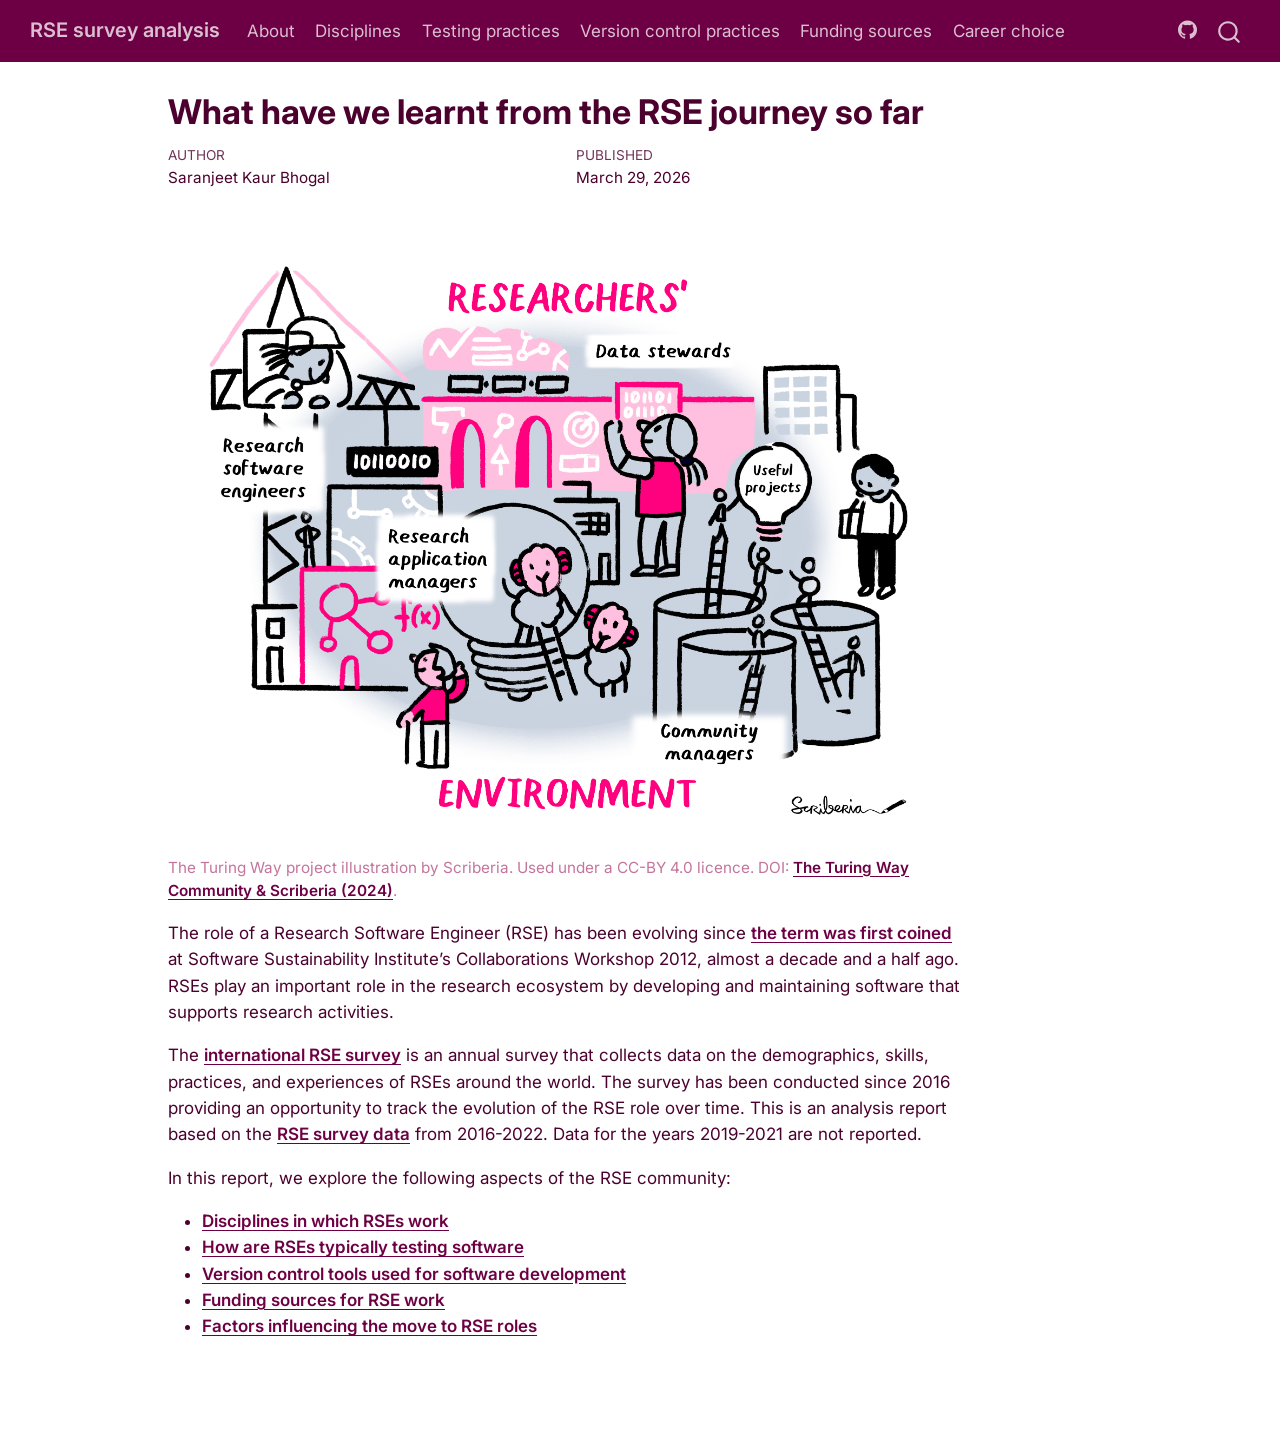
<file: index.html>
<!DOCTYPE html>
<html xmlns="http://www.w3.org/1999/xhtml" lang="en" xml:lang="en"><head>

<meta charset="utf-8">
<meta name="generator" content="quarto-1.9.36">

<meta name="viewport" content="width=device-width, initial-scale=1.0, user-scalable=yes">

<meta name="author" content="Saranjeet Kaur Bhogal">
<meta name="dcterms.date" content="2026-03-29">

<title>What have we learnt from the RSE journey so far – RSE survey analysis</title>
<style>
/* Default styles provided by pandoc.
** See https://pandoc.org/MANUAL.html#variables-for-html for config info.
*/
code{white-space: pre-wrap;}
span.smallcaps{font-variant: small-caps;}
div.columns{display: flex; gap: min(4vw, 1.5em);}
div.column{flex: auto; overflow-x: auto;}
div.hanging-indent{margin-left: 1.5em; text-indent: -1.5em;}
ul.task-list{list-style: none;}
ul.task-list li input[type="checkbox"] {
  width: 0.8em;
  margin: 0 0.8em 0.2em -1em; /* quarto-specific, see https://github.com/quarto-dev/quarto-cli/issues/4556 */ 
  vertical-align: middle;
}
</style>


<script src="site_libs/quarto-nav/quarto-nav.js"></script>
<script src="site_libs/quarto-nav/headroom.min.js"></script>
<script src="site_libs/clipboard/clipboard.min.js"></script>
<script src="site_libs/quarto-search/autocomplete.umd.js"></script>
<script src="site_libs/quarto-search/fuse.min.js"></script>
<script src="site_libs/quarto-search/quarto-search.js"></script>
<meta name="quarto:offset" content="./">
<script src="site_libs/quarto-html/quarto.js" type="module"></script>
<script src="site_libs/quarto-html/tabsets/tabsets.js" type="module"></script>
<script src="site_libs/quarto-html/popper.min.js"></script>
<script src="site_libs/quarto-html/tippy.umd.min.js"></script>
<script src="site_libs/quarto-html/anchor.min.js"></script>
<link href="site_libs/quarto-html/tippy.css" rel="stylesheet">
<link href="site_libs/quarto-html/quarto-syntax-highlighting-03a7fa63c066d32c082a9fb980bb0fa7.css" rel="stylesheet" class="quarto-color-scheme" id="quarto-text-highlighting-styles">
<link href="site_libs/quarto-html/quarto-syntax-highlighting-dark-ad4c53b191d7efefe095fb1b6208a05a.css" rel="stylesheet" class="quarto-color-scheme quarto-color-alternate" id="quarto-text-highlighting-styles">
<link href="site_libs/quarto-html/quarto-syntax-highlighting-03a7fa63c066d32c082a9fb980bb0fa7.css" rel="stylesheet" class="quarto-color-scheme-extra" id="quarto-text-highlighting-styles">
<script src="site_libs/bootstrap/bootstrap.min.js"></script>
<link href="site_libs/bootstrap/bootstrap-icons.css" rel="stylesheet">
<link href="site_libs/bootstrap/bootstrap-b75ac1ecbfc66c51b5b46fe2451bbc41.min.css" rel="stylesheet" append-hash="true" class="quarto-color-scheme" id="quarto-bootstrap" data-mode="light">
<link href="site_libs/bootstrap/bootstrap-dark-b75ac1ecbfc66c51b5b46fe2451bbc41.min.css" rel="stylesheet" append-hash="true" class="quarto-color-scheme quarto-color-alternate" id="quarto-bootstrap" data-mode="light">
<link href="site_libs/bootstrap/bootstrap-b75ac1ecbfc66c51b5b46fe2451bbc41.min.css" rel="stylesheet" append-hash="true" class="quarto-color-scheme-extra" id="quarto-bootstrap" data-mode="light">
<script id="quarto-search-options" type="application/json">{
  "location": "navbar",
  "copy-button": false,
  "collapse-after": 3,
  "panel-placement": "end",
  "type": "overlay",
  "limit": 50,
  "keyboard-shortcut": [
    "f",
    "/",
    "s"
  ],
  "show-item-context": false,
  "language": {
    "search-no-results-text": "No results",
    "search-matching-documents-text": "matching documents",
    "search-copy-link-title": "Copy link to search",
    "search-hide-matches-text": "Hide additional matches",
    "search-more-match-text": "more match in this document",
    "search-more-matches-text": "more matches in this document",
    "search-clear-button-title": "Clear",
    "search-text-placeholder": "",
    "search-detached-cancel-button-title": "Cancel",
    "search-submit-button-title": "Submit",
    "search-label": "Search"
  }
}</script>


</head>

<body class="nav-fixed quarto-light">

<div id="quarto-search-results"></div>
  <header id="quarto-header" class="headroom fixed-top">
    <nav class="navbar navbar-expand-lg " data-bs-theme="dark">
      <div class="navbar-container container-fluid">
      <div class="navbar-brand-container mx-auto">
    <a class="navbar-brand" href="./index.html">
    <span class="navbar-title">RSE survey analysis</span>
    </a>
  </div>
            <div id="quarto-search" class="" title="Search"></div>
          <button class="navbar-toggler" type="button" data-bs-toggle="collapse" data-bs-target="#navbarCollapse" aria-controls="navbarCollapse" role="menu" aria-expanded="false" aria-label="Toggle navigation" onclick="if (window.quartoToggleHeadroom) { window.quartoToggleHeadroom(); }">
  <span class="navbar-toggler-icon"></span>
</button>
          <div class="collapse navbar-collapse" id="navbarCollapse">
            <ul class="navbar-nav navbar-nav-scroll me-auto">
  <li class="nav-item">
    <a class="nav-link active" href="./index.html" aria-current="page"> 
<span class="menu-text">About</span></a>
  </li>  
  <li class="nav-item">
    <a class="nav-link" href="./disciplines.html"> 
<span class="menu-text">Disciplines</span></a>
  </li>  
  <li class="nav-item">
    <a class="nav-link" href="./testing.html"> 
<span class="menu-text">Testing practices</span></a>
  </li>  
  <li class="nav-item">
    <a class="nav-link" href="./version.html"> 
<span class="menu-text">Version control practices</span></a>
  </li>  
  <li class="nav-item">
    <a class="nav-link" href="./funding.html"> 
<span class="menu-text">Funding sources</span></a>
  </li>  
  <li class="nav-item">
    <a class="nav-link" href="./career_choice.html"> 
<span class="menu-text">Career choice</span></a>
  </li>  
</ul>
            <ul class="navbar-nav navbar-nav-scroll ms-auto">
  <li class="nav-item compact">
    <a class="nav-link" href="https://github.com/SaranjeetKaur/RSE_historical_analysis"> <i class="bi bi-github" role="img">
</i> 
<span class="menu-text"></span></a>
  </li>  
</ul>
          </div> <!-- /navcollapse -->
            <div class="quarto-navbar-tools">
</div>
      </div> <!-- /container-fluid -->
    </nav>
</header>
<!-- content -->
<div id="quarto-content" class="quarto-container page-columns page-rows-contents page-layout-article page-navbar">
<!-- sidebar -->
<!-- margin-sidebar -->
    <div id="quarto-margin-sidebar" class="sidebar margin-sidebar zindex-bottom">
        
    </div>
<!-- main -->
<main class="content" id="quarto-document-content">

<header id="title-block-header" class="quarto-title-block default">
<div class="quarto-title">
<h1 class="title">What have we learnt from the RSE journey so far</h1>
</div>



<div class="quarto-title-meta">

    <div>
    <div class="quarto-title-meta-heading">Author</div>
    <div class="quarto-title-meta-contents">
             <p>Saranjeet Kaur Bhogal </p>
          </div>
  </div>
    
    <div>
    <div class="quarto-title-meta-heading">Published</div>
    <div class="quarto-title-meta-contents">
      <p class="date">March 29, 2026</p>
    </div>
  </div>
  
    
  </div>
  


</header>


<div class="quarto-figure quarto-figure-center">
<figure class="figure">
<p><img src="fig/research_environment.jpg" class="img-fluid figure-img"></p>
<figcaption>The Turing Way project illustration by Scriberia. Used under a CC-BY 4.0 licence. DOI: <a href="https://doi.org/10.5281/ZENODO.3332807">The Turing Way Community &amp; Scriberia (2024)</a>.</figcaption>
</figure>
</div>
<p>The role of a Research Software Engineer (RSE) has been evolving since <a href="https://www.software.ac.uk/about/research-software-engineers">the term was first coined</a> at Software Sustainability Institute’s Collaborations Workshop 2012, almost a decade and a half ago. RSEs play an important role in the research ecosystem by developing and maintaining software that supports research activities.</p>
<p>The <a href="https://www.software.ac.uk/news/2026-international-rse-survey">international RSE survey</a> is an annual survey that collects data on the demographics, skills, practices, and experiences of RSEs around the world. The survey has been conducted since 2016 providing an opportunity to track the evolution of the RSE role over time. This is an analysis report based on the <a href="https://github.com/softwaresaved/RSE_survey_longitudinal/">RSE survey data</a> from 2016-2022. Data for the years 2019-2021 are not reported.</p>
<p>In this report, we explore the following aspects of the RSE community:</p>
<ul>
<li><a href="./disciplines.html">Disciplines in which RSEs work</a></li>
<li><a href="./testing.html">How are RSEs typically testing software</a></li>
<li><a href="./version.html">Version control tools used for software development</a></li>
<li><a href="./funding.html">Funding sources for RSE work</a></li>
<li><a href="./career_choice.html">Factors influencing the move to RSE roles</a></li>
</ul>



</main> <!-- /main -->
<script id="quarto-html-after-body" type="application/javascript">
  window.document.addEventListener("DOMContentLoaded", function (event) {
    const icon = "";
    const anchorJS = new window.AnchorJS();
    anchorJS.options = {
      placement: 'right',
      icon: icon
    };
    anchorJS.add('.anchored');
    const isCodeAnnotation = (el) => {
      for (const clz of el.classList) {
        if (clz.startsWith('code-annotation-')) {                     
          return true;
        }
      }
      return false;
    }
    const onCopySuccess = function(e) {
      // button target
      const button = e.trigger;
      // don't keep focus
      button.blur();
      // flash "checked"
      button.classList.add('code-copy-button-checked');
      var currentTitle = button.getAttribute("title");
      button.setAttribute("title", "Copied!");
      let tooltip;
      if (window.bootstrap) {
        button.setAttribute("data-bs-toggle", "tooltip");
        button.setAttribute("data-bs-placement", "left");
        button.setAttribute("data-bs-title", "Copied!");
        tooltip = new bootstrap.Tooltip(button, 
          { trigger: "manual", 
            customClass: "code-copy-button-tooltip",
            offset: [0, -8]});
        tooltip.show();    
      }
      setTimeout(function() {
        if (tooltip) {
          tooltip.hide();
          button.removeAttribute("data-bs-title");
          button.removeAttribute("data-bs-toggle");
          button.removeAttribute("data-bs-placement");
        }
        button.setAttribute("title", currentTitle);
        button.classList.remove('code-copy-button-checked');
      }, 1000);
      // clear code selection
      e.clearSelection();
    }
    const getTextToCopy = function(trigger) {
      const outerScaffold = trigger.parentElement.cloneNode(true);
      const codeEl = outerScaffold.querySelector('code');
      for (const childEl of codeEl.children) {
        if (isCodeAnnotation(childEl)) {
          childEl.remove();
        }
      }
      return codeEl.innerText;
    }
    const clipboard = new window.ClipboardJS('.code-copy-button:not([data-in-quarto-modal])', {
      text: getTextToCopy
    });
    clipboard.on('success', onCopySuccess);
    if (window.document.getElementById('quarto-embedded-source-code-modal')) {
      const clipboardModal = new window.ClipboardJS('.code-copy-button[data-in-quarto-modal]', {
        text: getTextToCopy,
        container: window.document.getElementById('quarto-embedded-source-code-modal')
      });
      clipboardModal.on('success', onCopySuccess);
    }
      var localhostRegex = new RegExp(/^(?:http|https):\/\/localhost\:?[0-9]*\//);
      var mailtoRegex = new RegExp(/^mailto:/);
        var filterRegex = new RegExp("https:\/\/SaranjeetKaur\.github\.io\/RSE_historical_analysis\/");
      var isInternal = (href) => {
          return filterRegex.test(href) || localhostRegex.test(href) || mailtoRegex.test(href);
      }
      // Inspect non-navigation links and adorn them if external
     var links = window.document.querySelectorAll('a[href]:not(.nav-link):not(.navbar-brand):not(.toc-action):not(.sidebar-link):not(.sidebar-item-toggle):not(.pagination-link):not(.no-external):not([aria-hidden]):not(.dropdown-item):not(.quarto-navigation-tool):not(.about-link)');
      for (var i=0; i<links.length; i++) {
        const link = links[i];
        if (!isInternal(link.href)) {
          // undo the damage that might have been done by quarto-nav.js in the case of
          // links that we want to consider external
          if (link.dataset.originalHref !== undefined) {
            link.href = link.dataset.originalHref;
          }
        }
      }
    function tippyHover(el, contentFn, onTriggerFn, onUntriggerFn) {
      const config = {
        allowHTML: true,
        maxWidth: 500,
        delay: 100,
        arrow: false,
        appendTo: function(el) {
            return el.parentElement;
        },
        interactive: true,
        interactiveBorder: 10,
        theme: 'quarto',
        placement: 'bottom-start',
      };
      if (contentFn) {
        config.content = contentFn;
      }
      if (onTriggerFn) {
        config.onTrigger = onTriggerFn;
      }
      if (onUntriggerFn) {
        config.onUntrigger = onUntriggerFn;
      }
      window.tippy(el, config); 
    }
    const noterefs = window.document.querySelectorAll('a[role="doc-noteref"]');
    for (var i=0; i<noterefs.length; i++) {
      const ref = noterefs[i];
      tippyHover(ref, function() {
        // use id or data attribute instead here
        let href = ref.getAttribute('data-footnote-href') || ref.getAttribute('href');
        try { href = new URL(href).hash; } catch {}
        const id = href.replace(/^#\/?/, "");
        const note = window.document.getElementById(id);
        if (note) {
          return note.innerHTML;
        } else {
          return "";
        }
      });
    }
    const xrefs = window.document.querySelectorAll('a.quarto-xref');
    const processXRef = (id, note) => {
      // Strip column container classes
      const stripColumnClz = (el) => {
        el.classList.remove("page-full", "page-columns");
        if (el.children) {
          for (const child of el.children) {
            stripColumnClz(child);
          }
        }
      }
      stripColumnClz(note)
      if (id === null || id.startsWith('sec-')) {
        // Special case sections, only their first couple elements
        const container = document.createElement("div");
        if (note.children && note.children.length > 2) {
          container.appendChild(note.children[0].cloneNode(true));
          for (let i = 1; i < note.children.length; i++) {
            const child = note.children[i];
            if (child.tagName === "P" && child.innerText === "") {
              continue;
            } else {
              container.appendChild(child.cloneNode(true));
              break;
            }
          }
          if (window.Quarto?.typesetMath) {
            window.Quarto.typesetMath(container);
          }
          return container.innerHTML
        } else {
          if (window.Quarto?.typesetMath) {
            window.Quarto.typesetMath(note);
          }
          return note.innerHTML;
        }
      } else {
        // Remove any anchor links if they are present
        const anchorLink = note.querySelector('a.anchorjs-link');
        if (anchorLink) {
          anchorLink.remove();
        }
        if (window.Quarto?.typesetMath) {
          window.Quarto.typesetMath(note);
        }
        if (note.classList.contains("callout")) {
          return note.outerHTML;
        } else {
          return note.innerHTML;
        }
      }
    }
    for (var i=0; i<xrefs.length; i++) {
      const xref = xrefs[i];
      tippyHover(xref, undefined, function(instance) {
        instance.disable();
        let url = xref.getAttribute('href');
        let hash = undefined; 
        if (url.startsWith('#')) {
          hash = url;
        } else {
          try { hash = new URL(url).hash; } catch {}
        }
        if (hash) {
          const id = hash.replace(/^#\/?/, "");
          const note = window.document.getElementById(id);
          if (note !== null) {
            try {
              const html = processXRef(id, note.cloneNode(true));
              instance.setContent(html);
            } finally {
              instance.enable();
              instance.show();
            }
          } else {
            // See if we can fetch this
            fetch(url.split('#')[0])
            .then(res => res.text())
            .then(html => {
              const parser = new DOMParser();
              const htmlDoc = parser.parseFromString(html, "text/html");
              const note = htmlDoc.getElementById(id);
              if (note !== null) {
                const html = processXRef(id, note);
                instance.setContent(html);
              } 
            }).finally(() => {
              instance.enable();
              instance.show();
            });
          }
        } else {
          // See if we can fetch a full url (with no hash to target)
          // This is a special case and we should probably do some content thinning / targeting
          fetch(url)
          .then(res => res.text())
          .then(html => {
            const parser = new DOMParser();
            const htmlDoc = parser.parseFromString(html, "text/html");
            const note = htmlDoc.querySelector('main.content');
            if (note !== null) {
              // This should only happen for chapter cross references
              // (since there is no id in the URL)
              // remove the first header
              if (note.children.length > 0 && note.children[0].tagName === "HEADER") {
                note.children[0].remove();
              }
              const html = processXRef(null, note);
              instance.setContent(html);
            } 
          }).finally(() => {
            instance.enable();
            instance.show();
          });
        }
      }, function(instance) {
      });
    }
        let selectedAnnoteEl;
        const selectorForAnnotation = ( cell, annotation) => {
          let cellAttr = 'data-code-cell="' + cell + '"';
          let lineAttr = 'data-code-annotation="' +  annotation + '"';
          const selector = 'span[' + cellAttr + '][' + lineAttr + ']';
          return selector;
        }
        const selectCodeLines = (annoteEl) => {
          const doc = window.document;
          const targetCell = annoteEl.getAttribute("data-target-cell");
          const targetAnnotation = annoteEl.getAttribute("data-target-annotation");
          const annoteSpan = window.document.querySelector(selectorForAnnotation(targetCell, targetAnnotation));
          const lines = annoteSpan.getAttribute("data-code-lines").split(",");
          const lineIds = lines.map((line) => {
            return targetCell + "-" + line;
          })
          let top = null;
          let height = null;
          let parent = null;
          if (lineIds.length > 0) {
              //compute the position of the single el (top and bottom and make a div)
              const el = window.document.getElementById(lineIds[0]);
              top = el.offsetTop;
              height = el.offsetHeight;
              parent = el.parentElement.parentElement;
            if (lineIds.length > 1) {
              const lastEl = window.document.getElementById(lineIds[lineIds.length - 1]);
              const bottom = lastEl.offsetTop + lastEl.offsetHeight;
              height = bottom - top;
            }
            if (top !== null && height !== null && parent !== null) {
              // cook up a div (if necessary) and position it 
              let div = window.document.getElementById("code-annotation-line-highlight");
              if (div === null) {
                div = window.document.createElement("div");
                div.setAttribute("id", "code-annotation-line-highlight");
                div.style.position = 'absolute';
                parent.appendChild(div);
              }
              div.style.top = top - 2 + "px";
              div.style.height = height + 4 + "px";
              div.style.left = 0;
              let gutterDiv = window.document.getElementById("code-annotation-line-highlight-gutter");
              if (gutterDiv === null) {
                gutterDiv = window.document.createElement("div");
                gutterDiv.setAttribute("id", "code-annotation-line-highlight-gutter");
                gutterDiv.style.position = 'absolute';
                const codeCell = window.document.getElementById(targetCell);
                const gutter = codeCell.querySelector('.code-annotation-gutter');
                gutter.appendChild(gutterDiv);
              }
              gutterDiv.style.top = top - 2 + "px";
              gutterDiv.style.height = height + 4 + "px";
            }
            selectedAnnoteEl = annoteEl;
          }
        };
        const unselectCodeLines = () => {
          const elementsIds = ["code-annotation-line-highlight", "code-annotation-line-highlight-gutter"];
          elementsIds.forEach((elId) => {
            const div = window.document.getElementById(elId);
            if (div) {
              div.remove();
            }
          });
          selectedAnnoteEl = undefined;
        };
          // Handle positioning of the toggle
      window.addEventListener(
        "resize",
        throttle(() => {
          elRect = undefined;
          if (selectedAnnoteEl) {
            selectCodeLines(selectedAnnoteEl);
          }
        }, 10)
      );
      function throttle(fn, ms) {
      let throttle = false;
      let timer;
        return (...args) => {
          if(!throttle) { // first call gets through
              fn.apply(this, args);
              throttle = true;
          } else { // all the others get throttled
              if(timer) clearTimeout(timer); // cancel #2
              timer = setTimeout(() => {
                fn.apply(this, args);
                timer = throttle = false;
              }, ms);
          }
        };
      }
        // Attach click handler to the DT
        const annoteDls = window.document.querySelectorAll('dt[data-target-cell]');
        for (const annoteDlNode of annoteDls) {
          annoteDlNode.addEventListener('click', (event) => {
            const clickedEl = event.target;
            if (clickedEl !== selectedAnnoteEl) {
              unselectCodeLines();
              const activeEl = window.document.querySelector('dt[data-target-cell].code-annotation-active');
              if (activeEl) {
                activeEl.classList.remove('code-annotation-active');
              }
              selectCodeLines(clickedEl);
              clickedEl.classList.add('code-annotation-active');
            } else {
              // Unselect the line
              unselectCodeLines();
              clickedEl.classList.remove('code-annotation-active');
            }
          });
        }
    const findCites = (el) => {
      const parentEl = el.parentElement;
      if (parentEl) {
        const cites = parentEl.dataset.cites;
        if (cites) {
          return {
            el,
            cites: cites.split(' ')
          };
        } else {
          return findCites(el.parentElement)
        }
      } else {
        return undefined;
      }
    };
    var bibliorefs = window.document.querySelectorAll('a[role="doc-biblioref"]');
    for (var i=0; i<bibliorefs.length; i++) {
      const ref = bibliorefs[i];
      const citeInfo = findCites(ref);
      if (citeInfo) {
        tippyHover(citeInfo.el, function() {
          var popup = window.document.createElement('div');
          citeInfo.cites.forEach(function(cite) {
            var citeDiv = window.document.createElement('div');
            citeDiv.classList.add('hanging-indent');
            citeDiv.classList.add('csl-entry');
            var biblioDiv = window.document.getElementById('ref-' + cite);
            if (biblioDiv) {
              citeDiv.innerHTML = biblioDiv.innerHTML;
            }
            popup.appendChild(citeDiv);
          });
          return popup.innerHTML;
        });
      }
    }
  });
  </script>
</div> <!-- /content -->




</body></html>
</file>
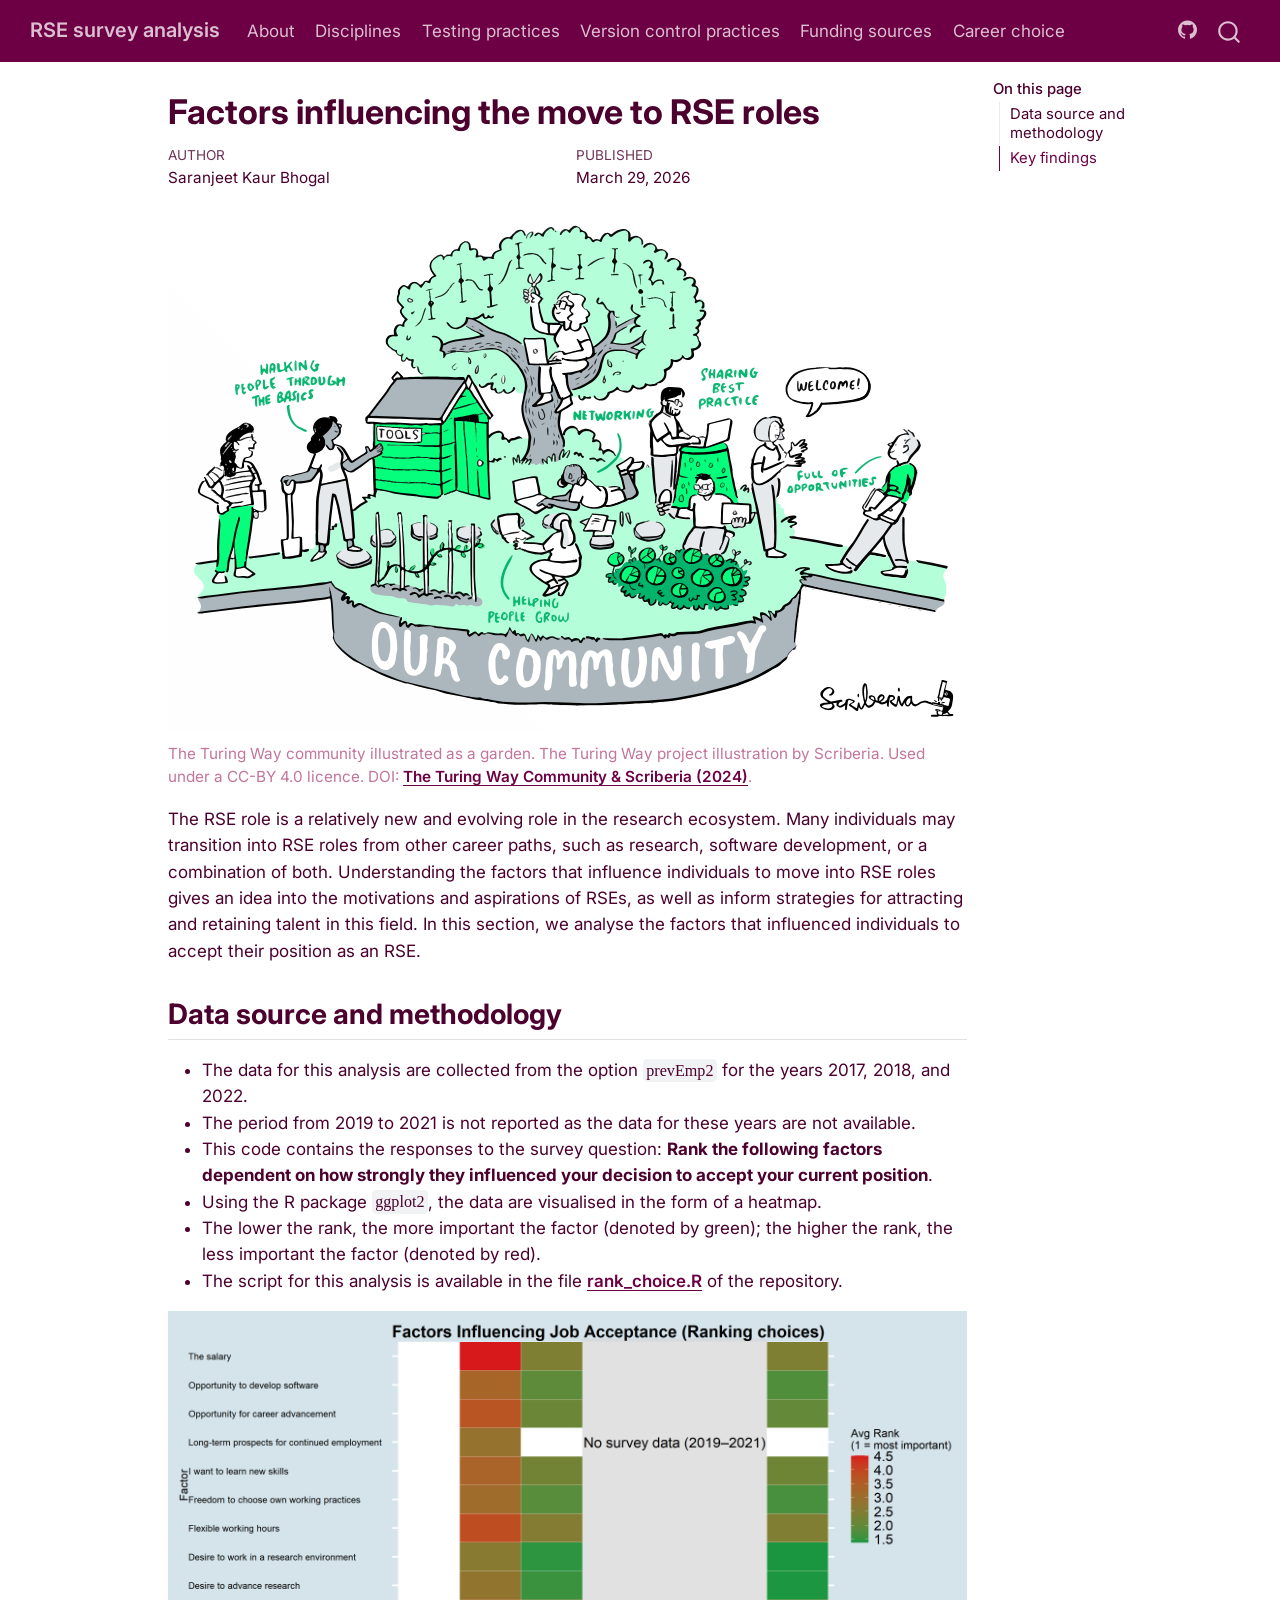
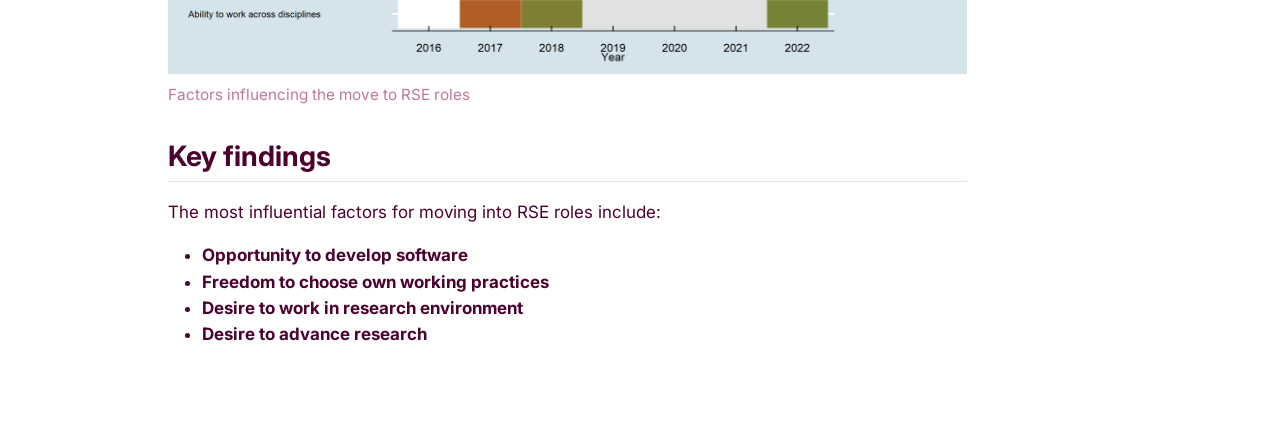
<file: career_choice.html>
<!DOCTYPE html>
<html xmlns="http://www.w3.org/1999/xhtml" lang="en" xml:lang="en"><head>

<meta charset="utf-8">
<meta name="generator" content="quarto-1.9.36">

<meta name="viewport" content="width=device-width, initial-scale=1.0, user-scalable=yes">

<meta name="author" content="Saranjeet Kaur Bhogal">
<meta name="dcterms.date" content="2026-03-29">

<title>Factors influencing the move to RSE roles – RSE survey analysis</title>
<style>
/* Default styles provided by pandoc.
** See https://pandoc.org/MANUAL.html#variables-for-html for config info.
*/
code{white-space: pre-wrap;}
span.smallcaps{font-variant: small-caps;}
div.columns{display: flex; gap: min(4vw, 1.5em);}
div.column{flex: auto; overflow-x: auto;}
div.hanging-indent{margin-left: 1.5em; text-indent: -1.5em;}
ul.task-list{list-style: none;}
ul.task-list li input[type="checkbox"] {
  width: 0.8em;
  margin: 0 0.8em 0.2em -1em; /* quarto-specific, see https://github.com/quarto-dev/quarto-cli/issues/4556 */ 
  vertical-align: middle;
}
</style>


<script src="site_libs/quarto-nav/quarto-nav.js"></script>
<script src="site_libs/quarto-nav/headroom.min.js"></script>
<script src="site_libs/clipboard/clipboard.min.js"></script>
<script src="site_libs/quarto-search/autocomplete.umd.js"></script>
<script src="site_libs/quarto-search/fuse.min.js"></script>
<script src="site_libs/quarto-search/quarto-search.js"></script>
<meta name="quarto:offset" content="./">
<script src="site_libs/quarto-html/quarto.js" type="module"></script>
<script src="site_libs/quarto-html/tabsets/tabsets.js" type="module"></script>
<script src="site_libs/quarto-html/popper.min.js"></script>
<script src="site_libs/quarto-html/tippy.umd.min.js"></script>
<script src="site_libs/quarto-html/anchor.min.js"></script>
<link href="site_libs/quarto-html/tippy.css" rel="stylesheet">
<link href="site_libs/quarto-html/quarto-syntax-highlighting-03a7fa63c066d32c082a9fb980bb0fa7.css" rel="stylesheet" class="quarto-color-scheme" id="quarto-text-highlighting-styles">
<link href="site_libs/quarto-html/quarto-syntax-highlighting-dark-ad4c53b191d7efefe095fb1b6208a05a.css" rel="stylesheet" class="quarto-color-scheme quarto-color-alternate" id="quarto-text-highlighting-styles">
<link href="site_libs/quarto-html/quarto-syntax-highlighting-03a7fa63c066d32c082a9fb980bb0fa7.css" rel="stylesheet" class="quarto-color-scheme-extra" id="quarto-text-highlighting-styles">
<script src="site_libs/bootstrap/bootstrap.min.js"></script>
<link href="site_libs/bootstrap/bootstrap-icons.css" rel="stylesheet">
<link href="site_libs/bootstrap/bootstrap-b75ac1ecbfc66c51b5b46fe2451bbc41.min.css" rel="stylesheet" append-hash="true" class="quarto-color-scheme" id="quarto-bootstrap" data-mode="light">
<link href="site_libs/bootstrap/bootstrap-dark-b75ac1ecbfc66c51b5b46fe2451bbc41.min.css" rel="stylesheet" append-hash="true" class="quarto-color-scheme quarto-color-alternate" id="quarto-bootstrap" data-mode="light">
<link href="site_libs/bootstrap/bootstrap-b75ac1ecbfc66c51b5b46fe2451bbc41.min.css" rel="stylesheet" append-hash="true" class="quarto-color-scheme-extra" id="quarto-bootstrap" data-mode="light">
<script id="quarto-search-options" type="application/json">{
  "location": "navbar",
  "copy-button": false,
  "collapse-after": 3,
  "panel-placement": "end",
  "type": "overlay",
  "limit": 50,
  "keyboard-shortcut": [
    "f",
    "/",
    "s"
  ],
  "show-item-context": false,
  "language": {
    "search-no-results-text": "No results",
    "search-matching-documents-text": "matching documents",
    "search-copy-link-title": "Copy link to search",
    "search-hide-matches-text": "Hide additional matches",
    "search-more-match-text": "more match in this document",
    "search-more-matches-text": "more matches in this document",
    "search-clear-button-title": "Clear",
    "search-text-placeholder": "",
    "search-detached-cancel-button-title": "Cancel",
    "search-submit-button-title": "Submit",
    "search-label": "Search"
  }
}</script>


</head>

<body class="nav-fixed quarto-light">

<div id="quarto-search-results"></div>
  <header id="quarto-header" class="headroom fixed-top">
    <nav class="navbar navbar-expand-lg " data-bs-theme="dark">
      <div class="navbar-container container-fluid">
      <div class="navbar-brand-container mx-auto">
    <a class="navbar-brand" href="./index.html">
    <span class="navbar-title">RSE survey analysis</span>
    </a>
  </div>
            <div id="quarto-search" class="" title="Search"></div>
          <button class="navbar-toggler" type="button" data-bs-toggle="collapse" data-bs-target="#navbarCollapse" aria-controls="navbarCollapse" role="menu" aria-expanded="false" aria-label="Toggle navigation" onclick="if (window.quartoToggleHeadroom) { window.quartoToggleHeadroom(); }">
  <span class="navbar-toggler-icon"></span>
</button>
          <div class="collapse navbar-collapse" id="navbarCollapse">
            <ul class="navbar-nav navbar-nav-scroll me-auto">
  <li class="nav-item">
    <a class="nav-link" href="./index.html"> 
<span class="menu-text">About</span></a>
  </li>  
  <li class="nav-item">
    <a class="nav-link" href="./disciplines.html"> 
<span class="menu-text">Disciplines</span></a>
  </li>  
  <li class="nav-item">
    <a class="nav-link" href="./testing.html"> 
<span class="menu-text">Testing practices</span></a>
  </li>  
  <li class="nav-item">
    <a class="nav-link" href="./version.html"> 
<span class="menu-text">Version control practices</span></a>
  </li>  
  <li class="nav-item">
    <a class="nav-link" href="./funding.html"> 
<span class="menu-text">Funding sources</span></a>
  </li>  
  <li class="nav-item">
    <a class="nav-link active" href="./career_choice.html" aria-current="page"> 
<span class="menu-text">Career choice</span></a>
  </li>  
</ul>
            <ul class="navbar-nav navbar-nav-scroll ms-auto">
  <li class="nav-item compact">
    <a class="nav-link" href="https://github.com/SaranjeetKaur/RSE_historical_analysis"> <i class="bi bi-github" role="img">
</i> 
<span class="menu-text"></span></a>
  </li>  
</ul>
          </div> <!-- /navcollapse -->
            <div class="quarto-navbar-tools">
</div>
      </div> <!-- /container-fluid -->
    </nav>
</header>
<!-- content -->
<div id="quarto-content" class="quarto-container page-columns page-rows-contents page-layout-article page-navbar">
<!-- sidebar -->
<!-- margin-sidebar -->
    <div id="quarto-margin-sidebar" class="sidebar margin-sidebar">
        <nav id="TOC" role="doc-toc" class="toc-active">
    <h2 id="toc-title">On this page</h2>
   
  <ul>
  <li><a href="#data-source-and-methodology" id="toc-data-source-and-methodology" class="nav-link active" data-scroll-target="#data-source-and-methodology">Data source and methodology</a></li>
  <li><a href="#key-findings" id="toc-key-findings" class="nav-link" data-scroll-target="#key-findings">Key findings</a></li>
  </ul>
</nav>
    </div>
<!-- main -->
<main class="content" id="quarto-document-content">

<header id="title-block-header" class="quarto-title-block default">
<div class="quarto-title">
<h1 class="title">Factors influencing the move to RSE roles</h1>
</div>



<div class="quarto-title-meta">

    <div>
    <div class="quarto-title-meta-heading">Author</div>
    <div class="quarto-title-meta-contents">
             <p>Saranjeet Kaur Bhogal </p>
          </div>
  </div>
    
    <div>
    <div class="quarto-title-meta-heading">Published</div>
    <div class="quarto-title-meta-contents">
      <p class="date">March 29, 2026</p>
    </div>
  </div>
  
    
  </div>
  


</header>


<div class="quarto-figure quarto-figure-center">
<figure class="figure">
<p><img src="fig/career_choice.svg" class="img-fluid figure-img"></p>
<figcaption>The Turing Way community illustrated as a garden. The Turing Way project illustration by Scriberia. Used under a CC-BY 4.0 licence. DOI: <a href="https://doi.org/10.5281/ZENODO.3332807">The Turing Way Community &amp; Scriberia (2024)</a>.</figcaption>
</figure>
</div>
<p>The RSE role is a relatively new and evolving role in the research ecosystem. Many individuals may transition into RSE roles from other career paths, such as research, software development, or a combination of both. Understanding the factors that influence individuals to move into RSE roles gives an idea into the motivations and aspirations of RSEs, as well as inform strategies for attracting and retaining talent in this field. In this section, we analyse the factors that influenced individuals to accept their position as an RSE.</p>
<section id="data-source-and-methodology" class="level2">
<h2 class="anchored" data-anchor-id="data-source-and-methodology">Data source and methodology</h2>
<ul>
<li>The data for this analysis are collected from the option <code>prevEmp2</code> for the years 2017, 2018, and 2022.</li>
<li>The period from 2019 to 2021 is not reported as the data for these years are not available.</li>
<li>This code contains the responses to the survey question: <strong>Rank the following factors dependent on how strongly they influenced your decision to accept your current position</strong>.</li>
<li>Using the R package <code>ggplot2</code>, the data are visualised in the form of a heatmap.</li>
<li>The lower the rank, the more important the factor (denoted by green); the higher the rank, the less important the factor (denoted by red).</li>
<li>The script for this analysis is available in the file <a href="https://github.com/SaranjeetKaur/RSE_historical_analysis/blob/main/src/rank_choice.R">rank_choice.R</a> of the repository.</li>
</ul>
<div class="quarto-figure quarto-figure-center">
<figure class="figure">
<p><img src="fig/rank_choice.png" class="img-fluid figure-img"></p>
<figcaption>Factors influencing the move to RSE roles</figcaption>
</figure>
</div>
</section>
<section id="key-findings" class="level2">
<h2 class="anchored" data-anchor-id="key-findings">Key findings</h2>
<p>The most influential factors for moving into RSE roles include:</p>
<ul>
<li><strong>Opportunity to develop software</strong></li>
<li><strong>Freedom to choose own working practices</strong></li>
<li><strong>Desire to work in research environment</strong></li>
<li><strong>Desire to advance research</strong></li>
</ul>


</section>

</main> <!-- /main -->
<script id="quarto-html-after-body" type="application/javascript">
  window.document.addEventListener("DOMContentLoaded", function (event) {
    const icon = "";
    const anchorJS = new window.AnchorJS();
    anchorJS.options = {
      placement: 'right',
      icon: icon
    };
    anchorJS.add('.anchored');
    const isCodeAnnotation = (el) => {
      for (const clz of el.classList) {
        if (clz.startsWith('code-annotation-')) {                     
          return true;
        }
      }
      return false;
    }
    const onCopySuccess = function(e) {
      // button target
      const button = e.trigger;
      // don't keep focus
      button.blur();
      // flash "checked"
      button.classList.add('code-copy-button-checked');
      var currentTitle = button.getAttribute("title");
      button.setAttribute("title", "Copied!");
      let tooltip;
      if (window.bootstrap) {
        button.setAttribute("data-bs-toggle", "tooltip");
        button.setAttribute("data-bs-placement", "left");
        button.setAttribute("data-bs-title", "Copied!");
        tooltip = new bootstrap.Tooltip(button, 
          { trigger: "manual", 
            customClass: "code-copy-button-tooltip",
            offset: [0, -8]});
        tooltip.show();    
      }
      setTimeout(function() {
        if (tooltip) {
          tooltip.hide();
          button.removeAttribute("data-bs-title");
          button.removeAttribute("data-bs-toggle");
          button.removeAttribute("data-bs-placement");
        }
        button.setAttribute("title", currentTitle);
        button.classList.remove('code-copy-button-checked');
      }, 1000);
      // clear code selection
      e.clearSelection();
    }
    const getTextToCopy = function(trigger) {
      const outerScaffold = trigger.parentElement.cloneNode(true);
      const codeEl = outerScaffold.querySelector('code');
      for (const childEl of codeEl.children) {
        if (isCodeAnnotation(childEl)) {
          childEl.remove();
        }
      }
      return codeEl.innerText;
    }
    const clipboard = new window.ClipboardJS('.code-copy-button:not([data-in-quarto-modal])', {
      text: getTextToCopy
    });
    clipboard.on('success', onCopySuccess);
    if (window.document.getElementById('quarto-embedded-source-code-modal')) {
      const clipboardModal = new window.ClipboardJS('.code-copy-button[data-in-quarto-modal]', {
        text: getTextToCopy,
        container: window.document.getElementById('quarto-embedded-source-code-modal')
      });
      clipboardModal.on('success', onCopySuccess);
    }
      var localhostRegex = new RegExp(/^(?:http|https):\/\/localhost\:?[0-9]*\//);
      var mailtoRegex = new RegExp(/^mailto:/);
        var filterRegex = new RegExp("https:\/\/SaranjeetKaur\.github\.io\/RSE_historical_analysis\/");
      var isInternal = (href) => {
          return filterRegex.test(href) || localhostRegex.test(href) || mailtoRegex.test(href);
      }
      // Inspect non-navigation links and adorn them if external
     var links = window.document.querySelectorAll('a[href]:not(.nav-link):not(.navbar-brand):not(.toc-action):not(.sidebar-link):not(.sidebar-item-toggle):not(.pagination-link):not(.no-external):not([aria-hidden]):not(.dropdown-item):not(.quarto-navigation-tool):not(.about-link)');
      for (var i=0; i<links.length; i++) {
        const link = links[i];
        if (!isInternal(link.href)) {
          // undo the damage that might have been done by quarto-nav.js in the case of
          // links that we want to consider external
          if (link.dataset.originalHref !== undefined) {
            link.href = link.dataset.originalHref;
          }
        }
      }
    function tippyHover(el, contentFn, onTriggerFn, onUntriggerFn) {
      const config = {
        allowHTML: true,
        maxWidth: 500,
        delay: 100,
        arrow: false,
        appendTo: function(el) {
            return el.parentElement;
        },
        interactive: true,
        interactiveBorder: 10,
        theme: 'quarto',
        placement: 'bottom-start',
      };
      if (contentFn) {
        config.content = contentFn;
      }
      if (onTriggerFn) {
        config.onTrigger = onTriggerFn;
      }
      if (onUntriggerFn) {
        config.onUntrigger = onUntriggerFn;
      }
      window.tippy(el, config); 
    }
    const noterefs = window.document.querySelectorAll('a[role="doc-noteref"]');
    for (var i=0; i<noterefs.length; i++) {
      const ref = noterefs[i];
      tippyHover(ref, function() {
        // use id or data attribute instead here
        let href = ref.getAttribute('data-footnote-href') || ref.getAttribute('href');
        try { href = new URL(href).hash; } catch {}
        const id = href.replace(/^#\/?/, "");
        const note = window.document.getElementById(id);
        if (note) {
          return note.innerHTML;
        } else {
          return "";
        }
      });
    }
    const xrefs = window.document.querySelectorAll('a.quarto-xref');
    const processXRef = (id, note) => {
      // Strip column container classes
      const stripColumnClz = (el) => {
        el.classList.remove("page-full", "page-columns");
        if (el.children) {
          for (const child of el.children) {
            stripColumnClz(child);
          }
        }
      }
      stripColumnClz(note)
      if (id === null || id.startsWith('sec-')) {
        // Special case sections, only their first couple elements
        const container = document.createElement("div");
        if (note.children && note.children.length > 2) {
          container.appendChild(note.children[0].cloneNode(true));
          for (let i = 1; i < note.children.length; i++) {
            const child = note.children[i];
            if (child.tagName === "P" && child.innerText === "") {
              continue;
            } else {
              container.appendChild(child.cloneNode(true));
              break;
            }
          }
          if (window.Quarto?.typesetMath) {
            window.Quarto.typesetMath(container);
          }
          return container.innerHTML
        } else {
          if (window.Quarto?.typesetMath) {
            window.Quarto.typesetMath(note);
          }
          return note.innerHTML;
        }
      } else {
        // Remove any anchor links if they are present
        const anchorLink = note.querySelector('a.anchorjs-link');
        if (anchorLink) {
          anchorLink.remove();
        }
        if (window.Quarto?.typesetMath) {
          window.Quarto.typesetMath(note);
        }
        if (note.classList.contains("callout")) {
          return note.outerHTML;
        } else {
          return note.innerHTML;
        }
      }
    }
    for (var i=0; i<xrefs.length; i++) {
      const xref = xrefs[i];
      tippyHover(xref, undefined, function(instance) {
        instance.disable();
        let url = xref.getAttribute('href');
        let hash = undefined; 
        if (url.startsWith('#')) {
          hash = url;
        } else {
          try { hash = new URL(url).hash; } catch {}
        }
        if (hash) {
          const id = hash.replace(/^#\/?/, "");
          const note = window.document.getElementById(id);
          if (note !== null) {
            try {
              const html = processXRef(id, note.cloneNode(true));
              instance.setContent(html);
            } finally {
              instance.enable();
              instance.show();
            }
          } else {
            // See if we can fetch this
            fetch(url.split('#')[0])
            .then(res => res.text())
            .then(html => {
              const parser = new DOMParser();
              const htmlDoc = parser.parseFromString(html, "text/html");
              const note = htmlDoc.getElementById(id);
              if (note !== null) {
                const html = processXRef(id, note);
                instance.setContent(html);
              } 
            }).finally(() => {
              instance.enable();
              instance.show();
            });
          }
        } else {
          // See if we can fetch a full url (with no hash to target)
          // This is a special case and we should probably do some content thinning / targeting
          fetch(url)
          .then(res => res.text())
          .then(html => {
            const parser = new DOMParser();
            const htmlDoc = parser.parseFromString(html, "text/html");
            const note = htmlDoc.querySelector('main.content');
            if (note !== null) {
              // This should only happen for chapter cross references
              // (since there is no id in the URL)
              // remove the first header
              if (note.children.length > 0 && note.children[0].tagName === "HEADER") {
                note.children[0].remove();
              }
              const html = processXRef(null, note);
              instance.setContent(html);
            } 
          }).finally(() => {
            instance.enable();
            instance.show();
          });
        }
      }, function(instance) {
      });
    }
        let selectedAnnoteEl;
        const selectorForAnnotation = ( cell, annotation) => {
          let cellAttr = 'data-code-cell="' + cell + '"';
          let lineAttr = 'data-code-annotation="' +  annotation + '"';
          const selector = 'span[' + cellAttr + '][' + lineAttr + ']';
          return selector;
        }
        const selectCodeLines = (annoteEl) => {
          const doc = window.document;
          const targetCell = annoteEl.getAttribute("data-target-cell");
          const targetAnnotation = annoteEl.getAttribute("data-target-annotation");
          const annoteSpan = window.document.querySelector(selectorForAnnotation(targetCell, targetAnnotation));
          const lines = annoteSpan.getAttribute("data-code-lines").split(",");
          const lineIds = lines.map((line) => {
            return targetCell + "-" + line;
          })
          let top = null;
          let height = null;
          let parent = null;
          if (lineIds.length > 0) {
              //compute the position of the single el (top and bottom and make a div)
              const el = window.document.getElementById(lineIds[0]);
              top = el.offsetTop;
              height = el.offsetHeight;
              parent = el.parentElement.parentElement;
            if (lineIds.length > 1) {
              const lastEl = window.document.getElementById(lineIds[lineIds.length - 1]);
              const bottom = lastEl.offsetTop + lastEl.offsetHeight;
              height = bottom - top;
            }
            if (top !== null && height !== null && parent !== null) {
              // cook up a div (if necessary) and position it 
              let div = window.document.getElementById("code-annotation-line-highlight");
              if (div === null) {
                div = window.document.createElement("div");
                div.setAttribute("id", "code-annotation-line-highlight");
                div.style.position = 'absolute';
                parent.appendChild(div);
              }
              div.style.top = top - 2 + "px";
              div.style.height = height + 4 + "px";
              div.style.left = 0;
              let gutterDiv = window.document.getElementById("code-annotation-line-highlight-gutter");
              if (gutterDiv === null) {
                gutterDiv = window.document.createElement("div");
                gutterDiv.setAttribute("id", "code-annotation-line-highlight-gutter");
                gutterDiv.style.position = 'absolute';
                const codeCell = window.document.getElementById(targetCell);
                const gutter = codeCell.querySelector('.code-annotation-gutter');
                gutter.appendChild(gutterDiv);
              }
              gutterDiv.style.top = top - 2 + "px";
              gutterDiv.style.height = height + 4 + "px";
            }
            selectedAnnoteEl = annoteEl;
          }
        };
        const unselectCodeLines = () => {
          const elementsIds = ["code-annotation-line-highlight", "code-annotation-line-highlight-gutter"];
          elementsIds.forEach((elId) => {
            const div = window.document.getElementById(elId);
            if (div) {
              div.remove();
            }
          });
          selectedAnnoteEl = undefined;
        };
          // Handle positioning of the toggle
      window.addEventListener(
        "resize",
        throttle(() => {
          elRect = undefined;
          if (selectedAnnoteEl) {
            selectCodeLines(selectedAnnoteEl);
          }
        }, 10)
      );
      function throttle(fn, ms) {
      let throttle = false;
      let timer;
        return (...args) => {
          if(!throttle) { // first call gets through
              fn.apply(this, args);
              throttle = true;
          } else { // all the others get throttled
              if(timer) clearTimeout(timer); // cancel #2
              timer = setTimeout(() => {
                fn.apply(this, args);
                timer = throttle = false;
              }, ms);
          }
        };
      }
        // Attach click handler to the DT
        const annoteDls = window.document.querySelectorAll('dt[data-target-cell]');
        for (const annoteDlNode of annoteDls) {
          annoteDlNode.addEventListener('click', (event) => {
            const clickedEl = event.target;
            if (clickedEl !== selectedAnnoteEl) {
              unselectCodeLines();
              const activeEl = window.document.querySelector('dt[data-target-cell].code-annotation-active');
              if (activeEl) {
                activeEl.classList.remove('code-annotation-active');
              }
              selectCodeLines(clickedEl);
              clickedEl.classList.add('code-annotation-active');
            } else {
              // Unselect the line
              unselectCodeLines();
              clickedEl.classList.remove('code-annotation-active');
            }
          });
        }
    const findCites = (el) => {
      const parentEl = el.parentElement;
      if (parentEl) {
        const cites = parentEl.dataset.cites;
        if (cites) {
          return {
            el,
            cites: cites.split(' ')
          };
        } else {
          return findCites(el.parentElement)
        }
      } else {
        return undefined;
      }
    };
    var bibliorefs = window.document.querySelectorAll('a[role="doc-biblioref"]');
    for (var i=0; i<bibliorefs.length; i++) {
      const ref = bibliorefs[i];
      const citeInfo = findCites(ref);
      if (citeInfo) {
        tippyHover(citeInfo.el, function() {
          var popup = window.document.createElement('div');
          citeInfo.cites.forEach(function(cite) {
            var citeDiv = window.document.createElement('div');
            citeDiv.classList.add('hanging-indent');
            citeDiv.classList.add('csl-entry');
            var biblioDiv = window.document.getElementById('ref-' + cite);
            if (biblioDiv) {
              citeDiv.innerHTML = biblioDiv.innerHTML;
            }
            popup.appendChild(citeDiv);
          });
          return popup.innerHTML;
        });
      }
    }
  });
  </script>
</div> <!-- /content -->




</body></html>
</file>
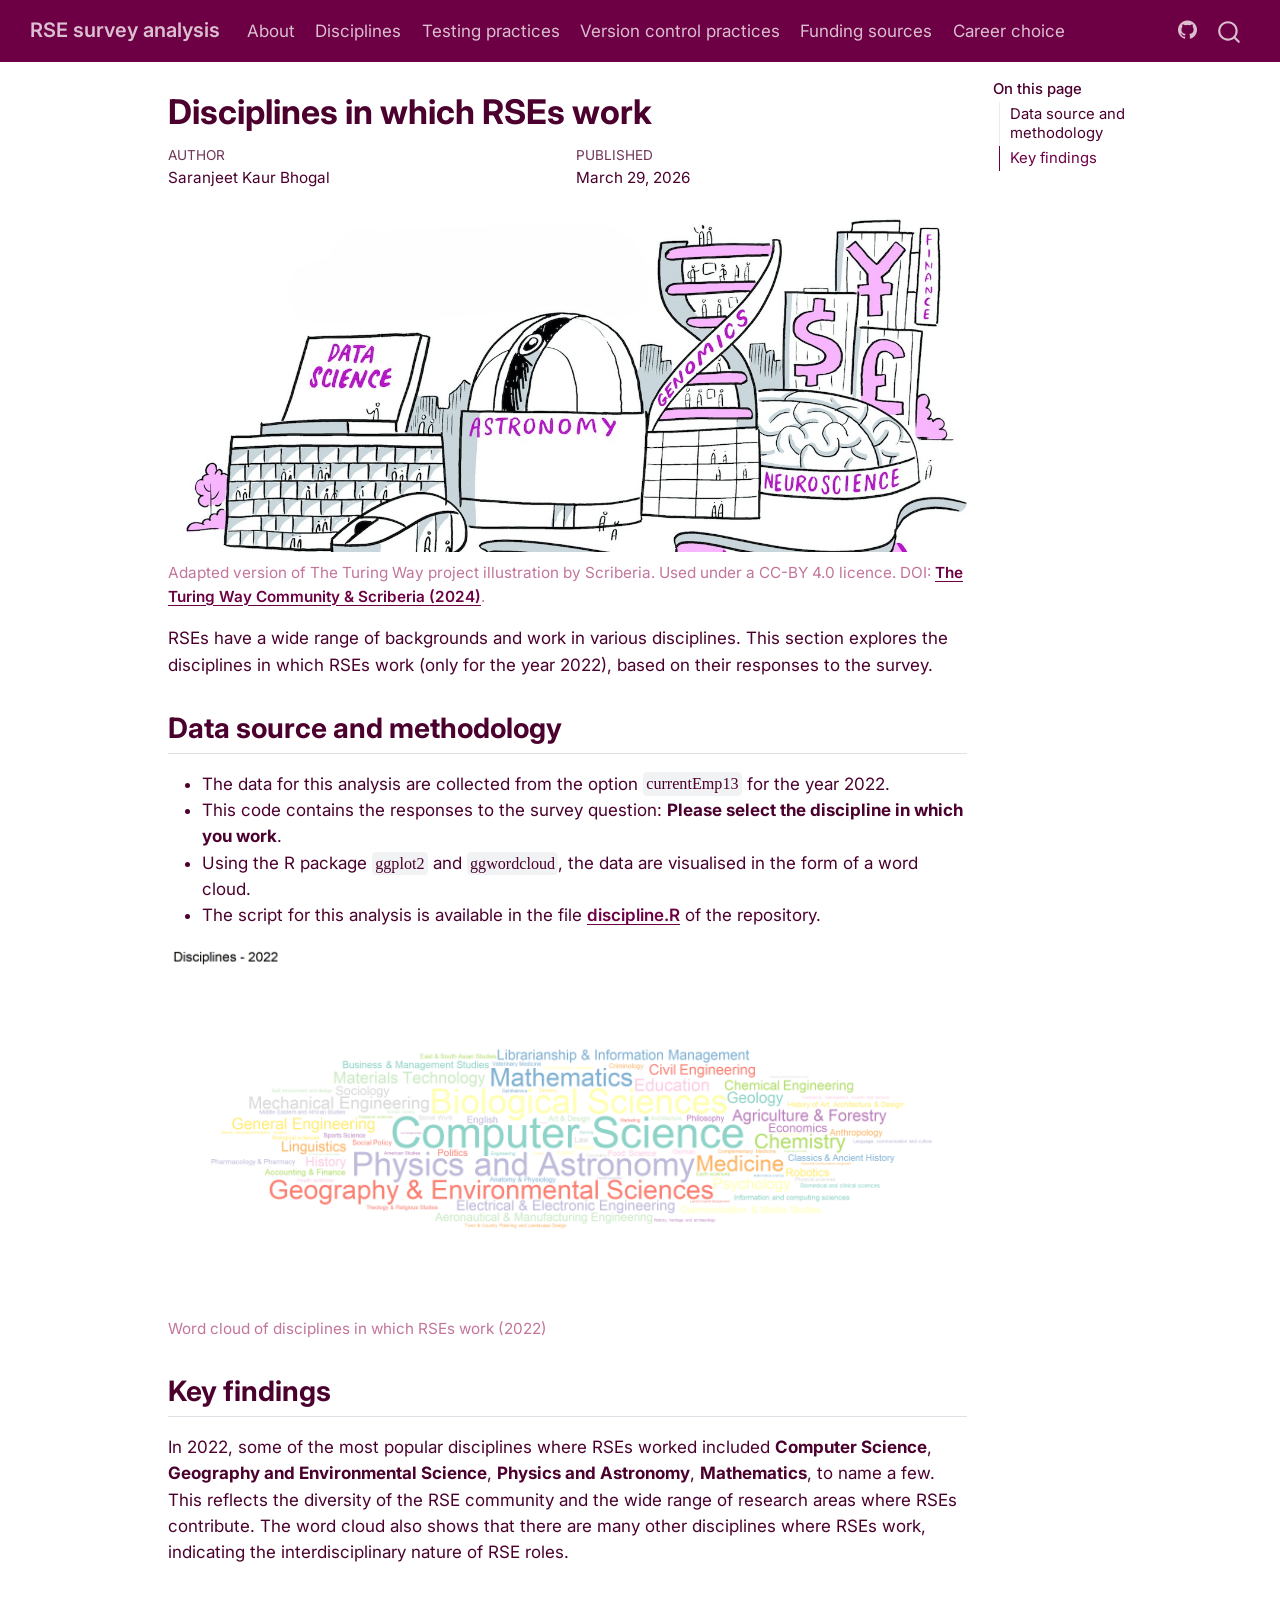
<file: disciplines.html>
<!DOCTYPE html>
<html xmlns="http://www.w3.org/1999/xhtml" lang="en" xml:lang="en"><head>

<meta charset="utf-8">
<meta name="generator" content="quarto-1.9.36">

<meta name="viewport" content="width=device-width, initial-scale=1.0, user-scalable=yes">

<meta name="author" content="Saranjeet Kaur Bhogal">
<meta name="dcterms.date" content="2026-03-29">

<title>Disciplines in which RSEs work – RSE survey analysis</title>
<style>
/* Default styles provided by pandoc.
** See https://pandoc.org/MANUAL.html#variables-for-html for config info.
*/
code{white-space: pre-wrap;}
span.smallcaps{font-variant: small-caps;}
div.columns{display: flex; gap: min(4vw, 1.5em);}
div.column{flex: auto; overflow-x: auto;}
div.hanging-indent{margin-left: 1.5em; text-indent: -1.5em;}
ul.task-list{list-style: none;}
ul.task-list li input[type="checkbox"] {
  width: 0.8em;
  margin: 0 0.8em 0.2em -1em; /* quarto-specific, see https://github.com/quarto-dev/quarto-cli/issues/4556 */ 
  vertical-align: middle;
}
</style>


<script src="site_libs/quarto-nav/quarto-nav.js"></script>
<script src="site_libs/quarto-nav/headroom.min.js"></script>
<script src="site_libs/clipboard/clipboard.min.js"></script>
<script src="site_libs/quarto-search/autocomplete.umd.js"></script>
<script src="site_libs/quarto-search/fuse.min.js"></script>
<script src="site_libs/quarto-search/quarto-search.js"></script>
<meta name="quarto:offset" content="./">
<script src="site_libs/quarto-html/quarto.js" type="module"></script>
<script src="site_libs/quarto-html/tabsets/tabsets.js" type="module"></script>
<script src="site_libs/quarto-html/popper.min.js"></script>
<script src="site_libs/quarto-html/tippy.umd.min.js"></script>
<script src="site_libs/quarto-html/anchor.min.js"></script>
<link href="site_libs/quarto-html/tippy.css" rel="stylesheet">
<link href="site_libs/quarto-html/quarto-syntax-highlighting-03a7fa63c066d32c082a9fb980bb0fa7.css" rel="stylesheet" class="quarto-color-scheme" id="quarto-text-highlighting-styles">
<link href="site_libs/quarto-html/quarto-syntax-highlighting-dark-ad4c53b191d7efefe095fb1b6208a05a.css" rel="stylesheet" class="quarto-color-scheme quarto-color-alternate" id="quarto-text-highlighting-styles">
<link href="site_libs/quarto-html/quarto-syntax-highlighting-03a7fa63c066d32c082a9fb980bb0fa7.css" rel="stylesheet" class="quarto-color-scheme-extra" id="quarto-text-highlighting-styles">
<script src="site_libs/bootstrap/bootstrap.min.js"></script>
<link href="site_libs/bootstrap/bootstrap-icons.css" rel="stylesheet">
<link href="site_libs/bootstrap/bootstrap-b75ac1ecbfc66c51b5b46fe2451bbc41.min.css" rel="stylesheet" append-hash="true" class="quarto-color-scheme" id="quarto-bootstrap" data-mode="light">
<link href="site_libs/bootstrap/bootstrap-dark-b75ac1ecbfc66c51b5b46fe2451bbc41.min.css" rel="stylesheet" append-hash="true" class="quarto-color-scheme quarto-color-alternate" id="quarto-bootstrap" data-mode="light">
<link href="site_libs/bootstrap/bootstrap-b75ac1ecbfc66c51b5b46fe2451bbc41.min.css" rel="stylesheet" append-hash="true" class="quarto-color-scheme-extra" id="quarto-bootstrap" data-mode="light">
<script id="quarto-search-options" type="application/json">{
  "location": "navbar",
  "copy-button": false,
  "collapse-after": 3,
  "panel-placement": "end",
  "type": "overlay",
  "limit": 50,
  "keyboard-shortcut": [
    "f",
    "/",
    "s"
  ],
  "show-item-context": false,
  "language": {
    "search-no-results-text": "No results",
    "search-matching-documents-text": "matching documents",
    "search-copy-link-title": "Copy link to search",
    "search-hide-matches-text": "Hide additional matches",
    "search-more-match-text": "more match in this document",
    "search-more-matches-text": "more matches in this document",
    "search-clear-button-title": "Clear",
    "search-text-placeholder": "",
    "search-detached-cancel-button-title": "Cancel",
    "search-submit-button-title": "Submit",
    "search-label": "Search"
  }
}</script>


</head>

<body class="nav-fixed quarto-light">

<div id="quarto-search-results"></div>
  <header id="quarto-header" class="headroom fixed-top">
    <nav class="navbar navbar-expand-lg " data-bs-theme="dark">
      <div class="navbar-container container-fluid">
      <div class="navbar-brand-container mx-auto">
    <a class="navbar-brand" href="./index.html">
    <span class="navbar-title">RSE survey analysis</span>
    </a>
  </div>
            <div id="quarto-search" class="" title="Search"></div>
          <button class="navbar-toggler" type="button" data-bs-toggle="collapse" data-bs-target="#navbarCollapse" aria-controls="navbarCollapse" role="menu" aria-expanded="false" aria-label="Toggle navigation" onclick="if (window.quartoToggleHeadroom) { window.quartoToggleHeadroom(); }">
  <span class="navbar-toggler-icon"></span>
</button>
          <div class="collapse navbar-collapse" id="navbarCollapse">
            <ul class="navbar-nav navbar-nav-scroll me-auto">
  <li class="nav-item">
    <a class="nav-link" href="./index.html"> 
<span class="menu-text">About</span></a>
  </li>  
  <li class="nav-item">
    <a class="nav-link active" href="./disciplines.html" aria-current="page"> 
<span class="menu-text">Disciplines</span></a>
  </li>  
  <li class="nav-item">
    <a class="nav-link" href="./testing.html"> 
<span class="menu-text">Testing practices</span></a>
  </li>  
  <li class="nav-item">
    <a class="nav-link" href="./version.html"> 
<span class="menu-text">Version control practices</span></a>
  </li>  
  <li class="nav-item">
    <a class="nav-link" href="./funding.html"> 
<span class="menu-text">Funding sources</span></a>
  </li>  
  <li class="nav-item">
    <a class="nav-link" href="./career_choice.html"> 
<span class="menu-text">Career choice</span></a>
  </li>  
</ul>
            <ul class="navbar-nav navbar-nav-scroll ms-auto">
  <li class="nav-item compact">
    <a class="nav-link" href="https://github.com/SaranjeetKaur/RSE_historical_analysis"> <i class="bi bi-github" role="img">
</i> 
<span class="menu-text"></span></a>
  </li>  
</ul>
          </div> <!-- /navcollapse -->
            <div class="quarto-navbar-tools">
</div>
      </div> <!-- /container-fluid -->
    </nav>
</header>
<!-- content -->
<div id="quarto-content" class="quarto-container page-columns page-rows-contents page-layout-article page-navbar">
<!-- sidebar -->
<!-- margin-sidebar -->
    <div id="quarto-margin-sidebar" class="sidebar margin-sidebar">
        <nav id="TOC" role="doc-toc" class="toc-active">
    <h2 id="toc-title">On this page</h2>
   
  <ul>
  <li><a href="#data-source-and-methodology" id="toc-data-source-and-methodology" class="nav-link active" data-scroll-target="#data-source-and-methodology">Data source and methodology</a></li>
  <li><a href="#key-findings" id="toc-key-findings" class="nav-link" data-scroll-target="#key-findings">Key findings</a></li>
  </ul>
</nav>
    </div>
<!-- main -->
<main class="content" id="quarto-document-content">

<header id="title-block-header" class="quarto-title-block default">
<div class="quarto-title">
<h1 class="title">Disciplines in which RSEs work</h1>
</div>



<div class="quarto-title-meta">

    <div>
    <div class="quarto-title-meta-heading">Author</div>
    <div class="quarto-title-meta-contents">
             <p>Saranjeet Kaur Bhogal </p>
          </div>
  </div>
    
    <div>
    <div class="quarto-title-meta-heading">Published</div>
    <div class="quarto-title-meta-contents">
      <p class="date">March 29, 2026</p>
    </div>
  </div>
  
    
  </div>
  


</header>


<div class="quarto-figure quarto-figure-center">
<figure class="figure">
<p><img src="fig/domains.jpg" class="img-fluid figure-img"></p>
<figcaption>Adapted version of The Turing Way project illustration by Scriberia. Used under a CC-BY 4.0 licence. DOI: <a href="https://doi.org/10.5281/ZENODO.3332807">The Turing Way Community &amp; Scriberia (2024)</a>.</figcaption>
</figure>
</div>
<p>RSEs have a wide range of backgrounds and work in various disciplines. This section explores the disciplines in which RSEs work (only for the year 2022), based on their responses to the survey.</p>
<section id="data-source-and-methodology" class="level2">
<h2 class="anchored" data-anchor-id="data-source-and-methodology">Data source and methodology</h2>
<ul>
<li>The data for this analysis are collected from the option <code>currentEmp13</code> for the year 2022.</li>
<li>This code contains the responses to the survey question: <strong>Please select the discipline in which you work</strong>.</li>
<li>Using the R package <code>ggplot2</code> and <code>ggwordcloud</code>, the data are visualised in the form of a word cloud.</li>
<li>The script for this analysis is available in the file <a href="https://github.com/SaranjeetKaur/RSE_historical_analysis/blob/main/src/discipline.R">discipline.R</a> of the repository.</li>
</ul>
<div class="quarto-figure quarto-figure-center">
<figure class="figure">
<p><img src="fig/discipline.png" class="img-fluid figure-img"></p>
<figcaption>Word cloud of disciplines in which RSEs work (2022)</figcaption>
</figure>
</div>
</section>
<section id="key-findings" class="level2">
<h2 class="anchored" data-anchor-id="key-findings">Key findings</h2>
<p>In 2022, some of the most popular disciplines where RSEs worked included <strong>Computer Science</strong>, <strong>Geography and Environmental Science</strong>, <strong>Physics and Astronomy</strong>, <strong>Mathematics</strong>, to name a few. This reflects the diversity of the RSE community and the wide range of research areas where RSEs contribute. The word cloud also shows that there are many other disciplines where RSEs work, indicating the interdisciplinary nature of RSE roles.</p>


</section>

</main> <!-- /main -->
<script id="quarto-html-after-body" type="application/javascript">
  window.document.addEventListener("DOMContentLoaded", function (event) {
    const icon = "";
    const anchorJS = new window.AnchorJS();
    anchorJS.options = {
      placement: 'right',
      icon: icon
    };
    anchorJS.add('.anchored');
    const isCodeAnnotation = (el) => {
      for (const clz of el.classList) {
        if (clz.startsWith('code-annotation-')) {                     
          return true;
        }
      }
      return false;
    }
    const onCopySuccess = function(e) {
      // button target
      const button = e.trigger;
      // don't keep focus
      button.blur();
      // flash "checked"
      button.classList.add('code-copy-button-checked');
      var currentTitle = button.getAttribute("title");
      button.setAttribute("title", "Copied!");
      let tooltip;
      if (window.bootstrap) {
        button.setAttribute("data-bs-toggle", "tooltip");
        button.setAttribute("data-bs-placement", "left");
        button.setAttribute("data-bs-title", "Copied!");
        tooltip = new bootstrap.Tooltip(button, 
          { trigger: "manual", 
            customClass: "code-copy-button-tooltip",
            offset: [0, -8]});
        tooltip.show();    
      }
      setTimeout(function() {
        if (tooltip) {
          tooltip.hide();
          button.removeAttribute("data-bs-title");
          button.removeAttribute("data-bs-toggle");
          button.removeAttribute("data-bs-placement");
        }
        button.setAttribute("title", currentTitle);
        button.classList.remove('code-copy-button-checked');
      }, 1000);
      // clear code selection
      e.clearSelection();
    }
    const getTextToCopy = function(trigger) {
      const outerScaffold = trigger.parentElement.cloneNode(true);
      const codeEl = outerScaffold.querySelector('code');
      for (const childEl of codeEl.children) {
        if (isCodeAnnotation(childEl)) {
          childEl.remove();
        }
      }
      return codeEl.innerText;
    }
    const clipboard = new window.ClipboardJS('.code-copy-button:not([data-in-quarto-modal])', {
      text: getTextToCopy
    });
    clipboard.on('success', onCopySuccess);
    if (window.document.getElementById('quarto-embedded-source-code-modal')) {
      const clipboardModal = new window.ClipboardJS('.code-copy-button[data-in-quarto-modal]', {
        text: getTextToCopy,
        container: window.document.getElementById('quarto-embedded-source-code-modal')
      });
      clipboardModal.on('success', onCopySuccess);
    }
      var localhostRegex = new RegExp(/^(?:http|https):\/\/localhost\:?[0-9]*\//);
      var mailtoRegex = new RegExp(/^mailto:/);
        var filterRegex = new RegExp("https:\/\/SaranjeetKaur\.github\.io\/RSE_historical_analysis\/");
      var isInternal = (href) => {
          return filterRegex.test(href) || localhostRegex.test(href) || mailtoRegex.test(href);
      }
      // Inspect non-navigation links and adorn them if external
     var links = window.document.querySelectorAll('a[href]:not(.nav-link):not(.navbar-brand):not(.toc-action):not(.sidebar-link):not(.sidebar-item-toggle):not(.pagination-link):not(.no-external):not([aria-hidden]):not(.dropdown-item):not(.quarto-navigation-tool):not(.about-link)');
      for (var i=0; i<links.length; i++) {
        const link = links[i];
        if (!isInternal(link.href)) {
          // undo the damage that might have been done by quarto-nav.js in the case of
          // links that we want to consider external
          if (link.dataset.originalHref !== undefined) {
            link.href = link.dataset.originalHref;
          }
        }
      }
    function tippyHover(el, contentFn, onTriggerFn, onUntriggerFn) {
      const config = {
        allowHTML: true,
        maxWidth: 500,
        delay: 100,
        arrow: false,
        appendTo: function(el) {
            return el.parentElement;
        },
        interactive: true,
        interactiveBorder: 10,
        theme: 'quarto',
        placement: 'bottom-start',
      };
      if (contentFn) {
        config.content = contentFn;
      }
      if (onTriggerFn) {
        config.onTrigger = onTriggerFn;
      }
      if (onUntriggerFn) {
        config.onUntrigger = onUntriggerFn;
      }
      window.tippy(el, config); 
    }
    const noterefs = window.document.querySelectorAll('a[role="doc-noteref"]');
    for (var i=0; i<noterefs.length; i++) {
      const ref = noterefs[i];
      tippyHover(ref, function() {
        // use id or data attribute instead here
        let href = ref.getAttribute('data-footnote-href') || ref.getAttribute('href');
        try { href = new URL(href).hash; } catch {}
        const id = href.replace(/^#\/?/, "");
        const note = window.document.getElementById(id);
        if (note) {
          return note.innerHTML;
        } else {
          return "";
        }
      });
    }
    const xrefs = window.document.querySelectorAll('a.quarto-xref');
    const processXRef = (id, note) => {
      // Strip column container classes
      const stripColumnClz = (el) => {
        el.classList.remove("page-full", "page-columns");
        if (el.children) {
          for (const child of el.children) {
            stripColumnClz(child);
          }
        }
      }
      stripColumnClz(note)
      if (id === null || id.startsWith('sec-')) {
        // Special case sections, only their first couple elements
        const container = document.createElement("div");
        if (note.children && note.children.length > 2) {
          container.appendChild(note.children[0].cloneNode(true));
          for (let i = 1; i < note.children.length; i++) {
            const child = note.children[i];
            if (child.tagName === "P" && child.innerText === "") {
              continue;
            } else {
              container.appendChild(child.cloneNode(true));
              break;
            }
          }
          if (window.Quarto?.typesetMath) {
            window.Quarto.typesetMath(container);
          }
          return container.innerHTML
        } else {
          if (window.Quarto?.typesetMath) {
            window.Quarto.typesetMath(note);
          }
          return note.innerHTML;
        }
      } else {
        // Remove any anchor links if they are present
        const anchorLink = note.querySelector('a.anchorjs-link');
        if (anchorLink) {
          anchorLink.remove();
        }
        if (window.Quarto?.typesetMath) {
          window.Quarto.typesetMath(note);
        }
        if (note.classList.contains("callout")) {
          return note.outerHTML;
        } else {
          return note.innerHTML;
        }
      }
    }
    for (var i=0; i<xrefs.length; i++) {
      const xref = xrefs[i];
      tippyHover(xref, undefined, function(instance) {
        instance.disable();
        let url = xref.getAttribute('href');
        let hash = undefined; 
        if (url.startsWith('#')) {
          hash = url;
        } else {
          try { hash = new URL(url).hash; } catch {}
        }
        if (hash) {
          const id = hash.replace(/^#\/?/, "");
          const note = window.document.getElementById(id);
          if (note !== null) {
            try {
              const html = processXRef(id, note.cloneNode(true));
              instance.setContent(html);
            } finally {
              instance.enable();
              instance.show();
            }
          } else {
            // See if we can fetch this
            fetch(url.split('#')[0])
            .then(res => res.text())
            .then(html => {
              const parser = new DOMParser();
              const htmlDoc = parser.parseFromString(html, "text/html");
              const note = htmlDoc.getElementById(id);
              if (note !== null) {
                const html = processXRef(id, note);
                instance.setContent(html);
              } 
            }).finally(() => {
              instance.enable();
              instance.show();
            });
          }
        } else {
          // See if we can fetch a full url (with no hash to target)
          // This is a special case and we should probably do some content thinning / targeting
          fetch(url)
          .then(res => res.text())
          .then(html => {
            const parser = new DOMParser();
            const htmlDoc = parser.parseFromString(html, "text/html");
            const note = htmlDoc.querySelector('main.content');
            if (note !== null) {
              // This should only happen for chapter cross references
              // (since there is no id in the URL)
              // remove the first header
              if (note.children.length > 0 && note.children[0].tagName === "HEADER") {
                note.children[0].remove();
              }
              const html = processXRef(null, note);
              instance.setContent(html);
            } 
          }).finally(() => {
            instance.enable();
            instance.show();
          });
        }
      }, function(instance) {
      });
    }
        let selectedAnnoteEl;
        const selectorForAnnotation = ( cell, annotation) => {
          let cellAttr = 'data-code-cell="' + cell + '"';
          let lineAttr = 'data-code-annotation="' +  annotation + '"';
          const selector = 'span[' + cellAttr + '][' + lineAttr + ']';
          return selector;
        }
        const selectCodeLines = (annoteEl) => {
          const doc = window.document;
          const targetCell = annoteEl.getAttribute("data-target-cell");
          const targetAnnotation = annoteEl.getAttribute("data-target-annotation");
          const annoteSpan = window.document.querySelector(selectorForAnnotation(targetCell, targetAnnotation));
          const lines = annoteSpan.getAttribute("data-code-lines").split(",");
          const lineIds = lines.map((line) => {
            return targetCell + "-" + line;
          })
          let top = null;
          let height = null;
          let parent = null;
          if (lineIds.length > 0) {
              //compute the position of the single el (top and bottom and make a div)
              const el = window.document.getElementById(lineIds[0]);
              top = el.offsetTop;
              height = el.offsetHeight;
              parent = el.parentElement.parentElement;
            if (lineIds.length > 1) {
              const lastEl = window.document.getElementById(lineIds[lineIds.length - 1]);
              const bottom = lastEl.offsetTop + lastEl.offsetHeight;
              height = bottom - top;
            }
            if (top !== null && height !== null && parent !== null) {
              // cook up a div (if necessary) and position it 
              let div = window.document.getElementById("code-annotation-line-highlight");
              if (div === null) {
                div = window.document.createElement("div");
                div.setAttribute("id", "code-annotation-line-highlight");
                div.style.position = 'absolute';
                parent.appendChild(div);
              }
              div.style.top = top - 2 + "px";
              div.style.height = height + 4 + "px";
              div.style.left = 0;
              let gutterDiv = window.document.getElementById("code-annotation-line-highlight-gutter");
              if (gutterDiv === null) {
                gutterDiv = window.document.createElement("div");
                gutterDiv.setAttribute("id", "code-annotation-line-highlight-gutter");
                gutterDiv.style.position = 'absolute';
                const codeCell = window.document.getElementById(targetCell);
                const gutter = codeCell.querySelector('.code-annotation-gutter');
                gutter.appendChild(gutterDiv);
              }
              gutterDiv.style.top = top - 2 + "px";
              gutterDiv.style.height = height + 4 + "px";
            }
            selectedAnnoteEl = annoteEl;
          }
        };
        const unselectCodeLines = () => {
          const elementsIds = ["code-annotation-line-highlight", "code-annotation-line-highlight-gutter"];
          elementsIds.forEach((elId) => {
            const div = window.document.getElementById(elId);
            if (div) {
              div.remove();
            }
          });
          selectedAnnoteEl = undefined;
        };
          // Handle positioning of the toggle
      window.addEventListener(
        "resize",
        throttle(() => {
          elRect = undefined;
          if (selectedAnnoteEl) {
            selectCodeLines(selectedAnnoteEl);
          }
        }, 10)
      );
      function throttle(fn, ms) {
      let throttle = false;
      let timer;
        return (...args) => {
          if(!throttle) { // first call gets through
              fn.apply(this, args);
              throttle = true;
          } else { // all the others get throttled
              if(timer) clearTimeout(timer); // cancel #2
              timer = setTimeout(() => {
                fn.apply(this, args);
                timer = throttle = false;
              }, ms);
          }
        };
      }
        // Attach click handler to the DT
        const annoteDls = window.document.querySelectorAll('dt[data-target-cell]');
        for (const annoteDlNode of annoteDls) {
          annoteDlNode.addEventListener('click', (event) => {
            const clickedEl = event.target;
            if (clickedEl !== selectedAnnoteEl) {
              unselectCodeLines();
              const activeEl = window.document.querySelector('dt[data-target-cell].code-annotation-active');
              if (activeEl) {
                activeEl.classList.remove('code-annotation-active');
              }
              selectCodeLines(clickedEl);
              clickedEl.classList.add('code-annotation-active');
            } else {
              // Unselect the line
              unselectCodeLines();
              clickedEl.classList.remove('code-annotation-active');
            }
          });
        }
    const findCites = (el) => {
      const parentEl = el.parentElement;
      if (parentEl) {
        const cites = parentEl.dataset.cites;
        if (cites) {
          return {
            el,
            cites: cites.split(' ')
          };
        } else {
          return findCites(el.parentElement)
        }
      } else {
        return undefined;
      }
    };
    var bibliorefs = window.document.querySelectorAll('a[role="doc-biblioref"]');
    for (var i=0; i<bibliorefs.length; i++) {
      const ref = bibliorefs[i];
      const citeInfo = findCites(ref);
      if (citeInfo) {
        tippyHover(citeInfo.el, function() {
          var popup = window.document.createElement('div');
          citeInfo.cites.forEach(function(cite) {
            var citeDiv = window.document.createElement('div');
            citeDiv.classList.add('hanging-indent');
            citeDiv.classList.add('csl-entry');
            var biblioDiv = window.document.getElementById('ref-' + cite);
            if (biblioDiv) {
              citeDiv.innerHTML = biblioDiv.innerHTML;
            }
            popup.appendChild(citeDiv);
          });
          return popup.innerHTML;
        });
      }
    }
  });
  </script>
</div> <!-- /content -->




</body></html>
</file>
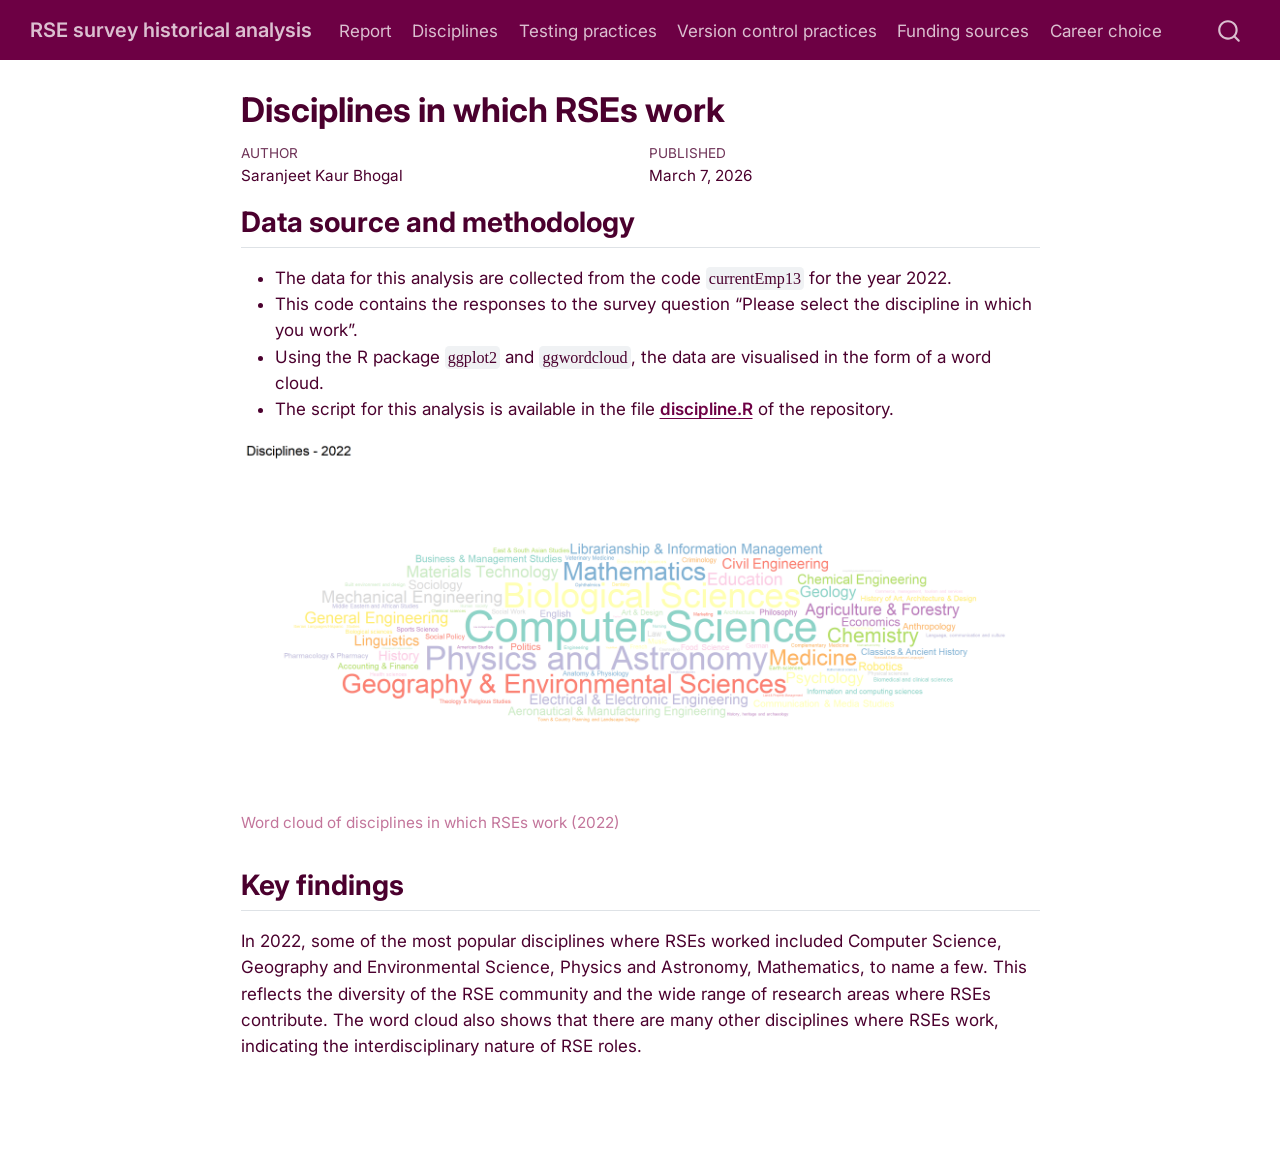
<file: disiciplines.html>
<!DOCTYPE html>
<html xmlns="http://www.w3.org/1999/xhtml" lang="en" xml:lang="en"><head>

<meta charset="utf-8">
<meta name="generator" content="quarto-1.9.36">

<meta name="viewport" content="width=device-width, initial-scale=1.0, user-scalable=yes">

<meta name="author" content="Saranjeet Kaur Bhogal">
<meta name="dcterms.date" content="2026-03-07">

<title>Disciplines in which RSEs work – RSE survey historical analysis</title>
<style>
/* Default styles provided by pandoc.
** See https://pandoc.org/MANUAL.html#variables-for-html for config info.
*/
code{white-space: pre-wrap;}
span.smallcaps{font-variant: small-caps;}
div.columns{display: flex; gap: min(4vw, 1.5em);}
div.column{flex: auto; overflow-x: auto;}
div.hanging-indent{margin-left: 1.5em; text-indent: -1.5em;}
ul.task-list{list-style: none;}
ul.task-list li input[type="checkbox"] {
  width: 0.8em;
  margin: 0 0.8em 0.2em -1em; /* quarto-specific, see https://github.com/quarto-dev/quarto-cli/issues/4556 */ 
  vertical-align: middle;
}
</style>


<script src="site_libs/quarto-nav/quarto-nav.js"></script>
<script src="site_libs/quarto-nav/headroom.min.js"></script>
<script src="site_libs/clipboard/clipboard.min.js"></script>
<script src="site_libs/quarto-search/autocomplete.umd.js"></script>
<script src="site_libs/quarto-search/fuse.min.js"></script>
<script src="site_libs/quarto-search/quarto-search.js"></script>
<meta name="quarto:offset" content="./">
<script src="site_libs/quarto-html/quarto.js" type="module"></script>
<script src="site_libs/quarto-html/tabsets/tabsets.js" type="module"></script>
<script src="site_libs/quarto-html/popper.min.js"></script>
<script src="site_libs/quarto-html/tippy.umd.min.js"></script>
<script src="site_libs/quarto-html/anchor.min.js"></script>
<link href="site_libs/quarto-html/tippy.css" rel="stylesheet">
<link href="site_libs/quarto-html/quarto-syntax-highlighting-03a7fa63c066d32c082a9fb980bb0fa7.css" rel="stylesheet" class="quarto-color-scheme" id="quarto-text-highlighting-styles">
<link href="site_libs/quarto-html/quarto-syntax-highlighting-dark-ad4c53b191d7efefe095fb1b6208a05a.css" rel="stylesheet" class="quarto-color-scheme quarto-color-alternate" id="quarto-text-highlighting-styles">
<link href="site_libs/quarto-html/quarto-syntax-highlighting-03a7fa63c066d32c082a9fb980bb0fa7.css" rel="stylesheet" class="quarto-color-scheme-extra" id="quarto-text-highlighting-styles">
<script src="site_libs/bootstrap/bootstrap.min.js"></script>
<link href="site_libs/bootstrap/bootstrap-icons.css" rel="stylesheet">
<link href="site_libs/bootstrap/bootstrap-b75ac1ecbfc66c51b5b46fe2451bbc41.min.css" rel="stylesheet" append-hash="true" class="quarto-color-scheme" id="quarto-bootstrap" data-mode="light">
<link href="site_libs/bootstrap/bootstrap-dark-b75ac1ecbfc66c51b5b46fe2451bbc41.min.css" rel="stylesheet" append-hash="true" class="quarto-color-scheme quarto-color-alternate" id="quarto-bootstrap" data-mode="light">
<link href="site_libs/bootstrap/bootstrap-b75ac1ecbfc66c51b5b46fe2451bbc41.min.css" rel="stylesheet" append-hash="true" class="quarto-color-scheme-extra" id="quarto-bootstrap" data-mode="light">
<script id="quarto-search-options" type="application/json">{
  "location": "navbar",
  "copy-button": false,
  "collapse-after": 3,
  "panel-placement": "end",
  "type": "overlay",
  "limit": 50,
  "keyboard-shortcut": [
    "f",
    "/",
    "s"
  ],
  "show-item-context": false,
  "language": {
    "search-no-results-text": "No results",
    "search-matching-documents-text": "matching documents",
    "search-copy-link-title": "Copy link to search",
    "search-hide-matches-text": "Hide additional matches",
    "search-more-match-text": "more match in this document",
    "search-more-matches-text": "more matches in this document",
    "search-clear-button-title": "Clear",
    "search-text-placeholder": "",
    "search-detached-cancel-button-title": "Cancel",
    "search-submit-button-title": "Submit",
    "search-label": "Search"
  }
}</script>


</head>

<body class="nav-fixed fullcontent quarto-light">

<div id="quarto-search-results"></div>
  <header id="quarto-header" class="headroom fixed-top">
    <nav class="navbar navbar-expand-lg " data-bs-theme="dark">
      <div class="navbar-container container-fluid">
      <div class="navbar-brand-container mx-auto">
    <a class="navbar-brand" href="./index.html">
    <span class="navbar-title">RSE survey historical analysis</span>
    </a>
  </div>
            <div id="quarto-search" class="" title="Search"></div>
          <button class="navbar-toggler" type="button" data-bs-toggle="collapse" data-bs-target="#navbarCollapse" aria-controls="navbarCollapse" role="menu" aria-expanded="false" aria-label="Toggle navigation" onclick="if (window.quartoToggleHeadroom) { window.quartoToggleHeadroom(); }">
  <span class="navbar-toggler-icon"></span>
</button>
          <div class="collapse navbar-collapse" id="navbarCollapse">
            <ul class="navbar-nav navbar-nav-scroll me-auto">
  <li class="nav-item">
    <a class="nav-link" href="./index.html"> 
<span class="menu-text">Report</span></a>
  </li>  
  <li class="nav-item">
    <a class="nav-link" href="./disciplines.qmd"> 
<span class="menu-text">Disciplines</span></a>
  </li>  
  <li class="nav-item">
    <a class="nav-link" href="./testing.html"> 
<span class="menu-text">Testing practices</span></a>
  </li>  
  <li class="nav-item">
    <a class="nav-link" href="./version.html"> 
<span class="menu-text">Version control practices</span></a>
  </li>  
  <li class="nav-item">
    <a class="nav-link" href="./funding.html"> 
<span class="menu-text">Funding sources</span></a>
  </li>  
  <li class="nav-item">
    <a class="nav-link" href="./career_choice.html"> 
<span class="menu-text">Career choice</span></a>
  </li>  
</ul>
          </div> <!-- /navcollapse -->
            <div class="quarto-navbar-tools">
</div>
      </div> <!-- /container-fluid -->
    </nav>
</header>
<!-- content -->
<div id="quarto-content" class="quarto-container page-columns page-rows-contents page-layout-article page-navbar">
<!-- sidebar -->
<!-- margin-sidebar -->
    
<!-- main -->
<main class="content" id="quarto-document-content">

<header id="title-block-header" class="quarto-title-block default">
<div class="quarto-title">
<h1 class="title">Disciplines in which RSEs work</h1>
</div>



<div class="quarto-title-meta">

    <div>
    <div class="quarto-title-meta-heading">Author</div>
    <div class="quarto-title-meta-contents">
             <p>Saranjeet Kaur Bhogal </p>
          </div>
  </div>
    
    <div>
    <div class="quarto-title-meta-heading">Published</div>
    <div class="quarto-title-meta-contents">
      <p class="date">March 7, 2026</p>
    </div>
  </div>
  
    
  </div>
  


</header>


<section id="data-source-and-methodology" class="level2">
<h2 class="anchored" data-anchor-id="data-source-and-methodology">Data source and methodology</h2>
<ul>
<li>The data for this analysis are collected from the code <code>currentEmp13</code> for the year 2022.</li>
<li>This code contains the responses to the survey question “Please select the discipline in which you work”.</li>
<li>Using the R package <code>ggplot2</code> and <code>ggwordcloud</code>, the data are visualised in the form of a word cloud.</li>
<li>The script for this analysis is available in the file <a href="src/discipline.R">discipline.R</a> of the repository.</li>
</ul>
<div class="quarto-figure quarto-figure-center">
<figure class="figure">
<p><img src="fig/discipline.png" class="img-fluid figure-img"></p>
<figcaption>Word cloud of disciplines in which RSEs work (2022)</figcaption>
</figure>
</div>
</section>
<section id="key-findings" class="level2">
<h2 class="anchored" data-anchor-id="key-findings">Key findings</h2>
<p>In 2022, some of the most popular disciplines where RSEs worked included Computer Science, Geography and Environmental Science, Physics and Astronomy, Mathematics, to name a few. This reflects the diversity of the RSE community and the wide range of research areas where RSEs contribute. The word cloud also shows that there are many other disciplines where RSEs work, indicating the interdisciplinary nature of RSE roles.</p>


</section>

</main> <!-- /main -->
<script id="quarto-html-after-body" type="application/javascript">
  window.document.addEventListener("DOMContentLoaded", function (event) {
    const icon = "";
    const anchorJS = new window.AnchorJS();
    anchorJS.options = {
      placement: 'right',
      icon: icon
    };
    anchorJS.add('.anchored');
    const isCodeAnnotation = (el) => {
      for (const clz of el.classList) {
        if (clz.startsWith('code-annotation-')) {                     
          return true;
        }
      }
      return false;
    }
    const onCopySuccess = function(e) {
      // button target
      const button = e.trigger;
      // don't keep focus
      button.blur();
      // flash "checked"
      button.classList.add('code-copy-button-checked');
      var currentTitle = button.getAttribute("title");
      button.setAttribute("title", "Copied!");
      let tooltip;
      if (window.bootstrap) {
        button.setAttribute("data-bs-toggle", "tooltip");
        button.setAttribute("data-bs-placement", "left");
        button.setAttribute("data-bs-title", "Copied!");
        tooltip = new bootstrap.Tooltip(button, 
          { trigger: "manual", 
            customClass: "code-copy-button-tooltip",
            offset: [0, -8]});
        tooltip.show();    
      }
      setTimeout(function() {
        if (tooltip) {
          tooltip.hide();
          button.removeAttribute("data-bs-title");
          button.removeAttribute("data-bs-toggle");
          button.removeAttribute("data-bs-placement");
        }
        button.setAttribute("title", currentTitle);
        button.classList.remove('code-copy-button-checked');
      }, 1000);
      // clear code selection
      e.clearSelection();
    }
    const getTextToCopy = function(trigger) {
      const outerScaffold = trigger.parentElement.cloneNode(true);
      const codeEl = outerScaffold.querySelector('code');
      for (const childEl of codeEl.children) {
        if (isCodeAnnotation(childEl)) {
          childEl.remove();
        }
      }
      return codeEl.innerText;
    }
    const clipboard = new window.ClipboardJS('.code-copy-button:not([data-in-quarto-modal])', {
      text: getTextToCopy
    });
    clipboard.on('success', onCopySuccess);
    if (window.document.getElementById('quarto-embedded-source-code-modal')) {
      const clipboardModal = new window.ClipboardJS('.code-copy-button[data-in-quarto-modal]', {
        text: getTextToCopy,
        container: window.document.getElementById('quarto-embedded-source-code-modal')
      });
      clipboardModal.on('success', onCopySuccess);
    }
      var localhostRegex = new RegExp(/^(?:http|https):\/\/localhost\:?[0-9]*\//);
      var mailtoRegex = new RegExp(/^mailto:/);
        var filterRegex = new RegExp("https:\/\/SaranjeetKaur\.github\.io\/RSE_historical_analysis\/");
      var isInternal = (href) => {
          return filterRegex.test(href) || localhostRegex.test(href) || mailtoRegex.test(href);
      }
      // Inspect non-navigation links and adorn them if external
     var links = window.document.querySelectorAll('a[href]:not(.nav-link):not(.navbar-brand):not(.toc-action):not(.sidebar-link):not(.sidebar-item-toggle):not(.pagination-link):not(.no-external):not([aria-hidden]):not(.dropdown-item):not(.quarto-navigation-tool):not(.about-link)');
      for (var i=0; i<links.length; i++) {
        const link = links[i];
        if (!isInternal(link.href)) {
          // undo the damage that might have been done by quarto-nav.js in the case of
          // links that we want to consider external
          if (link.dataset.originalHref !== undefined) {
            link.href = link.dataset.originalHref;
          }
        }
      }
    function tippyHover(el, contentFn, onTriggerFn, onUntriggerFn) {
      const config = {
        allowHTML: true,
        maxWidth: 500,
        delay: 100,
        arrow: false,
        appendTo: function(el) {
            return el.parentElement;
        },
        interactive: true,
        interactiveBorder: 10,
        theme: 'quarto',
        placement: 'bottom-start',
      };
      if (contentFn) {
        config.content = contentFn;
      }
      if (onTriggerFn) {
        config.onTrigger = onTriggerFn;
      }
      if (onUntriggerFn) {
        config.onUntrigger = onUntriggerFn;
      }
      window.tippy(el, config); 
    }
    const noterefs = window.document.querySelectorAll('a[role="doc-noteref"]');
    for (var i=0; i<noterefs.length; i++) {
      const ref = noterefs[i];
      tippyHover(ref, function() {
        // use id or data attribute instead here
        let href = ref.getAttribute('data-footnote-href') || ref.getAttribute('href');
        try { href = new URL(href).hash; } catch {}
        const id = href.replace(/^#\/?/, "");
        const note = window.document.getElementById(id);
        if (note) {
          return note.innerHTML;
        } else {
          return "";
        }
      });
    }
    const xrefs = window.document.querySelectorAll('a.quarto-xref');
    const processXRef = (id, note) => {
      // Strip column container classes
      const stripColumnClz = (el) => {
        el.classList.remove("page-full", "page-columns");
        if (el.children) {
          for (const child of el.children) {
            stripColumnClz(child);
          }
        }
      }
      stripColumnClz(note)
      if (id === null || id.startsWith('sec-')) {
        // Special case sections, only their first couple elements
        const container = document.createElement("div");
        if (note.children && note.children.length > 2) {
          container.appendChild(note.children[0].cloneNode(true));
          for (let i = 1; i < note.children.length; i++) {
            const child = note.children[i];
            if (child.tagName === "P" && child.innerText === "") {
              continue;
            } else {
              container.appendChild(child.cloneNode(true));
              break;
            }
          }
          if (window.Quarto?.typesetMath) {
            window.Quarto.typesetMath(container);
          }
          return container.innerHTML
        } else {
          if (window.Quarto?.typesetMath) {
            window.Quarto.typesetMath(note);
          }
          return note.innerHTML;
        }
      } else {
        // Remove any anchor links if they are present
        const anchorLink = note.querySelector('a.anchorjs-link');
        if (anchorLink) {
          anchorLink.remove();
        }
        if (window.Quarto?.typesetMath) {
          window.Quarto.typesetMath(note);
        }
        if (note.classList.contains("callout")) {
          return note.outerHTML;
        } else {
          return note.innerHTML;
        }
      }
    }
    for (var i=0; i<xrefs.length; i++) {
      const xref = xrefs[i];
      tippyHover(xref, undefined, function(instance) {
        instance.disable();
        let url = xref.getAttribute('href');
        let hash = undefined; 
        if (url.startsWith('#')) {
          hash = url;
        } else {
          try { hash = new URL(url).hash; } catch {}
        }
        if (hash) {
          const id = hash.replace(/^#\/?/, "");
          const note = window.document.getElementById(id);
          if (note !== null) {
            try {
              const html = processXRef(id, note.cloneNode(true));
              instance.setContent(html);
            } finally {
              instance.enable();
              instance.show();
            }
          } else {
            // See if we can fetch this
            fetch(url.split('#')[0])
            .then(res => res.text())
            .then(html => {
              const parser = new DOMParser();
              const htmlDoc = parser.parseFromString(html, "text/html");
              const note = htmlDoc.getElementById(id);
              if (note !== null) {
                const html = processXRef(id, note);
                instance.setContent(html);
              } 
            }).finally(() => {
              instance.enable();
              instance.show();
            });
          }
        } else {
          // See if we can fetch a full url (with no hash to target)
          // This is a special case and we should probably do some content thinning / targeting
          fetch(url)
          .then(res => res.text())
          .then(html => {
            const parser = new DOMParser();
            const htmlDoc = parser.parseFromString(html, "text/html");
            const note = htmlDoc.querySelector('main.content');
            if (note !== null) {
              // This should only happen for chapter cross references
              // (since there is no id in the URL)
              // remove the first header
              if (note.children.length > 0 && note.children[0].tagName === "HEADER") {
                note.children[0].remove();
              }
              const html = processXRef(null, note);
              instance.setContent(html);
            } 
          }).finally(() => {
            instance.enable();
            instance.show();
          });
        }
      }, function(instance) {
      });
    }
        let selectedAnnoteEl;
        const selectorForAnnotation = ( cell, annotation) => {
          let cellAttr = 'data-code-cell="' + cell + '"';
          let lineAttr = 'data-code-annotation="' +  annotation + '"';
          const selector = 'span[' + cellAttr + '][' + lineAttr + ']';
          return selector;
        }
        const selectCodeLines = (annoteEl) => {
          const doc = window.document;
          const targetCell = annoteEl.getAttribute("data-target-cell");
          const targetAnnotation = annoteEl.getAttribute("data-target-annotation");
          const annoteSpan = window.document.querySelector(selectorForAnnotation(targetCell, targetAnnotation));
          const lines = annoteSpan.getAttribute("data-code-lines").split(",");
          const lineIds = lines.map((line) => {
            return targetCell + "-" + line;
          })
          let top = null;
          let height = null;
          let parent = null;
          if (lineIds.length > 0) {
              //compute the position of the single el (top and bottom and make a div)
              const el = window.document.getElementById(lineIds[0]);
              top = el.offsetTop;
              height = el.offsetHeight;
              parent = el.parentElement.parentElement;
            if (lineIds.length > 1) {
              const lastEl = window.document.getElementById(lineIds[lineIds.length - 1]);
              const bottom = lastEl.offsetTop + lastEl.offsetHeight;
              height = bottom - top;
            }
            if (top !== null && height !== null && parent !== null) {
              // cook up a div (if necessary) and position it 
              let div = window.document.getElementById("code-annotation-line-highlight");
              if (div === null) {
                div = window.document.createElement("div");
                div.setAttribute("id", "code-annotation-line-highlight");
                div.style.position = 'absolute';
                parent.appendChild(div);
              }
              div.style.top = top - 2 + "px";
              div.style.height = height + 4 + "px";
              div.style.left = 0;
              let gutterDiv = window.document.getElementById("code-annotation-line-highlight-gutter");
              if (gutterDiv === null) {
                gutterDiv = window.document.createElement("div");
                gutterDiv.setAttribute("id", "code-annotation-line-highlight-gutter");
                gutterDiv.style.position = 'absolute';
                const codeCell = window.document.getElementById(targetCell);
                const gutter = codeCell.querySelector('.code-annotation-gutter');
                gutter.appendChild(gutterDiv);
              }
              gutterDiv.style.top = top - 2 + "px";
              gutterDiv.style.height = height + 4 + "px";
            }
            selectedAnnoteEl = annoteEl;
          }
        };
        const unselectCodeLines = () => {
          const elementsIds = ["code-annotation-line-highlight", "code-annotation-line-highlight-gutter"];
          elementsIds.forEach((elId) => {
            const div = window.document.getElementById(elId);
            if (div) {
              div.remove();
            }
          });
          selectedAnnoteEl = undefined;
        };
          // Handle positioning of the toggle
      window.addEventListener(
        "resize",
        throttle(() => {
          elRect = undefined;
          if (selectedAnnoteEl) {
            selectCodeLines(selectedAnnoteEl);
          }
        }, 10)
      );
      function throttle(fn, ms) {
      let throttle = false;
      let timer;
        return (...args) => {
          if(!throttle) { // first call gets through
              fn.apply(this, args);
              throttle = true;
          } else { // all the others get throttled
              if(timer) clearTimeout(timer); // cancel #2
              timer = setTimeout(() => {
                fn.apply(this, args);
                timer = throttle = false;
              }, ms);
          }
        };
      }
        // Attach click handler to the DT
        const annoteDls = window.document.querySelectorAll('dt[data-target-cell]');
        for (const annoteDlNode of annoteDls) {
          annoteDlNode.addEventListener('click', (event) => {
            const clickedEl = event.target;
            if (clickedEl !== selectedAnnoteEl) {
              unselectCodeLines();
              const activeEl = window.document.querySelector('dt[data-target-cell].code-annotation-active');
              if (activeEl) {
                activeEl.classList.remove('code-annotation-active');
              }
              selectCodeLines(clickedEl);
              clickedEl.classList.add('code-annotation-active');
            } else {
              // Unselect the line
              unselectCodeLines();
              clickedEl.classList.remove('code-annotation-active');
            }
          });
        }
    const findCites = (el) => {
      const parentEl = el.parentElement;
      if (parentEl) {
        const cites = parentEl.dataset.cites;
        if (cites) {
          return {
            el,
            cites: cites.split(' ')
          };
        } else {
          return findCites(el.parentElement)
        }
      } else {
        return undefined;
      }
    };
    var bibliorefs = window.document.querySelectorAll('a[role="doc-biblioref"]');
    for (var i=0; i<bibliorefs.length; i++) {
      const ref = bibliorefs[i];
      const citeInfo = findCites(ref);
      if (citeInfo) {
        tippyHover(citeInfo.el, function() {
          var popup = window.document.createElement('div');
          citeInfo.cites.forEach(function(cite) {
            var citeDiv = window.document.createElement('div');
            citeDiv.classList.add('hanging-indent');
            citeDiv.classList.add('csl-entry');
            var biblioDiv = window.document.getElementById('ref-' + cite);
            if (biblioDiv) {
              citeDiv.innerHTML = biblioDiv.innerHTML;
            }
            popup.appendChild(citeDiv);
          });
          return popup.innerHTML;
        });
      }
    }
  });
  </script>
</div> <!-- /content -->




</body></html>
</file>
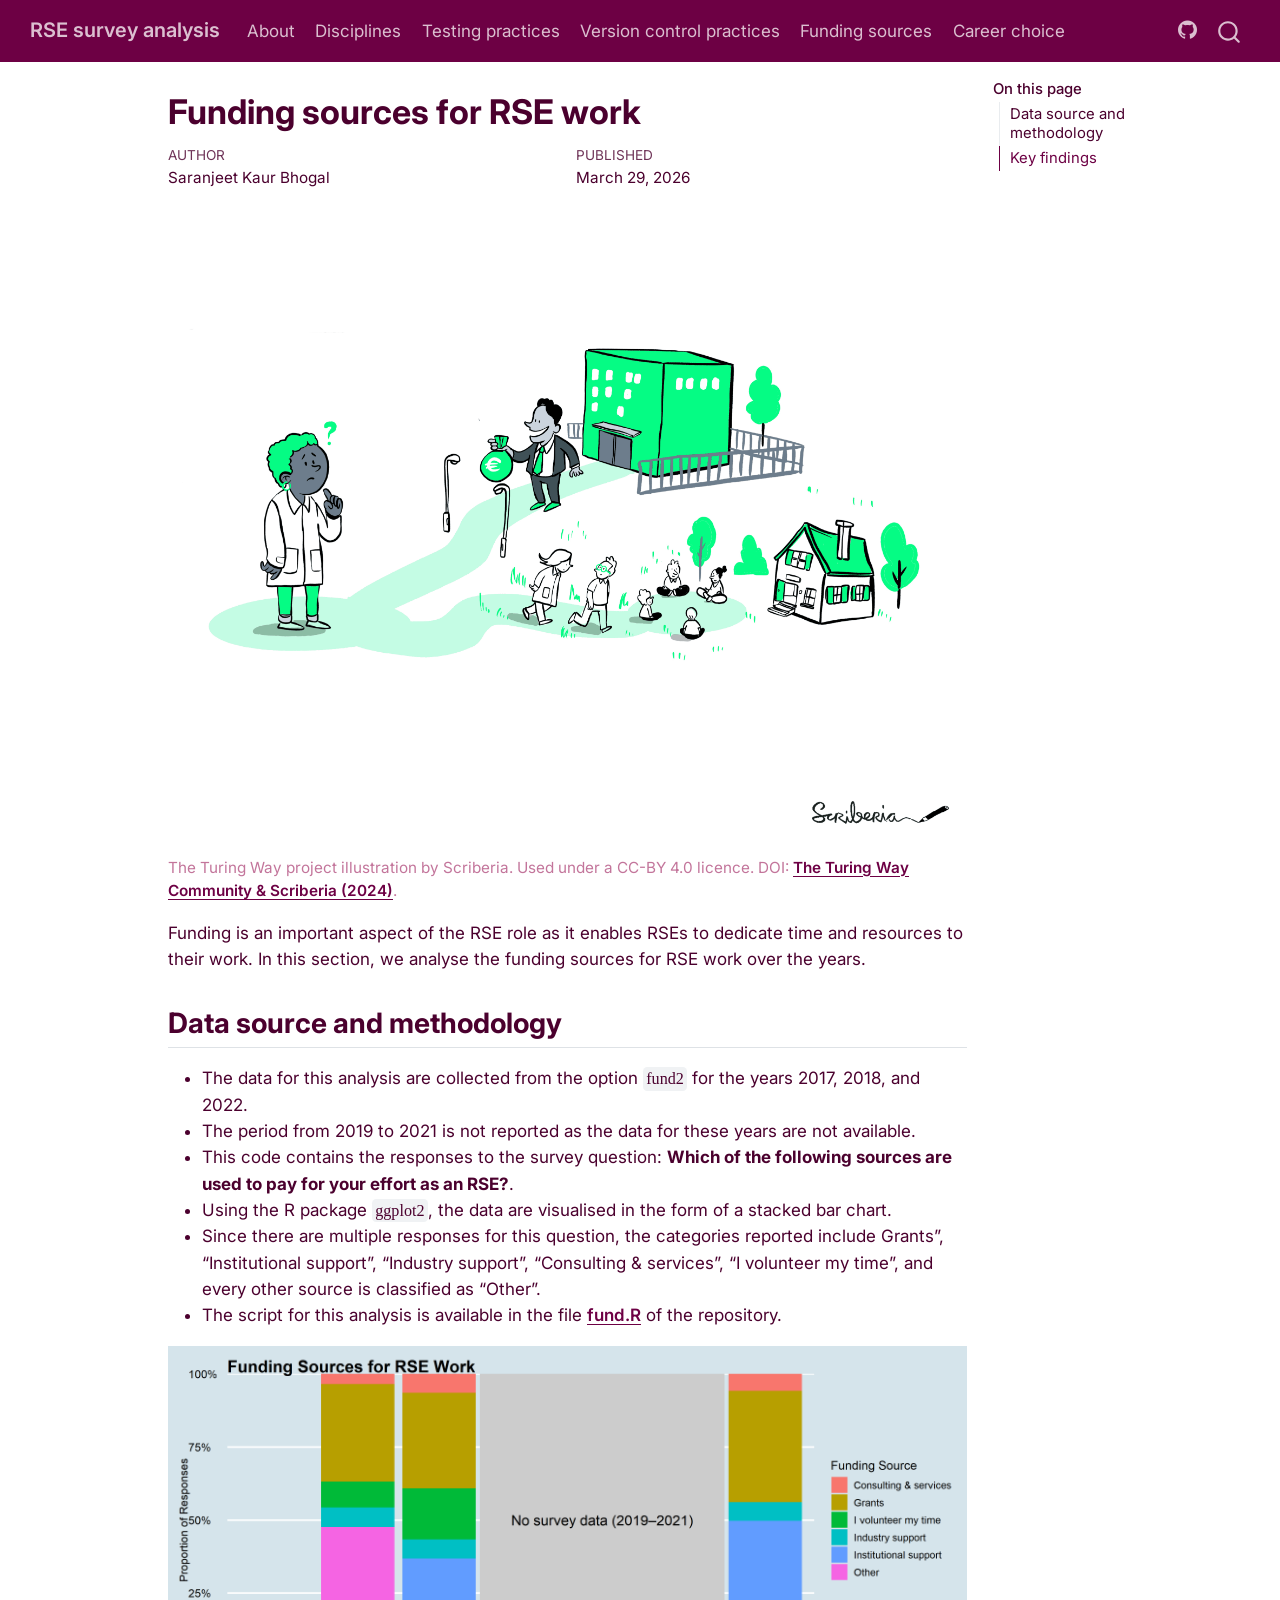
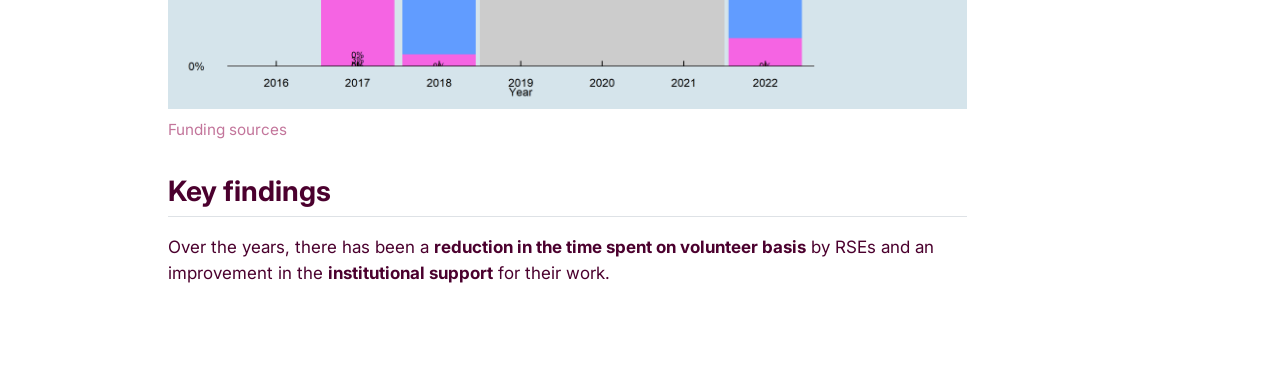
<file: funding.html>
<!DOCTYPE html>
<html xmlns="http://www.w3.org/1999/xhtml" lang="en" xml:lang="en"><head>

<meta charset="utf-8">
<meta name="generator" content="quarto-1.9.36">

<meta name="viewport" content="width=device-width, initial-scale=1.0, user-scalable=yes">

<meta name="author" content="Saranjeet Kaur Bhogal">
<meta name="dcterms.date" content="2026-03-29">

<title>Funding sources for RSE work – RSE survey analysis</title>
<style>
/* Default styles provided by pandoc.
** See https://pandoc.org/MANUAL.html#variables-for-html for config info.
*/
code{white-space: pre-wrap;}
span.smallcaps{font-variant: small-caps;}
div.columns{display: flex; gap: min(4vw, 1.5em);}
div.column{flex: auto; overflow-x: auto;}
div.hanging-indent{margin-left: 1.5em; text-indent: -1.5em;}
ul.task-list{list-style: none;}
ul.task-list li input[type="checkbox"] {
  width: 0.8em;
  margin: 0 0.8em 0.2em -1em; /* quarto-specific, see https://github.com/quarto-dev/quarto-cli/issues/4556 */ 
  vertical-align: middle;
}
</style>


<script src="site_libs/quarto-nav/quarto-nav.js"></script>
<script src="site_libs/quarto-nav/headroom.min.js"></script>
<script src="site_libs/clipboard/clipboard.min.js"></script>
<script src="site_libs/quarto-search/autocomplete.umd.js"></script>
<script src="site_libs/quarto-search/fuse.min.js"></script>
<script src="site_libs/quarto-search/quarto-search.js"></script>
<meta name="quarto:offset" content="./">
<script src="site_libs/quarto-html/quarto.js" type="module"></script>
<script src="site_libs/quarto-html/tabsets/tabsets.js" type="module"></script>
<script src="site_libs/quarto-html/popper.min.js"></script>
<script src="site_libs/quarto-html/tippy.umd.min.js"></script>
<script src="site_libs/quarto-html/anchor.min.js"></script>
<link href="site_libs/quarto-html/tippy.css" rel="stylesheet">
<link href="site_libs/quarto-html/quarto-syntax-highlighting-03a7fa63c066d32c082a9fb980bb0fa7.css" rel="stylesheet" class="quarto-color-scheme" id="quarto-text-highlighting-styles">
<link href="site_libs/quarto-html/quarto-syntax-highlighting-dark-ad4c53b191d7efefe095fb1b6208a05a.css" rel="stylesheet" class="quarto-color-scheme quarto-color-alternate" id="quarto-text-highlighting-styles">
<link href="site_libs/quarto-html/quarto-syntax-highlighting-03a7fa63c066d32c082a9fb980bb0fa7.css" rel="stylesheet" class="quarto-color-scheme-extra" id="quarto-text-highlighting-styles">
<script src="site_libs/bootstrap/bootstrap.min.js"></script>
<link href="site_libs/bootstrap/bootstrap-icons.css" rel="stylesheet">
<link href="site_libs/bootstrap/bootstrap-b75ac1ecbfc66c51b5b46fe2451bbc41.min.css" rel="stylesheet" append-hash="true" class="quarto-color-scheme" id="quarto-bootstrap" data-mode="light">
<link href="site_libs/bootstrap/bootstrap-dark-b75ac1ecbfc66c51b5b46fe2451bbc41.min.css" rel="stylesheet" append-hash="true" class="quarto-color-scheme quarto-color-alternate" id="quarto-bootstrap" data-mode="light">
<link href="site_libs/bootstrap/bootstrap-b75ac1ecbfc66c51b5b46fe2451bbc41.min.css" rel="stylesheet" append-hash="true" class="quarto-color-scheme-extra" id="quarto-bootstrap" data-mode="light">
<script id="quarto-search-options" type="application/json">{
  "location": "navbar",
  "copy-button": false,
  "collapse-after": 3,
  "panel-placement": "end",
  "type": "overlay",
  "limit": 50,
  "keyboard-shortcut": [
    "f",
    "/",
    "s"
  ],
  "show-item-context": false,
  "language": {
    "search-no-results-text": "No results",
    "search-matching-documents-text": "matching documents",
    "search-copy-link-title": "Copy link to search",
    "search-hide-matches-text": "Hide additional matches",
    "search-more-match-text": "more match in this document",
    "search-more-matches-text": "more matches in this document",
    "search-clear-button-title": "Clear",
    "search-text-placeholder": "",
    "search-detached-cancel-button-title": "Cancel",
    "search-submit-button-title": "Submit",
    "search-label": "Search"
  }
}</script>


</head>

<body class="nav-fixed quarto-light">

<div id="quarto-search-results"></div>
  <header id="quarto-header" class="headroom fixed-top">
    <nav class="navbar navbar-expand-lg " data-bs-theme="dark">
      <div class="navbar-container container-fluid">
      <div class="navbar-brand-container mx-auto">
    <a class="navbar-brand" href="./index.html">
    <span class="navbar-title">RSE survey analysis</span>
    </a>
  </div>
            <div id="quarto-search" class="" title="Search"></div>
          <button class="navbar-toggler" type="button" data-bs-toggle="collapse" data-bs-target="#navbarCollapse" aria-controls="navbarCollapse" role="menu" aria-expanded="false" aria-label="Toggle navigation" onclick="if (window.quartoToggleHeadroom) { window.quartoToggleHeadroom(); }">
  <span class="navbar-toggler-icon"></span>
</button>
          <div class="collapse navbar-collapse" id="navbarCollapse">
            <ul class="navbar-nav navbar-nav-scroll me-auto">
  <li class="nav-item">
    <a class="nav-link" href="./index.html"> 
<span class="menu-text">About</span></a>
  </li>  
  <li class="nav-item">
    <a class="nav-link" href="./disciplines.html"> 
<span class="menu-text">Disciplines</span></a>
  </li>  
  <li class="nav-item">
    <a class="nav-link" href="./testing.html"> 
<span class="menu-text">Testing practices</span></a>
  </li>  
  <li class="nav-item">
    <a class="nav-link" href="./version.html"> 
<span class="menu-text">Version control practices</span></a>
  </li>  
  <li class="nav-item">
    <a class="nav-link active" href="./funding.html" aria-current="page"> 
<span class="menu-text">Funding sources</span></a>
  </li>  
  <li class="nav-item">
    <a class="nav-link" href="./career_choice.html"> 
<span class="menu-text">Career choice</span></a>
  </li>  
</ul>
            <ul class="navbar-nav navbar-nav-scroll ms-auto">
  <li class="nav-item compact">
    <a class="nav-link" href="https://github.com/SaranjeetKaur/RSE_historical_analysis"> <i class="bi bi-github" role="img">
</i> 
<span class="menu-text"></span></a>
  </li>  
</ul>
          </div> <!-- /navcollapse -->
            <div class="quarto-navbar-tools">
</div>
      </div> <!-- /container-fluid -->
    </nav>
</header>
<!-- content -->
<div id="quarto-content" class="quarto-container page-columns page-rows-contents page-layout-article page-navbar">
<!-- sidebar -->
<!-- margin-sidebar -->
    <div id="quarto-margin-sidebar" class="sidebar margin-sidebar">
        <nav id="TOC" role="doc-toc" class="toc-active">
    <h2 id="toc-title">On this page</h2>
   
  <ul>
  <li><a href="#data-source-and-methodology" id="toc-data-source-and-methodology" class="nav-link active" data-scroll-target="#data-source-and-methodology">Data source and methodology</a></li>
  <li><a href="#key-findings" id="toc-key-findings" class="nav-link" data-scroll-target="#key-findings">Key findings</a></li>
  </ul>
</nav>
    </div>
<!-- main -->
<main class="content" id="quarto-document-content">

<header id="title-block-header" class="quarto-title-block default">
<div class="quarto-title">
<h1 class="title">Funding sources for RSE work</h1>
</div>



<div class="quarto-title-meta">

    <div>
    <div class="quarto-title-meta-heading">Author</div>
    <div class="quarto-title-meta-contents">
             <p>Saranjeet Kaur Bhogal </p>
          </div>
  </div>
    
    <div>
    <div class="quarto-title-meta-heading">Published</div>
    <div class="quarto-title-meta-contents">
      <p class="date">March 29, 2026</p>
    </div>
  </div>
  
    
  </div>
  


</header>


<div class="quarto-figure quarto-figure-center">
<figure class="figure">
<p><img src="fig/funding.png" class="img-fluid figure-img"></p>
<figcaption>The Turing Way project illustration by Scriberia. Used under a CC-BY 4.0 licence. DOI: <a href="https://doi.org/10.5281/ZENODO.3332807">The Turing Way Community &amp; Scriberia (2024)</a>.</figcaption>
</figure>
</div>
<p>Funding is an important aspect of the RSE role as it enables RSEs to dedicate time and resources to their work. In this section, we analyse the funding sources for RSE work over the years.</p>
<section id="data-source-and-methodology" class="level2">
<h2 class="anchored" data-anchor-id="data-source-and-methodology">Data source and methodology</h2>
<ul>
<li>The data for this analysis are collected from the option <code>fund2</code> for the years 2017, 2018, and 2022.</li>
<li>The period from 2019 to 2021 is not reported as the data for these years are not available.</li>
<li>This code contains the responses to the survey question: <strong>Which of the following sources are used to pay for your effort as an RSE?</strong>.</li>
<li>Using the R package <code>ggplot2</code>, the data are visualised in the form of a stacked bar chart.</li>
<li>Since there are multiple responses for this question, the categories reported include Grants”, “Institutional support”, “Industry support”, “Consulting &amp; services”, “I volunteer my time”, and every other source is classified as “Other”.</li>
<li>The script for this analysis is available in the file <a href="https://github.com/SaranjeetKaur/RSE_historical_analysis/blob/main/src/fund.R">fund.R</a> of the repository.</li>
</ul>
<div class="quarto-figure quarto-figure-center">
<figure class="figure">
<p><img src="fig/fund2_funding_sources.png" class="img-fluid figure-img"></p>
<figcaption>Funding sources</figcaption>
</figure>
</div>
</section>
<section id="key-findings" class="level2">
<h2 class="anchored" data-anchor-id="key-findings">Key findings</h2>
<p>Over the years, there has been a <strong>reduction in the time spent on volunteer basis</strong> by RSEs and an improvement in the <strong>institutional support</strong> for their work.</p>


</section>

</main> <!-- /main -->
<script id="quarto-html-after-body" type="application/javascript">
  window.document.addEventListener("DOMContentLoaded", function (event) {
    const icon = "";
    const anchorJS = new window.AnchorJS();
    anchorJS.options = {
      placement: 'right',
      icon: icon
    };
    anchorJS.add('.anchored');
    const isCodeAnnotation = (el) => {
      for (const clz of el.classList) {
        if (clz.startsWith('code-annotation-')) {                     
          return true;
        }
      }
      return false;
    }
    const onCopySuccess = function(e) {
      // button target
      const button = e.trigger;
      // don't keep focus
      button.blur();
      // flash "checked"
      button.classList.add('code-copy-button-checked');
      var currentTitle = button.getAttribute("title");
      button.setAttribute("title", "Copied!");
      let tooltip;
      if (window.bootstrap) {
        button.setAttribute("data-bs-toggle", "tooltip");
        button.setAttribute("data-bs-placement", "left");
        button.setAttribute("data-bs-title", "Copied!");
        tooltip = new bootstrap.Tooltip(button, 
          { trigger: "manual", 
            customClass: "code-copy-button-tooltip",
            offset: [0, -8]});
        tooltip.show();    
      }
      setTimeout(function() {
        if (tooltip) {
          tooltip.hide();
          button.removeAttribute("data-bs-title");
          button.removeAttribute("data-bs-toggle");
          button.removeAttribute("data-bs-placement");
        }
        button.setAttribute("title", currentTitle);
        button.classList.remove('code-copy-button-checked');
      }, 1000);
      // clear code selection
      e.clearSelection();
    }
    const getTextToCopy = function(trigger) {
      const outerScaffold = trigger.parentElement.cloneNode(true);
      const codeEl = outerScaffold.querySelector('code');
      for (const childEl of codeEl.children) {
        if (isCodeAnnotation(childEl)) {
          childEl.remove();
        }
      }
      return codeEl.innerText;
    }
    const clipboard = new window.ClipboardJS('.code-copy-button:not([data-in-quarto-modal])', {
      text: getTextToCopy
    });
    clipboard.on('success', onCopySuccess);
    if (window.document.getElementById('quarto-embedded-source-code-modal')) {
      const clipboardModal = new window.ClipboardJS('.code-copy-button[data-in-quarto-modal]', {
        text: getTextToCopy,
        container: window.document.getElementById('quarto-embedded-source-code-modal')
      });
      clipboardModal.on('success', onCopySuccess);
    }
      var localhostRegex = new RegExp(/^(?:http|https):\/\/localhost\:?[0-9]*\//);
      var mailtoRegex = new RegExp(/^mailto:/);
        var filterRegex = new RegExp("https:\/\/SaranjeetKaur\.github\.io\/RSE_historical_analysis\/");
      var isInternal = (href) => {
          return filterRegex.test(href) || localhostRegex.test(href) || mailtoRegex.test(href);
      }
      // Inspect non-navigation links and adorn them if external
     var links = window.document.querySelectorAll('a[href]:not(.nav-link):not(.navbar-brand):not(.toc-action):not(.sidebar-link):not(.sidebar-item-toggle):not(.pagination-link):not(.no-external):not([aria-hidden]):not(.dropdown-item):not(.quarto-navigation-tool):not(.about-link)');
      for (var i=0; i<links.length; i++) {
        const link = links[i];
        if (!isInternal(link.href)) {
          // undo the damage that might have been done by quarto-nav.js in the case of
          // links that we want to consider external
          if (link.dataset.originalHref !== undefined) {
            link.href = link.dataset.originalHref;
          }
        }
      }
    function tippyHover(el, contentFn, onTriggerFn, onUntriggerFn) {
      const config = {
        allowHTML: true,
        maxWidth: 500,
        delay: 100,
        arrow: false,
        appendTo: function(el) {
            return el.parentElement;
        },
        interactive: true,
        interactiveBorder: 10,
        theme: 'quarto',
        placement: 'bottom-start',
      };
      if (contentFn) {
        config.content = contentFn;
      }
      if (onTriggerFn) {
        config.onTrigger = onTriggerFn;
      }
      if (onUntriggerFn) {
        config.onUntrigger = onUntriggerFn;
      }
      window.tippy(el, config); 
    }
    const noterefs = window.document.querySelectorAll('a[role="doc-noteref"]');
    for (var i=0; i<noterefs.length; i++) {
      const ref = noterefs[i];
      tippyHover(ref, function() {
        // use id or data attribute instead here
        let href = ref.getAttribute('data-footnote-href') || ref.getAttribute('href');
        try { href = new URL(href).hash; } catch {}
        const id = href.replace(/^#\/?/, "");
        const note = window.document.getElementById(id);
        if (note) {
          return note.innerHTML;
        } else {
          return "";
        }
      });
    }
    const xrefs = window.document.querySelectorAll('a.quarto-xref');
    const processXRef = (id, note) => {
      // Strip column container classes
      const stripColumnClz = (el) => {
        el.classList.remove("page-full", "page-columns");
        if (el.children) {
          for (const child of el.children) {
            stripColumnClz(child);
          }
        }
      }
      stripColumnClz(note)
      if (id === null || id.startsWith('sec-')) {
        // Special case sections, only their first couple elements
        const container = document.createElement("div");
        if (note.children && note.children.length > 2) {
          container.appendChild(note.children[0].cloneNode(true));
          for (let i = 1; i < note.children.length; i++) {
            const child = note.children[i];
            if (child.tagName === "P" && child.innerText === "") {
              continue;
            } else {
              container.appendChild(child.cloneNode(true));
              break;
            }
          }
          if (window.Quarto?.typesetMath) {
            window.Quarto.typesetMath(container);
          }
          return container.innerHTML
        } else {
          if (window.Quarto?.typesetMath) {
            window.Quarto.typesetMath(note);
          }
          return note.innerHTML;
        }
      } else {
        // Remove any anchor links if they are present
        const anchorLink = note.querySelector('a.anchorjs-link');
        if (anchorLink) {
          anchorLink.remove();
        }
        if (window.Quarto?.typesetMath) {
          window.Quarto.typesetMath(note);
        }
        if (note.classList.contains("callout")) {
          return note.outerHTML;
        } else {
          return note.innerHTML;
        }
      }
    }
    for (var i=0; i<xrefs.length; i++) {
      const xref = xrefs[i];
      tippyHover(xref, undefined, function(instance) {
        instance.disable();
        let url = xref.getAttribute('href');
        let hash = undefined; 
        if (url.startsWith('#')) {
          hash = url;
        } else {
          try { hash = new URL(url).hash; } catch {}
        }
        if (hash) {
          const id = hash.replace(/^#\/?/, "");
          const note = window.document.getElementById(id);
          if (note !== null) {
            try {
              const html = processXRef(id, note.cloneNode(true));
              instance.setContent(html);
            } finally {
              instance.enable();
              instance.show();
            }
          } else {
            // See if we can fetch this
            fetch(url.split('#')[0])
            .then(res => res.text())
            .then(html => {
              const parser = new DOMParser();
              const htmlDoc = parser.parseFromString(html, "text/html");
              const note = htmlDoc.getElementById(id);
              if (note !== null) {
                const html = processXRef(id, note);
                instance.setContent(html);
              } 
            }).finally(() => {
              instance.enable();
              instance.show();
            });
          }
        } else {
          // See if we can fetch a full url (with no hash to target)
          // This is a special case and we should probably do some content thinning / targeting
          fetch(url)
          .then(res => res.text())
          .then(html => {
            const parser = new DOMParser();
            const htmlDoc = parser.parseFromString(html, "text/html");
            const note = htmlDoc.querySelector('main.content');
            if (note !== null) {
              // This should only happen for chapter cross references
              // (since there is no id in the URL)
              // remove the first header
              if (note.children.length > 0 && note.children[0].tagName === "HEADER") {
                note.children[0].remove();
              }
              const html = processXRef(null, note);
              instance.setContent(html);
            } 
          }).finally(() => {
            instance.enable();
            instance.show();
          });
        }
      }, function(instance) {
      });
    }
        let selectedAnnoteEl;
        const selectorForAnnotation = ( cell, annotation) => {
          let cellAttr = 'data-code-cell="' + cell + '"';
          let lineAttr = 'data-code-annotation="' +  annotation + '"';
          const selector = 'span[' + cellAttr + '][' + lineAttr + ']';
          return selector;
        }
        const selectCodeLines = (annoteEl) => {
          const doc = window.document;
          const targetCell = annoteEl.getAttribute("data-target-cell");
          const targetAnnotation = annoteEl.getAttribute("data-target-annotation");
          const annoteSpan = window.document.querySelector(selectorForAnnotation(targetCell, targetAnnotation));
          const lines = annoteSpan.getAttribute("data-code-lines").split(",");
          const lineIds = lines.map((line) => {
            return targetCell + "-" + line;
          })
          let top = null;
          let height = null;
          let parent = null;
          if (lineIds.length > 0) {
              //compute the position of the single el (top and bottom and make a div)
              const el = window.document.getElementById(lineIds[0]);
              top = el.offsetTop;
              height = el.offsetHeight;
              parent = el.parentElement.parentElement;
            if (lineIds.length > 1) {
              const lastEl = window.document.getElementById(lineIds[lineIds.length - 1]);
              const bottom = lastEl.offsetTop + lastEl.offsetHeight;
              height = bottom - top;
            }
            if (top !== null && height !== null && parent !== null) {
              // cook up a div (if necessary) and position it 
              let div = window.document.getElementById("code-annotation-line-highlight");
              if (div === null) {
                div = window.document.createElement("div");
                div.setAttribute("id", "code-annotation-line-highlight");
                div.style.position = 'absolute';
                parent.appendChild(div);
              }
              div.style.top = top - 2 + "px";
              div.style.height = height + 4 + "px";
              div.style.left = 0;
              let gutterDiv = window.document.getElementById("code-annotation-line-highlight-gutter");
              if (gutterDiv === null) {
                gutterDiv = window.document.createElement("div");
                gutterDiv.setAttribute("id", "code-annotation-line-highlight-gutter");
                gutterDiv.style.position = 'absolute';
                const codeCell = window.document.getElementById(targetCell);
                const gutter = codeCell.querySelector('.code-annotation-gutter');
                gutter.appendChild(gutterDiv);
              }
              gutterDiv.style.top = top - 2 + "px";
              gutterDiv.style.height = height + 4 + "px";
            }
            selectedAnnoteEl = annoteEl;
          }
        };
        const unselectCodeLines = () => {
          const elementsIds = ["code-annotation-line-highlight", "code-annotation-line-highlight-gutter"];
          elementsIds.forEach((elId) => {
            const div = window.document.getElementById(elId);
            if (div) {
              div.remove();
            }
          });
          selectedAnnoteEl = undefined;
        };
          // Handle positioning of the toggle
      window.addEventListener(
        "resize",
        throttle(() => {
          elRect = undefined;
          if (selectedAnnoteEl) {
            selectCodeLines(selectedAnnoteEl);
          }
        }, 10)
      );
      function throttle(fn, ms) {
      let throttle = false;
      let timer;
        return (...args) => {
          if(!throttle) { // first call gets through
              fn.apply(this, args);
              throttle = true;
          } else { // all the others get throttled
              if(timer) clearTimeout(timer); // cancel #2
              timer = setTimeout(() => {
                fn.apply(this, args);
                timer = throttle = false;
              }, ms);
          }
        };
      }
        // Attach click handler to the DT
        const annoteDls = window.document.querySelectorAll('dt[data-target-cell]');
        for (const annoteDlNode of annoteDls) {
          annoteDlNode.addEventListener('click', (event) => {
            const clickedEl = event.target;
            if (clickedEl !== selectedAnnoteEl) {
              unselectCodeLines();
              const activeEl = window.document.querySelector('dt[data-target-cell].code-annotation-active');
              if (activeEl) {
                activeEl.classList.remove('code-annotation-active');
              }
              selectCodeLines(clickedEl);
              clickedEl.classList.add('code-annotation-active');
            } else {
              // Unselect the line
              unselectCodeLines();
              clickedEl.classList.remove('code-annotation-active');
            }
          });
        }
    const findCites = (el) => {
      const parentEl = el.parentElement;
      if (parentEl) {
        const cites = parentEl.dataset.cites;
        if (cites) {
          return {
            el,
            cites: cites.split(' ')
          };
        } else {
          return findCites(el.parentElement)
        }
      } else {
        return undefined;
      }
    };
    var bibliorefs = window.document.querySelectorAll('a[role="doc-biblioref"]');
    for (var i=0; i<bibliorefs.length; i++) {
      const ref = bibliorefs[i];
      const citeInfo = findCites(ref);
      if (citeInfo) {
        tippyHover(citeInfo.el, function() {
          var popup = window.document.createElement('div');
          citeInfo.cites.forEach(function(cite) {
            var citeDiv = window.document.createElement('div');
            citeDiv.classList.add('hanging-indent');
            citeDiv.classList.add('csl-entry');
            var biblioDiv = window.document.getElementById('ref-' + cite);
            if (biblioDiv) {
              citeDiv.innerHTML = biblioDiv.innerHTML;
            }
            popup.appendChild(citeDiv);
          });
          return popup.innerHTML;
        });
      }
    }
  });
  </script>
</div> <!-- /content -->




</body></html>
</file>
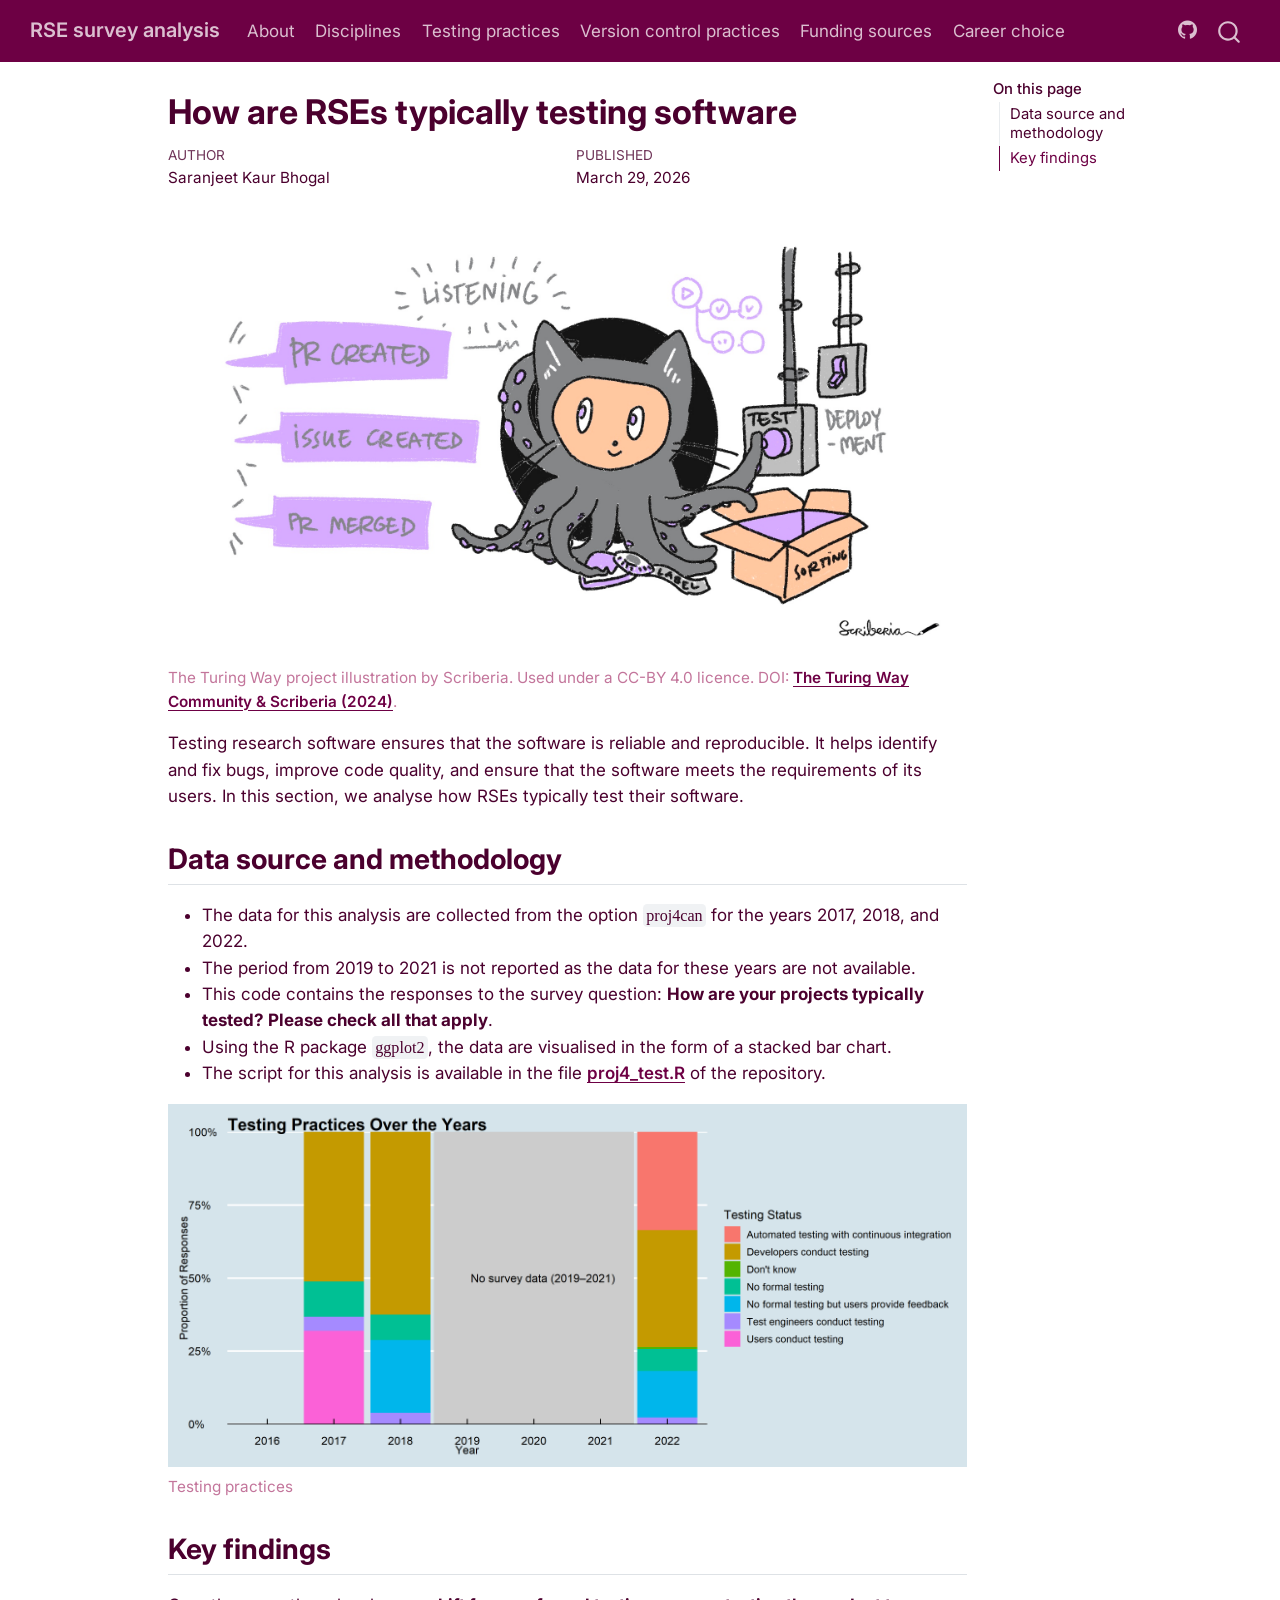
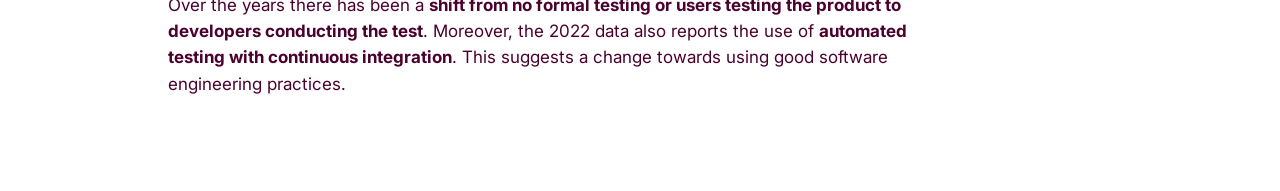
<file: testing.html>
<!DOCTYPE html>
<html xmlns="http://www.w3.org/1999/xhtml" lang="en" xml:lang="en"><head>

<meta charset="utf-8">
<meta name="generator" content="quarto-1.9.36">

<meta name="viewport" content="width=device-width, initial-scale=1.0, user-scalable=yes">

<meta name="author" content="Saranjeet Kaur Bhogal">
<meta name="dcterms.date" content="2026-03-29">

<title>How are RSEs typically testing software – RSE survey analysis</title>
<style>
/* Default styles provided by pandoc.
** See https://pandoc.org/MANUAL.html#variables-for-html for config info.
*/
code{white-space: pre-wrap;}
span.smallcaps{font-variant: small-caps;}
div.columns{display: flex; gap: min(4vw, 1.5em);}
div.column{flex: auto; overflow-x: auto;}
div.hanging-indent{margin-left: 1.5em; text-indent: -1.5em;}
ul.task-list{list-style: none;}
ul.task-list li input[type="checkbox"] {
  width: 0.8em;
  margin: 0 0.8em 0.2em -1em; /* quarto-specific, see https://github.com/quarto-dev/quarto-cli/issues/4556 */ 
  vertical-align: middle;
}
</style>


<script src="site_libs/quarto-nav/quarto-nav.js"></script>
<script src="site_libs/quarto-nav/headroom.min.js"></script>
<script src="site_libs/clipboard/clipboard.min.js"></script>
<script src="site_libs/quarto-search/autocomplete.umd.js"></script>
<script src="site_libs/quarto-search/fuse.min.js"></script>
<script src="site_libs/quarto-search/quarto-search.js"></script>
<meta name="quarto:offset" content="./">
<script src="site_libs/quarto-html/quarto.js" type="module"></script>
<script src="site_libs/quarto-html/tabsets/tabsets.js" type="module"></script>
<script src="site_libs/quarto-html/popper.min.js"></script>
<script src="site_libs/quarto-html/tippy.umd.min.js"></script>
<script src="site_libs/quarto-html/anchor.min.js"></script>
<link href="site_libs/quarto-html/tippy.css" rel="stylesheet">
<link href="site_libs/quarto-html/quarto-syntax-highlighting-03a7fa63c066d32c082a9fb980bb0fa7.css" rel="stylesheet" class="quarto-color-scheme" id="quarto-text-highlighting-styles">
<link href="site_libs/quarto-html/quarto-syntax-highlighting-dark-ad4c53b191d7efefe095fb1b6208a05a.css" rel="stylesheet" class="quarto-color-scheme quarto-color-alternate" id="quarto-text-highlighting-styles">
<link href="site_libs/quarto-html/quarto-syntax-highlighting-03a7fa63c066d32c082a9fb980bb0fa7.css" rel="stylesheet" class="quarto-color-scheme-extra" id="quarto-text-highlighting-styles">
<script src="site_libs/bootstrap/bootstrap.min.js"></script>
<link href="site_libs/bootstrap/bootstrap-icons.css" rel="stylesheet">
<link href="site_libs/bootstrap/bootstrap-b75ac1ecbfc66c51b5b46fe2451bbc41.min.css" rel="stylesheet" append-hash="true" class="quarto-color-scheme" id="quarto-bootstrap" data-mode="light">
<link href="site_libs/bootstrap/bootstrap-dark-b75ac1ecbfc66c51b5b46fe2451bbc41.min.css" rel="stylesheet" append-hash="true" class="quarto-color-scheme quarto-color-alternate" id="quarto-bootstrap" data-mode="light">
<link href="site_libs/bootstrap/bootstrap-b75ac1ecbfc66c51b5b46fe2451bbc41.min.css" rel="stylesheet" append-hash="true" class="quarto-color-scheme-extra" id="quarto-bootstrap" data-mode="light">
<script id="quarto-search-options" type="application/json">{
  "location": "navbar",
  "copy-button": false,
  "collapse-after": 3,
  "panel-placement": "end",
  "type": "overlay",
  "limit": 50,
  "keyboard-shortcut": [
    "f",
    "/",
    "s"
  ],
  "show-item-context": false,
  "language": {
    "search-no-results-text": "No results",
    "search-matching-documents-text": "matching documents",
    "search-copy-link-title": "Copy link to search",
    "search-hide-matches-text": "Hide additional matches",
    "search-more-match-text": "more match in this document",
    "search-more-matches-text": "more matches in this document",
    "search-clear-button-title": "Clear",
    "search-text-placeholder": "",
    "search-detached-cancel-button-title": "Cancel",
    "search-submit-button-title": "Submit",
    "search-label": "Search"
  }
}</script>


</head>

<body class="nav-fixed quarto-light">

<div id="quarto-search-results"></div>
  <header id="quarto-header" class="headroom fixed-top">
    <nav class="navbar navbar-expand-lg " data-bs-theme="dark">
      <div class="navbar-container container-fluid">
      <div class="navbar-brand-container mx-auto">
    <a class="navbar-brand" href="./index.html">
    <span class="navbar-title">RSE survey analysis</span>
    </a>
  </div>
            <div id="quarto-search" class="" title="Search"></div>
          <button class="navbar-toggler" type="button" data-bs-toggle="collapse" data-bs-target="#navbarCollapse" aria-controls="navbarCollapse" role="menu" aria-expanded="false" aria-label="Toggle navigation" onclick="if (window.quartoToggleHeadroom) { window.quartoToggleHeadroom(); }">
  <span class="navbar-toggler-icon"></span>
</button>
          <div class="collapse navbar-collapse" id="navbarCollapse">
            <ul class="navbar-nav navbar-nav-scroll me-auto">
  <li class="nav-item">
    <a class="nav-link" href="./index.html"> 
<span class="menu-text">About</span></a>
  </li>  
  <li class="nav-item">
    <a class="nav-link" href="./disciplines.html"> 
<span class="menu-text">Disciplines</span></a>
  </li>  
  <li class="nav-item">
    <a class="nav-link active" href="./testing.html" aria-current="page"> 
<span class="menu-text">Testing practices</span></a>
  </li>  
  <li class="nav-item">
    <a class="nav-link" href="./version.html"> 
<span class="menu-text">Version control practices</span></a>
  </li>  
  <li class="nav-item">
    <a class="nav-link" href="./funding.html"> 
<span class="menu-text">Funding sources</span></a>
  </li>  
  <li class="nav-item">
    <a class="nav-link" href="./career_choice.html"> 
<span class="menu-text">Career choice</span></a>
  </li>  
</ul>
            <ul class="navbar-nav navbar-nav-scroll ms-auto">
  <li class="nav-item compact">
    <a class="nav-link" href="https://github.com/SaranjeetKaur/RSE_historical_analysis"> <i class="bi bi-github" role="img">
</i> 
<span class="menu-text"></span></a>
  </li>  
</ul>
          </div> <!-- /navcollapse -->
            <div class="quarto-navbar-tools">
</div>
      </div> <!-- /container-fluid -->
    </nav>
</header>
<!-- content -->
<div id="quarto-content" class="quarto-container page-columns page-rows-contents page-layout-article page-navbar">
<!-- sidebar -->
<!-- margin-sidebar -->
    <div id="quarto-margin-sidebar" class="sidebar margin-sidebar">
        <nav id="TOC" role="doc-toc" class="toc-active">
    <h2 id="toc-title">On this page</h2>
   
  <ul>
  <li><a href="#data-source-and-methodology" id="toc-data-source-and-methodology" class="nav-link active" data-scroll-target="#data-source-and-methodology">Data source and methodology</a></li>
  <li><a href="#key-findings" id="toc-key-findings" class="nav-link" data-scroll-target="#key-findings">Key findings</a></li>
  </ul>
</nav>
    </div>
<!-- main -->
<main class="content" id="quarto-document-content">

<header id="title-block-header" class="quarto-title-block default">
<div class="quarto-title">
<h1 class="title">How are RSEs typically testing software</h1>
</div>



<div class="quarto-title-meta">

    <div>
    <div class="quarto-title-meta-heading">Author</div>
    <div class="quarto-title-meta-contents">
             <p>Saranjeet Kaur Bhogal </p>
          </div>
  </div>
    
    <div>
    <div class="quarto-title-meta-heading">Published</div>
    <div class="quarto-title-meta-contents">
      <p class="date">March 29, 2026</p>
    </div>
  </div>
  
    
  </div>
  


</header>


<div class="quarto-figure quarto-figure-center">
<figure class="figure">
<p><img src="fig/continuous_integration.jpg" class="img-fluid figure-img"></p>
<figcaption>The Turing Way project illustration by Scriberia. Used under a CC-BY 4.0 licence. DOI: <a href="https://doi.org/10.5281/ZENODO.3332807">The Turing Way Community &amp; Scriberia (2024)</a>.</figcaption>
</figure>
</div>
<p>Testing research software ensures that the software is reliable and reproducible. It helps identify and fix bugs, improve code quality, and ensure that the software meets the requirements of its users. In this section, we analyse how RSEs typically test their software.</p>
<section id="data-source-and-methodology" class="level2">
<h2 class="anchored" data-anchor-id="data-source-and-methodology">Data source and methodology</h2>
<ul>
<li>The data for this analysis are collected from the option <code>proj4can</code> for the years 2017, 2018, and 2022.</li>
<li>The period from 2019 to 2021 is not reported as the data for these years are not available.</li>
<li>This code contains the responses to the survey question: <strong>How are your projects typically tested? Please check all that apply</strong>.</li>
<li>Using the R package <code>ggplot2</code>, the data are visualised in the form of a stacked bar chart.</li>
<li>The script for this analysis is available in the file <a href="https://github.com/SaranjeetKaur/RSE_historical_analysis/blob/main/src/proj4_test.R">proj4_test.R</a> of the repository.</li>
</ul>
<div class="quarto-figure quarto-figure-center">
<figure class="figure">
<p><img src="fig/proj4_testing_practices.png" class="img-fluid figure-img"></p>
<figcaption>Testing practices</figcaption>
</figure>
</div>
</section>
<section id="key-findings" class="level2">
<h2 class="anchored" data-anchor-id="key-findings">Key findings</h2>
<p>Over the years there has been a <strong>shift from no formal testing or users testing the product to developers conducting the test</strong>. Moreover, the 2022 data also reports the use of <strong>automated testing with continuous integration</strong>. This suggests a change towards using good software engineering practices.</p>


</section>

</main> <!-- /main -->
<script id="quarto-html-after-body" type="application/javascript">
  window.document.addEventListener("DOMContentLoaded", function (event) {
    const icon = "";
    const anchorJS = new window.AnchorJS();
    anchorJS.options = {
      placement: 'right',
      icon: icon
    };
    anchorJS.add('.anchored');
    const isCodeAnnotation = (el) => {
      for (const clz of el.classList) {
        if (clz.startsWith('code-annotation-')) {                     
          return true;
        }
      }
      return false;
    }
    const onCopySuccess = function(e) {
      // button target
      const button = e.trigger;
      // don't keep focus
      button.blur();
      // flash "checked"
      button.classList.add('code-copy-button-checked');
      var currentTitle = button.getAttribute("title");
      button.setAttribute("title", "Copied!");
      let tooltip;
      if (window.bootstrap) {
        button.setAttribute("data-bs-toggle", "tooltip");
        button.setAttribute("data-bs-placement", "left");
        button.setAttribute("data-bs-title", "Copied!");
        tooltip = new bootstrap.Tooltip(button, 
          { trigger: "manual", 
            customClass: "code-copy-button-tooltip",
            offset: [0, -8]});
        tooltip.show();    
      }
      setTimeout(function() {
        if (tooltip) {
          tooltip.hide();
          button.removeAttribute("data-bs-title");
          button.removeAttribute("data-bs-toggle");
          button.removeAttribute("data-bs-placement");
        }
        button.setAttribute("title", currentTitle);
        button.classList.remove('code-copy-button-checked');
      }, 1000);
      // clear code selection
      e.clearSelection();
    }
    const getTextToCopy = function(trigger) {
      const outerScaffold = trigger.parentElement.cloneNode(true);
      const codeEl = outerScaffold.querySelector('code');
      for (const childEl of codeEl.children) {
        if (isCodeAnnotation(childEl)) {
          childEl.remove();
        }
      }
      return codeEl.innerText;
    }
    const clipboard = new window.ClipboardJS('.code-copy-button:not([data-in-quarto-modal])', {
      text: getTextToCopy
    });
    clipboard.on('success', onCopySuccess);
    if (window.document.getElementById('quarto-embedded-source-code-modal')) {
      const clipboardModal = new window.ClipboardJS('.code-copy-button[data-in-quarto-modal]', {
        text: getTextToCopy,
        container: window.document.getElementById('quarto-embedded-source-code-modal')
      });
      clipboardModal.on('success', onCopySuccess);
    }
      var localhostRegex = new RegExp(/^(?:http|https):\/\/localhost\:?[0-9]*\//);
      var mailtoRegex = new RegExp(/^mailto:/);
        var filterRegex = new RegExp("https:\/\/SaranjeetKaur\.github\.io\/RSE_historical_analysis\/");
      var isInternal = (href) => {
          return filterRegex.test(href) || localhostRegex.test(href) || mailtoRegex.test(href);
      }
      // Inspect non-navigation links and adorn them if external
     var links = window.document.querySelectorAll('a[href]:not(.nav-link):not(.navbar-brand):not(.toc-action):not(.sidebar-link):not(.sidebar-item-toggle):not(.pagination-link):not(.no-external):not([aria-hidden]):not(.dropdown-item):not(.quarto-navigation-tool):not(.about-link)');
      for (var i=0; i<links.length; i++) {
        const link = links[i];
        if (!isInternal(link.href)) {
          // undo the damage that might have been done by quarto-nav.js in the case of
          // links that we want to consider external
          if (link.dataset.originalHref !== undefined) {
            link.href = link.dataset.originalHref;
          }
        }
      }
    function tippyHover(el, contentFn, onTriggerFn, onUntriggerFn) {
      const config = {
        allowHTML: true,
        maxWidth: 500,
        delay: 100,
        arrow: false,
        appendTo: function(el) {
            return el.parentElement;
        },
        interactive: true,
        interactiveBorder: 10,
        theme: 'quarto',
        placement: 'bottom-start',
      };
      if (contentFn) {
        config.content = contentFn;
      }
      if (onTriggerFn) {
        config.onTrigger = onTriggerFn;
      }
      if (onUntriggerFn) {
        config.onUntrigger = onUntriggerFn;
      }
      window.tippy(el, config); 
    }
    const noterefs = window.document.querySelectorAll('a[role="doc-noteref"]');
    for (var i=0; i<noterefs.length; i++) {
      const ref = noterefs[i];
      tippyHover(ref, function() {
        // use id or data attribute instead here
        let href = ref.getAttribute('data-footnote-href') || ref.getAttribute('href');
        try { href = new URL(href).hash; } catch {}
        const id = href.replace(/^#\/?/, "");
        const note = window.document.getElementById(id);
        if (note) {
          return note.innerHTML;
        } else {
          return "";
        }
      });
    }
    const xrefs = window.document.querySelectorAll('a.quarto-xref');
    const processXRef = (id, note) => {
      // Strip column container classes
      const stripColumnClz = (el) => {
        el.classList.remove("page-full", "page-columns");
        if (el.children) {
          for (const child of el.children) {
            stripColumnClz(child);
          }
        }
      }
      stripColumnClz(note)
      if (id === null || id.startsWith('sec-')) {
        // Special case sections, only their first couple elements
        const container = document.createElement("div");
        if (note.children && note.children.length > 2) {
          container.appendChild(note.children[0].cloneNode(true));
          for (let i = 1; i < note.children.length; i++) {
            const child = note.children[i];
            if (child.tagName === "P" && child.innerText === "") {
              continue;
            } else {
              container.appendChild(child.cloneNode(true));
              break;
            }
          }
          if (window.Quarto?.typesetMath) {
            window.Quarto.typesetMath(container);
          }
          return container.innerHTML
        } else {
          if (window.Quarto?.typesetMath) {
            window.Quarto.typesetMath(note);
          }
          return note.innerHTML;
        }
      } else {
        // Remove any anchor links if they are present
        const anchorLink = note.querySelector('a.anchorjs-link');
        if (anchorLink) {
          anchorLink.remove();
        }
        if (window.Quarto?.typesetMath) {
          window.Quarto.typesetMath(note);
        }
        if (note.classList.contains("callout")) {
          return note.outerHTML;
        } else {
          return note.innerHTML;
        }
      }
    }
    for (var i=0; i<xrefs.length; i++) {
      const xref = xrefs[i];
      tippyHover(xref, undefined, function(instance) {
        instance.disable();
        let url = xref.getAttribute('href');
        let hash = undefined; 
        if (url.startsWith('#')) {
          hash = url;
        } else {
          try { hash = new URL(url).hash; } catch {}
        }
        if (hash) {
          const id = hash.replace(/^#\/?/, "");
          const note = window.document.getElementById(id);
          if (note !== null) {
            try {
              const html = processXRef(id, note.cloneNode(true));
              instance.setContent(html);
            } finally {
              instance.enable();
              instance.show();
            }
          } else {
            // See if we can fetch this
            fetch(url.split('#')[0])
            .then(res => res.text())
            .then(html => {
              const parser = new DOMParser();
              const htmlDoc = parser.parseFromString(html, "text/html");
              const note = htmlDoc.getElementById(id);
              if (note !== null) {
                const html = processXRef(id, note);
                instance.setContent(html);
              } 
            }).finally(() => {
              instance.enable();
              instance.show();
            });
          }
        } else {
          // See if we can fetch a full url (with no hash to target)
          // This is a special case and we should probably do some content thinning / targeting
          fetch(url)
          .then(res => res.text())
          .then(html => {
            const parser = new DOMParser();
            const htmlDoc = parser.parseFromString(html, "text/html");
            const note = htmlDoc.querySelector('main.content');
            if (note !== null) {
              // This should only happen for chapter cross references
              // (since there is no id in the URL)
              // remove the first header
              if (note.children.length > 0 && note.children[0].tagName === "HEADER") {
                note.children[0].remove();
              }
              const html = processXRef(null, note);
              instance.setContent(html);
            } 
          }).finally(() => {
            instance.enable();
            instance.show();
          });
        }
      }, function(instance) {
      });
    }
        let selectedAnnoteEl;
        const selectorForAnnotation = ( cell, annotation) => {
          let cellAttr = 'data-code-cell="' + cell + '"';
          let lineAttr = 'data-code-annotation="' +  annotation + '"';
          const selector = 'span[' + cellAttr + '][' + lineAttr + ']';
          return selector;
        }
        const selectCodeLines = (annoteEl) => {
          const doc = window.document;
          const targetCell = annoteEl.getAttribute("data-target-cell");
          const targetAnnotation = annoteEl.getAttribute("data-target-annotation");
          const annoteSpan = window.document.querySelector(selectorForAnnotation(targetCell, targetAnnotation));
          const lines = annoteSpan.getAttribute("data-code-lines").split(",");
          const lineIds = lines.map((line) => {
            return targetCell + "-" + line;
          })
          let top = null;
          let height = null;
          let parent = null;
          if (lineIds.length > 0) {
              //compute the position of the single el (top and bottom and make a div)
              const el = window.document.getElementById(lineIds[0]);
              top = el.offsetTop;
              height = el.offsetHeight;
              parent = el.parentElement.parentElement;
            if (lineIds.length > 1) {
              const lastEl = window.document.getElementById(lineIds[lineIds.length - 1]);
              const bottom = lastEl.offsetTop + lastEl.offsetHeight;
              height = bottom - top;
            }
            if (top !== null && height !== null && parent !== null) {
              // cook up a div (if necessary) and position it 
              let div = window.document.getElementById("code-annotation-line-highlight");
              if (div === null) {
                div = window.document.createElement("div");
                div.setAttribute("id", "code-annotation-line-highlight");
                div.style.position = 'absolute';
                parent.appendChild(div);
              }
              div.style.top = top - 2 + "px";
              div.style.height = height + 4 + "px";
              div.style.left = 0;
              let gutterDiv = window.document.getElementById("code-annotation-line-highlight-gutter");
              if (gutterDiv === null) {
                gutterDiv = window.document.createElement("div");
                gutterDiv.setAttribute("id", "code-annotation-line-highlight-gutter");
                gutterDiv.style.position = 'absolute';
                const codeCell = window.document.getElementById(targetCell);
                const gutter = codeCell.querySelector('.code-annotation-gutter');
                gutter.appendChild(gutterDiv);
              }
              gutterDiv.style.top = top - 2 + "px";
              gutterDiv.style.height = height + 4 + "px";
            }
            selectedAnnoteEl = annoteEl;
          }
        };
        const unselectCodeLines = () => {
          const elementsIds = ["code-annotation-line-highlight", "code-annotation-line-highlight-gutter"];
          elementsIds.forEach((elId) => {
            const div = window.document.getElementById(elId);
            if (div) {
              div.remove();
            }
          });
          selectedAnnoteEl = undefined;
        };
          // Handle positioning of the toggle
      window.addEventListener(
        "resize",
        throttle(() => {
          elRect = undefined;
          if (selectedAnnoteEl) {
            selectCodeLines(selectedAnnoteEl);
          }
        }, 10)
      );
      function throttle(fn, ms) {
      let throttle = false;
      let timer;
        return (...args) => {
          if(!throttle) { // first call gets through
              fn.apply(this, args);
              throttle = true;
          } else { // all the others get throttled
              if(timer) clearTimeout(timer); // cancel #2
              timer = setTimeout(() => {
                fn.apply(this, args);
                timer = throttle = false;
              }, ms);
          }
        };
      }
        // Attach click handler to the DT
        const annoteDls = window.document.querySelectorAll('dt[data-target-cell]');
        for (const annoteDlNode of annoteDls) {
          annoteDlNode.addEventListener('click', (event) => {
            const clickedEl = event.target;
            if (clickedEl !== selectedAnnoteEl) {
              unselectCodeLines();
              const activeEl = window.document.querySelector('dt[data-target-cell].code-annotation-active');
              if (activeEl) {
                activeEl.classList.remove('code-annotation-active');
              }
              selectCodeLines(clickedEl);
              clickedEl.classList.add('code-annotation-active');
            } else {
              // Unselect the line
              unselectCodeLines();
              clickedEl.classList.remove('code-annotation-active');
            }
          });
        }
    const findCites = (el) => {
      const parentEl = el.parentElement;
      if (parentEl) {
        const cites = parentEl.dataset.cites;
        if (cites) {
          return {
            el,
            cites: cites.split(' ')
          };
        } else {
          return findCites(el.parentElement)
        }
      } else {
        return undefined;
      }
    };
    var bibliorefs = window.document.querySelectorAll('a[role="doc-biblioref"]');
    for (var i=0; i<bibliorefs.length; i++) {
      const ref = bibliorefs[i];
      const citeInfo = findCites(ref);
      if (citeInfo) {
        tippyHover(citeInfo.el, function() {
          var popup = window.document.createElement('div');
          citeInfo.cites.forEach(function(cite) {
            var citeDiv = window.document.createElement('div');
            citeDiv.classList.add('hanging-indent');
            citeDiv.classList.add('csl-entry');
            var biblioDiv = window.document.getElementById('ref-' + cite);
            if (biblioDiv) {
              citeDiv.innerHTML = biblioDiv.innerHTML;
            }
            popup.appendChild(citeDiv);
          });
          return popup.innerHTML;
        });
      }
    }
  });
  </script>
</div> <!-- /content -->




</body></html>
</file>
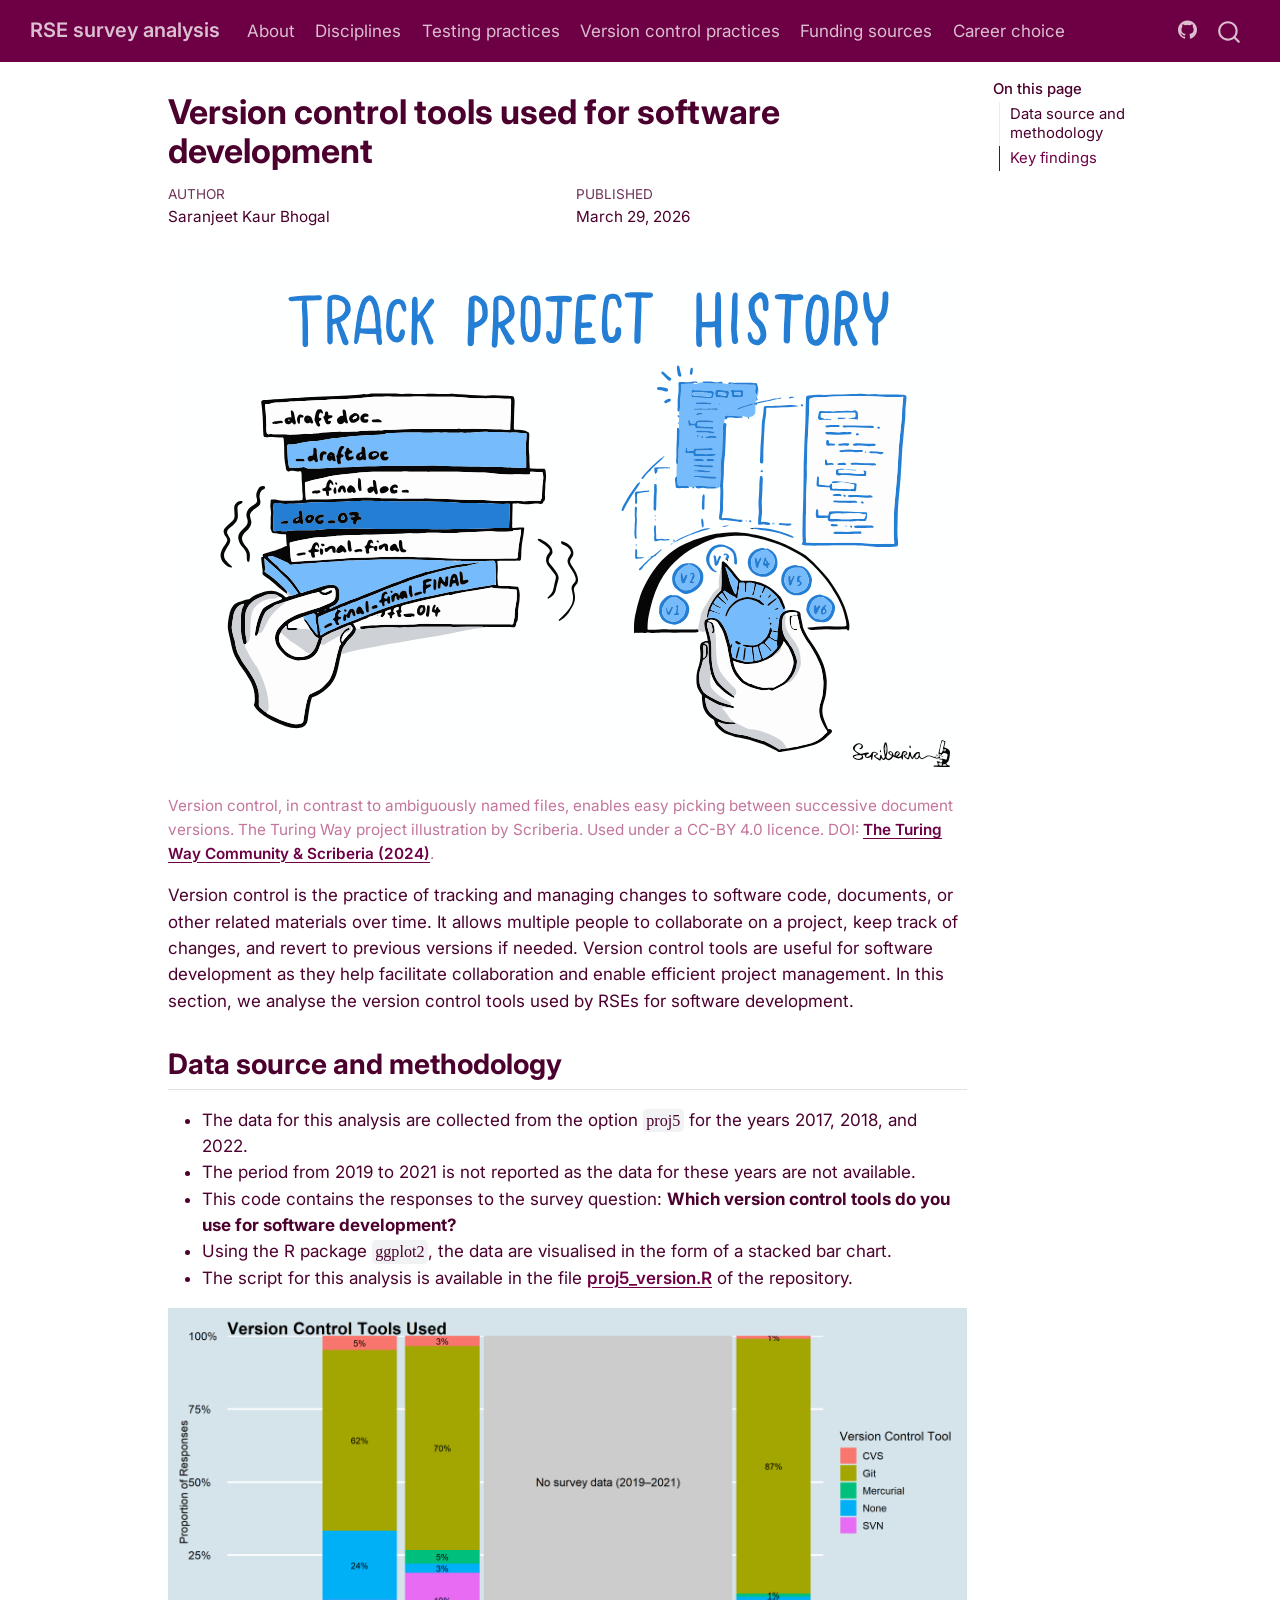
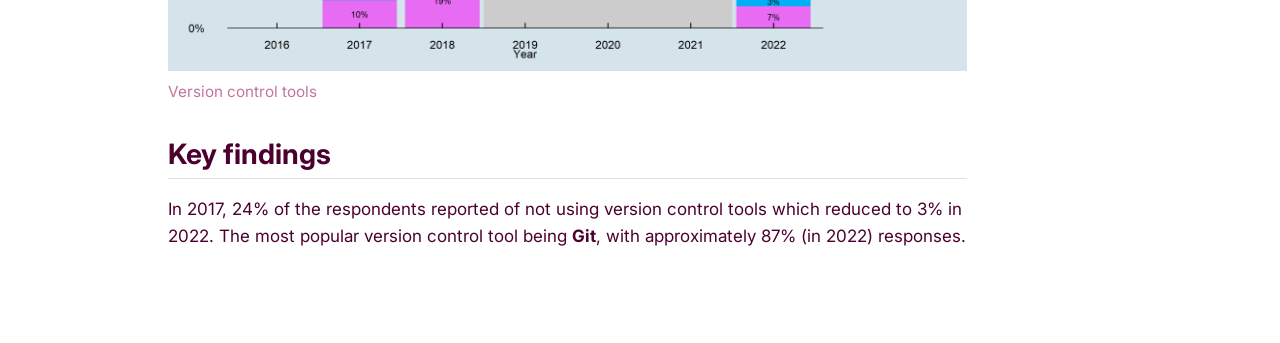
<file: version.html>
<!DOCTYPE html>
<html xmlns="http://www.w3.org/1999/xhtml" lang="en" xml:lang="en"><head>

<meta charset="utf-8">
<meta name="generator" content="quarto-1.9.36">

<meta name="viewport" content="width=device-width, initial-scale=1.0, user-scalable=yes">

<meta name="author" content="Saranjeet Kaur Bhogal">
<meta name="dcterms.date" content="2026-03-29">

<title>Version control tools used for software development – RSE survey analysis</title>
<style>
/* Default styles provided by pandoc.
** See https://pandoc.org/MANUAL.html#variables-for-html for config info.
*/
code{white-space: pre-wrap;}
span.smallcaps{font-variant: small-caps;}
div.columns{display: flex; gap: min(4vw, 1.5em);}
div.column{flex: auto; overflow-x: auto;}
div.hanging-indent{margin-left: 1.5em; text-indent: -1.5em;}
ul.task-list{list-style: none;}
ul.task-list li input[type="checkbox"] {
  width: 0.8em;
  margin: 0 0.8em 0.2em -1em; /* quarto-specific, see https://github.com/quarto-dev/quarto-cli/issues/4556 */ 
  vertical-align: middle;
}
</style>


<script src="site_libs/quarto-nav/quarto-nav.js"></script>
<script src="site_libs/quarto-nav/headroom.min.js"></script>
<script src="site_libs/clipboard/clipboard.min.js"></script>
<script src="site_libs/quarto-search/autocomplete.umd.js"></script>
<script src="site_libs/quarto-search/fuse.min.js"></script>
<script src="site_libs/quarto-search/quarto-search.js"></script>
<meta name="quarto:offset" content="./">
<script src="site_libs/quarto-html/quarto.js" type="module"></script>
<script src="site_libs/quarto-html/tabsets/tabsets.js" type="module"></script>
<script src="site_libs/quarto-html/popper.min.js"></script>
<script src="site_libs/quarto-html/tippy.umd.min.js"></script>
<script src="site_libs/quarto-html/anchor.min.js"></script>
<link href="site_libs/quarto-html/tippy.css" rel="stylesheet">
<link href="site_libs/quarto-html/quarto-syntax-highlighting-03a7fa63c066d32c082a9fb980bb0fa7.css" rel="stylesheet" class="quarto-color-scheme" id="quarto-text-highlighting-styles">
<link href="site_libs/quarto-html/quarto-syntax-highlighting-dark-ad4c53b191d7efefe095fb1b6208a05a.css" rel="stylesheet" class="quarto-color-scheme quarto-color-alternate" id="quarto-text-highlighting-styles">
<link href="site_libs/quarto-html/quarto-syntax-highlighting-03a7fa63c066d32c082a9fb980bb0fa7.css" rel="stylesheet" class="quarto-color-scheme-extra" id="quarto-text-highlighting-styles">
<script src="site_libs/bootstrap/bootstrap.min.js"></script>
<link href="site_libs/bootstrap/bootstrap-icons.css" rel="stylesheet">
<link href="site_libs/bootstrap/bootstrap-b75ac1ecbfc66c51b5b46fe2451bbc41.min.css" rel="stylesheet" append-hash="true" class="quarto-color-scheme" id="quarto-bootstrap" data-mode="light">
<link href="site_libs/bootstrap/bootstrap-dark-b75ac1ecbfc66c51b5b46fe2451bbc41.min.css" rel="stylesheet" append-hash="true" class="quarto-color-scheme quarto-color-alternate" id="quarto-bootstrap" data-mode="light">
<link href="site_libs/bootstrap/bootstrap-b75ac1ecbfc66c51b5b46fe2451bbc41.min.css" rel="stylesheet" append-hash="true" class="quarto-color-scheme-extra" id="quarto-bootstrap" data-mode="light">
<script id="quarto-search-options" type="application/json">{
  "location": "navbar",
  "copy-button": false,
  "collapse-after": 3,
  "panel-placement": "end",
  "type": "overlay",
  "limit": 50,
  "keyboard-shortcut": [
    "f",
    "/",
    "s"
  ],
  "show-item-context": false,
  "language": {
    "search-no-results-text": "No results",
    "search-matching-documents-text": "matching documents",
    "search-copy-link-title": "Copy link to search",
    "search-hide-matches-text": "Hide additional matches",
    "search-more-match-text": "more match in this document",
    "search-more-matches-text": "more matches in this document",
    "search-clear-button-title": "Clear",
    "search-text-placeholder": "",
    "search-detached-cancel-button-title": "Cancel",
    "search-submit-button-title": "Submit",
    "search-label": "Search"
  }
}</script>


</head>

<body class="nav-fixed quarto-light">

<div id="quarto-search-results"></div>
  <header id="quarto-header" class="headroom fixed-top">
    <nav class="navbar navbar-expand-lg " data-bs-theme="dark">
      <div class="navbar-container container-fluid">
      <div class="navbar-brand-container mx-auto">
    <a class="navbar-brand" href="./index.html">
    <span class="navbar-title">RSE survey analysis</span>
    </a>
  </div>
            <div id="quarto-search" class="" title="Search"></div>
          <button class="navbar-toggler" type="button" data-bs-toggle="collapse" data-bs-target="#navbarCollapse" aria-controls="navbarCollapse" role="menu" aria-expanded="false" aria-label="Toggle navigation" onclick="if (window.quartoToggleHeadroom) { window.quartoToggleHeadroom(); }">
  <span class="navbar-toggler-icon"></span>
</button>
          <div class="collapse navbar-collapse" id="navbarCollapse">
            <ul class="navbar-nav navbar-nav-scroll me-auto">
  <li class="nav-item">
    <a class="nav-link" href="./index.html"> 
<span class="menu-text">About</span></a>
  </li>  
  <li class="nav-item">
    <a class="nav-link" href="./disciplines.html"> 
<span class="menu-text">Disciplines</span></a>
  </li>  
  <li class="nav-item">
    <a class="nav-link" href="./testing.html"> 
<span class="menu-text">Testing practices</span></a>
  </li>  
  <li class="nav-item">
    <a class="nav-link active" href="./version.html" aria-current="page"> 
<span class="menu-text">Version control practices</span></a>
  </li>  
  <li class="nav-item">
    <a class="nav-link" href="./funding.html"> 
<span class="menu-text">Funding sources</span></a>
  </li>  
  <li class="nav-item">
    <a class="nav-link" href="./career_choice.html"> 
<span class="menu-text">Career choice</span></a>
  </li>  
</ul>
            <ul class="navbar-nav navbar-nav-scroll ms-auto">
  <li class="nav-item compact">
    <a class="nav-link" href="https://github.com/SaranjeetKaur/RSE_historical_analysis"> <i class="bi bi-github" role="img">
</i> 
<span class="menu-text"></span></a>
  </li>  
</ul>
          </div> <!-- /navcollapse -->
            <div class="quarto-navbar-tools">
</div>
      </div> <!-- /container-fluid -->
    </nav>
</header>
<!-- content -->
<div id="quarto-content" class="quarto-container page-columns page-rows-contents page-layout-article page-navbar">
<!-- sidebar -->
<!-- margin-sidebar -->
    <div id="quarto-margin-sidebar" class="sidebar margin-sidebar">
        <nav id="TOC" role="doc-toc" class="toc-active">
    <h2 id="toc-title">On this page</h2>
   
  <ul>
  <li><a href="#data-source-and-methodology" id="toc-data-source-and-methodology" class="nav-link active" data-scroll-target="#data-source-and-methodology">Data source and methodology</a></li>
  <li><a href="#key-findings" id="toc-key-findings" class="nav-link" data-scroll-target="#key-findings">Key findings</a></li>
  </ul>
</nav>
    </div>
<!-- main -->
<main class="content" id="quarto-document-content">

<header id="title-block-header" class="quarto-title-block default">
<div class="quarto-title">
<h1 class="title">Version control tools used for software development</h1>
</div>



<div class="quarto-title-meta">

    <div>
    <div class="quarto-title-meta-heading">Author</div>
    <div class="quarto-title-meta-contents">
             <p>Saranjeet Kaur Bhogal </p>
          </div>
  </div>
    
    <div>
    <div class="quarto-title-meta-heading">Published</div>
    <div class="quarto-title-meta-contents">
      <p class="date">March 29, 2026</p>
    </div>
  </div>
  
    
  </div>
  


</header>


<div class="quarto-figure quarto-figure-center">
<figure class="figure">
<p><img src="fig/version_control.svg" class="img-fluid figure-img"></p>
<figcaption>Version control, in contrast to ambiguously named files, enables easy picking between successive document versions. The Turing Way project illustration by Scriberia. Used under a CC-BY 4.0 licence. DOI: <a href="https://doi.org/10.5281/ZENODO.3332807">The Turing Way Community &amp; Scriberia (2024)</a>.</figcaption>
</figure>
</div>
<p>Version control is the practice of tracking and managing changes to software code, documents, or other related materials over time. It allows multiple people to collaborate on a project, keep track of changes, and revert to previous versions if needed. Version control tools are useful for software development as they help facilitate collaboration and enable efficient project management. In this section, we analyse the version control tools used by RSEs for software development.</p>
<section id="data-source-and-methodology" class="level2">
<h2 class="anchored" data-anchor-id="data-source-and-methodology">Data source and methodology</h2>
<ul>
<li>The data for this analysis are collected from the option <code>proj5</code> for the years 2017, 2018, and 2022.</li>
<li>The period from 2019 to 2021 is not reported as the data for these years are not available.</li>
<li>This code contains the responses to the survey question: <strong>Which version control tools do you use for software development?</strong></li>
<li>Using the R package <code>ggplot2</code>, the data are visualised in the form of a stacked bar chart.</li>
<li>The script for this analysis is available in the file <a href="https://github.com/SaranjeetKaur/RSE_historical_analysis/blob/main/src/proj5_version.R">proj5_version.R</a> of the repository.</li>
</ul>
<div class="quarto-figure quarto-figure-center">
<figure class="figure">
<p><img src="fig/proj5_version_control.png" class="img-fluid figure-img"></p>
<figcaption>Version control tools</figcaption>
</figure>
</div>
</section>
<section id="key-findings" class="level2">
<h2 class="anchored" data-anchor-id="key-findings">Key findings</h2>
<p>In 2017, 24% of the respondents reported of not using version control tools which reduced to 3% in 2022. The most popular version control tool being <strong>Git</strong>, with approximately 87% (in 2022) responses.</p>


</section>

</main> <!-- /main -->
<script id="quarto-html-after-body" type="application/javascript">
  window.document.addEventListener("DOMContentLoaded", function (event) {
    const icon = "";
    const anchorJS = new window.AnchorJS();
    anchorJS.options = {
      placement: 'right',
      icon: icon
    };
    anchorJS.add('.anchored');
    const isCodeAnnotation = (el) => {
      for (const clz of el.classList) {
        if (clz.startsWith('code-annotation-')) {                     
          return true;
        }
      }
      return false;
    }
    const onCopySuccess = function(e) {
      // button target
      const button = e.trigger;
      // don't keep focus
      button.blur();
      // flash "checked"
      button.classList.add('code-copy-button-checked');
      var currentTitle = button.getAttribute("title");
      button.setAttribute("title", "Copied!");
      let tooltip;
      if (window.bootstrap) {
        button.setAttribute("data-bs-toggle", "tooltip");
        button.setAttribute("data-bs-placement", "left");
        button.setAttribute("data-bs-title", "Copied!");
        tooltip = new bootstrap.Tooltip(button, 
          { trigger: "manual", 
            customClass: "code-copy-button-tooltip",
            offset: [0, -8]});
        tooltip.show();    
      }
      setTimeout(function() {
        if (tooltip) {
          tooltip.hide();
          button.removeAttribute("data-bs-title");
          button.removeAttribute("data-bs-toggle");
          button.removeAttribute("data-bs-placement");
        }
        button.setAttribute("title", currentTitle);
        button.classList.remove('code-copy-button-checked');
      }, 1000);
      // clear code selection
      e.clearSelection();
    }
    const getTextToCopy = function(trigger) {
      const outerScaffold = trigger.parentElement.cloneNode(true);
      const codeEl = outerScaffold.querySelector('code');
      for (const childEl of codeEl.children) {
        if (isCodeAnnotation(childEl)) {
          childEl.remove();
        }
      }
      return codeEl.innerText;
    }
    const clipboard = new window.ClipboardJS('.code-copy-button:not([data-in-quarto-modal])', {
      text: getTextToCopy
    });
    clipboard.on('success', onCopySuccess);
    if (window.document.getElementById('quarto-embedded-source-code-modal')) {
      const clipboardModal = new window.ClipboardJS('.code-copy-button[data-in-quarto-modal]', {
        text: getTextToCopy,
        container: window.document.getElementById('quarto-embedded-source-code-modal')
      });
      clipboardModal.on('success', onCopySuccess);
    }
      var localhostRegex = new RegExp(/^(?:http|https):\/\/localhost\:?[0-9]*\//);
      var mailtoRegex = new RegExp(/^mailto:/);
        var filterRegex = new RegExp("https:\/\/SaranjeetKaur\.github\.io\/RSE_historical_analysis\/");
      var isInternal = (href) => {
          return filterRegex.test(href) || localhostRegex.test(href) || mailtoRegex.test(href);
      }
      // Inspect non-navigation links and adorn them if external
     var links = window.document.querySelectorAll('a[href]:not(.nav-link):not(.navbar-brand):not(.toc-action):not(.sidebar-link):not(.sidebar-item-toggle):not(.pagination-link):not(.no-external):not([aria-hidden]):not(.dropdown-item):not(.quarto-navigation-tool):not(.about-link)');
      for (var i=0; i<links.length; i++) {
        const link = links[i];
        if (!isInternal(link.href)) {
          // undo the damage that might have been done by quarto-nav.js in the case of
          // links that we want to consider external
          if (link.dataset.originalHref !== undefined) {
            link.href = link.dataset.originalHref;
          }
        }
      }
    function tippyHover(el, contentFn, onTriggerFn, onUntriggerFn) {
      const config = {
        allowHTML: true,
        maxWidth: 500,
        delay: 100,
        arrow: false,
        appendTo: function(el) {
            return el.parentElement;
        },
        interactive: true,
        interactiveBorder: 10,
        theme: 'quarto',
        placement: 'bottom-start',
      };
      if (contentFn) {
        config.content = contentFn;
      }
      if (onTriggerFn) {
        config.onTrigger = onTriggerFn;
      }
      if (onUntriggerFn) {
        config.onUntrigger = onUntriggerFn;
      }
      window.tippy(el, config); 
    }
    const noterefs = window.document.querySelectorAll('a[role="doc-noteref"]');
    for (var i=0; i<noterefs.length; i++) {
      const ref = noterefs[i];
      tippyHover(ref, function() {
        // use id or data attribute instead here
        let href = ref.getAttribute('data-footnote-href') || ref.getAttribute('href');
        try { href = new URL(href).hash; } catch {}
        const id = href.replace(/^#\/?/, "");
        const note = window.document.getElementById(id);
        if (note) {
          return note.innerHTML;
        } else {
          return "";
        }
      });
    }
    const xrefs = window.document.querySelectorAll('a.quarto-xref');
    const processXRef = (id, note) => {
      // Strip column container classes
      const stripColumnClz = (el) => {
        el.classList.remove("page-full", "page-columns");
        if (el.children) {
          for (const child of el.children) {
            stripColumnClz(child);
          }
        }
      }
      stripColumnClz(note)
      if (id === null || id.startsWith('sec-')) {
        // Special case sections, only their first couple elements
        const container = document.createElement("div");
        if (note.children && note.children.length > 2) {
          container.appendChild(note.children[0].cloneNode(true));
          for (let i = 1; i < note.children.length; i++) {
            const child = note.children[i];
            if (child.tagName === "P" && child.innerText === "") {
              continue;
            } else {
              container.appendChild(child.cloneNode(true));
              break;
            }
          }
          if (window.Quarto?.typesetMath) {
            window.Quarto.typesetMath(container);
          }
          return container.innerHTML
        } else {
          if (window.Quarto?.typesetMath) {
            window.Quarto.typesetMath(note);
          }
          return note.innerHTML;
        }
      } else {
        // Remove any anchor links if they are present
        const anchorLink = note.querySelector('a.anchorjs-link');
        if (anchorLink) {
          anchorLink.remove();
        }
        if (window.Quarto?.typesetMath) {
          window.Quarto.typesetMath(note);
        }
        if (note.classList.contains("callout")) {
          return note.outerHTML;
        } else {
          return note.innerHTML;
        }
      }
    }
    for (var i=0; i<xrefs.length; i++) {
      const xref = xrefs[i];
      tippyHover(xref, undefined, function(instance) {
        instance.disable();
        let url = xref.getAttribute('href');
        let hash = undefined; 
        if (url.startsWith('#')) {
          hash = url;
        } else {
          try { hash = new URL(url).hash; } catch {}
        }
        if (hash) {
          const id = hash.replace(/^#\/?/, "");
          const note = window.document.getElementById(id);
          if (note !== null) {
            try {
              const html = processXRef(id, note.cloneNode(true));
              instance.setContent(html);
            } finally {
              instance.enable();
              instance.show();
            }
          } else {
            // See if we can fetch this
            fetch(url.split('#')[0])
            .then(res => res.text())
            .then(html => {
              const parser = new DOMParser();
              const htmlDoc = parser.parseFromString(html, "text/html");
              const note = htmlDoc.getElementById(id);
              if (note !== null) {
                const html = processXRef(id, note);
                instance.setContent(html);
              } 
            }).finally(() => {
              instance.enable();
              instance.show();
            });
          }
        } else {
          // See if we can fetch a full url (with no hash to target)
          // This is a special case and we should probably do some content thinning / targeting
          fetch(url)
          .then(res => res.text())
          .then(html => {
            const parser = new DOMParser();
            const htmlDoc = parser.parseFromString(html, "text/html");
            const note = htmlDoc.querySelector('main.content');
            if (note !== null) {
              // This should only happen for chapter cross references
              // (since there is no id in the URL)
              // remove the first header
              if (note.children.length > 0 && note.children[0].tagName === "HEADER") {
                note.children[0].remove();
              }
              const html = processXRef(null, note);
              instance.setContent(html);
            } 
          }).finally(() => {
            instance.enable();
            instance.show();
          });
        }
      }, function(instance) {
      });
    }
        let selectedAnnoteEl;
        const selectorForAnnotation = ( cell, annotation) => {
          let cellAttr = 'data-code-cell="' + cell + '"';
          let lineAttr = 'data-code-annotation="' +  annotation + '"';
          const selector = 'span[' + cellAttr + '][' + lineAttr + ']';
          return selector;
        }
        const selectCodeLines = (annoteEl) => {
          const doc = window.document;
          const targetCell = annoteEl.getAttribute("data-target-cell");
          const targetAnnotation = annoteEl.getAttribute("data-target-annotation");
          const annoteSpan = window.document.querySelector(selectorForAnnotation(targetCell, targetAnnotation));
          const lines = annoteSpan.getAttribute("data-code-lines").split(",");
          const lineIds = lines.map((line) => {
            return targetCell + "-" + line;
          })
          let top = null;
          let height = null;
          let parent = null;
          if (lineIds.length > 0) {
              //compute the position of the single el (top and bottom and make a div)
              const el = window.document.getElementById(lineIds[0]);
              top = el.offsetTop;
              height = el.offsetHeight;
              parent = el.parentElement.parentElement;
            if (lineIds.length > 1) {
              const lastEl = window.document.getElementById(lineIds[lineIds.length - 1]);
              const bottom = lastEl.offsetTop + lastEl.offsetHeight;
              height = bottom - top;
            }
            if (top !== null && height !== null && parent !== null) {
              // cook up a div (if necessary) and position it 
              let div = window.document.getElementById("code-annotation-line-highlight");
              if (div === null) {
                div = window.document.createElement("div");
                div.setAttribute("id", "code-annotation-line-highlight");
                div.style.position = 'absolute';
                parent.appendChild(div);
              }
              div.style.top = top - 2 + "px";
              div.style.height = height + 4 + "px";
              div.style.left = 0;
              let gutterDiv = window.document.getElementById("code-annotation-line-highlight-gutter");
              if (gutterDiv === null) {
                gutterDiv = window.document.createElement("div");
                gutterDiv.setAttribute("id", "code-annotation-line-highlight-gutter");
                gutterDiv.style.position = 'absolute';
                const codeCell = window.document.getElementById(targetCell);
                const gutter = codeCell.querySelector('.code-annotation-gutter');
                gutter.appendChild(gutterDiv);
              }
              gutterDiv.style.top = top - 2 + "px";
              gutterDiv.style.height = height + 4 + "px";
            }
            selectedAnnoteEl = annoteEl;
          }
        };
        const unselectCodeLines = () => {
          const elementsIds = ["code-annotation-line-highlight", "code-annotation-line-highlight-gutter"];
          elementsIds.forEach((elId) => {
            const div = window.document.getElementById(elId);
            if (div) {
              div.remove();
            }
          });
          selectedAnnoteEl = undefined;
        };
          // Handle positioning of the toggle
      window.addEventListener(
        "resize",
        throttle(() => {
          elRect = undefined;
          if (selectedAnnoteEl) {
            selectCodeLines(selectedAnnoteEl);
          }
        }, 10)
      );
      function throttle(fn, ms) {
      let throttle = false;
      let timer;
        return (...args) => {
          if(!throttle) { // first call gets through
              fn.apply(this, args);
              throttle = true;
          } else { // all the others get throttled
              if(timer) clearTimeout(timer); // cancel #2
              timer = setTimeout(() => {
                fn.apply(this, args);
                timer = throttle = false;
              }, ms);
          }
        };
      }
        // Attach click handler to the DT
        const annoteDls = window.document.querySelectorAll('dt[data-target-cell]');
        for (const annoteDlNode of annoteDls) {
          annoteDlNode.addEventListener('click', (event) => {
            const clickedEl = event.target;
            if (clickedEl !== selectedAnnoteEl) {
              unselectCodeLines();
              const activeEl = window.document.querySelector('dt[data-target-cell].code-annotation-active');
              if (activeEl) {
                activeEl.classList.remove('code-annotation-active');
              }
              selectCodeLines(clickedEl);
              clickedEl.classList.add('code-annotation-active');
            } else {
              // Unselect the line
              unselectCodeLines();
              clickedEl.classList.remove('code-annotation-active');
            }
          });
        }
    const findCites = (el) => {
      const parentEl = el.parentElement;
      if (parentEl) {
        const cites = parentEl.dataset.cites;
        if (cites) {
          return {
            el,
            cites: cites.split(' ')
          };
        } else {
          return findCites(el.parentElement)
        }
      } else {
        return undefined;
      }
    };
    var bibliorefs = window.document.querySelectorAll('a[role="doc-biblioref"]');
    for (var i=0; i<bibliorefs.length; i++) {
      const ref = bibliorefs[i];
      const citeInfo = findCites(ref);
      if (citeInfo) {
        tippyHover(citeInfo.el, function() {
          var popup = window.document.createElement('div');
          citeInfo.cites.forEach(function(cite) {
            var citeDiv = window.document.createElement('div');
            citeDiv.classList.add('hanging-indent');
            citeDiv.classList.add('csl-entry');
            var biblioDiv = window.document.getElementById('ref-' + cite);
            if (biblioDiv) {
              citeDiv.innerHTML = biblioDiv.innerHTML;
            }
            popup.appendChild(citeDiv);
          });
          return popup.innerHTML;
        });
      }
    }
  });
  </script>
</div> <!-- /content -->




</body></html>
</file>
<file: site_libs/quarto-html/tippy.css>
.tippy-box[data-animation=fade][data-state=hidden]{opacity:0}[data-tippy-root]{max-width:calc(100vw - 10px)}.tippy-box{position:relative;background-color:#333;color:#fff;border-radius:4px;font-size:14px;line-height:1.4;white-space:normal;outline:0;transition-property:transform,visibility,opacity}.tippy-box[data-placement^=top]>.tippy-arrow{bottom:0}.tippy-box[data-placement^=top]>.tippy-arrow:before{bottom:-7px;left:0;border-width:8px 8px 0;border-top-color:initial;transform-origin:center top}.tippy-box[data-placement^=bottom]>.tippy-arrow{top:0}.tippy-box[data-placement^=bottom]>.tippy-arrow:before{top:-7px;left:0;border-width:0 8px 8px;border-bottom-color:initial;transform-origin:center bottom}.tippy-box[data-placement^=left]>.tippy-arrow{right:0}.tippy-box[data-placement^=left]>.tippy-arrow:before{border-width:8px 0 8px 8px;border-left-color:initial;right:-7px;transform-origin:center left}.tippy-box[data-placement^=right]>.tippy-arrow{left:0}.tippy-box[data-placement^=right]>.tippy-arrow:before{left:-7px;border-width:8px 8px 8px 0;border-right-color:initial;transform-origin:center right}.tippy-box[data-inertia][data-state=visible]{transition-timing-function:cubic-bezier(.54,1.5,.38,1.11)}.tippy-arrow{width:16px;height:16px;color:#333}.tippy-arrow:before{content:"";position:absolute;border-color:transparent;border-style:solid}.tippy-content{position:relative;padding:5px 9px;z-index:1}
</file>
<file: site_libs/quarto-html/quarto-syntax-highlighting-03a7fa63c066d32c082a9fb980bb0fa7.css>
/* quarto syntax highlight colors */
:root {
  --quarto-hl-ot-color: #003B4F;
  --quarto-hl-at-color: #657422;
  --quarto-hl-ss-color: #20794D;
  --quarto-hl-an-color: #5E5E5E;
  --quarto-hl-fu-color: #4758AB;
  --quarto-hl-st-color: #20794D;
  --quarto-hl-cf-color: #003B4F;
  --quarto-hl-op-color: #5E5E5E;
  --quarto-hl-er-color: #AD0000;
  --quarto-hl-bn-color: #AD0000;
  --quarto-hl-al-color: #AD0000;
  --quarto-hl-va-color: #111111;
  --quarto-hl-bu-color: inherit;
  --quarto-hl-ex-color: inherit;
  --quarto-hl-pp-color: #AD0000;
  --quarto-hl-in-color: #5E5E5E;
  --quarto-hl-vs-color: #20794D;
  --quarto-hl-wa-color: #5E5E5E;
  --quarto-hl-do-color: #5E5E5E;
  --quarto-hl-im-color: #00769E;
  --quarto-hl-ch-color: #20794D;
  --quarto-hl-dt-color: #AD0000;
  --quarto-hl-fl-color: #AD0000;
  --quarto-hl-co-color: #5E5E5E;
  --quarto-hl-cv-color: #5E5E5E;
  --quarto-hl-cn-color: #8f5902;
  --quarto-hl-sc-color: #5E5E5E;
  --quarto-hl-dv-color: #AD0000;
  --quarto-hl-kw-color: #003B4F;
}

/* other quarto variables */
:root {
  --quarto-font-monospace: Fira Code;
}

/* syntax highlight based on Pandoc's rules */
pre > code.sourceCode > span {
  color: #003B4F;
}

code.sourceCode > span {
  color: #003B4F;
}

div.sourceCode,
div.sourceCode pre.sourceCode {
  color: #003B4F;
}

/* Normal */
code span {
  color: #003B4F;
}

/* Alert */
code span.al {
  color: #AD0000;
  font-style: inherit;
}

/* Annotation */
code span.an {
  color: #5E5E5E;
  font-style: inherit;
}

/* Attribute */
code span.at {
  color: #657422;
  font-style: inherit;
}

/* BaseN */
code span.bn {
  color: #AD0000;
  font-style: inherit;
}

/* BuiltIn */
code span.bu {
  font-style: inherit;
}

/* ControlFlow */
code span.cf {
  color: #003B4F;
  font-weight: bold;
  font-style: inherit;
}

/* Char */
code span.ch {
  color: #20794D;
  font-style: inherit;
}

/* Constant */
code span.cn {
  color: #8f5902;
  font-style: inherit;
}

/* Comment */
code span.co {
  color: #5E5E5E;
  font-style: inherit;
}

/* CommentVar */
code span.cv {
  color: #5E5E5E;
  font-style: italic;
}

/* Documentation */
code span.do {
  color: #5E5E5E;
  font-style: italic;
}

/* DataType */
code span.dt {
  color: #AD0000;
  font-style: inherit;
}

/* DecVal */
code span.dv {
  color: #AD0000;
  font-style: inherit;
}

/* Error */
code span.er {
  color: #AD0000;
  font-style: inherit;
}

/* Extension */
code span.ex {
  font-style: inherit;
}

/* Float */
code span.fl {
  color: #AD0000;
  font-style: inherit;
}

/* Function */
code span.fu {
  color: #4758AB;
  font-style: inherit;
}

/* Import */
code span.im {
  color: #00769E;
  font-style: inherit;
}

/* Information */
code span.in {
  color: #5E5E5E;
  font-style: inherit;
}

/* Keyword */
code span.kw {
  color: #003B4F;
  font-weight: bold;
  font-style: inherit;
}

/* Operator */
code span.op {
  color: #5E5E5E;
  font-style: inherit;
}

/* Other */
code span.ot {
  color: #003B4F;
  font-style: inherit;
}

/* Preprocessor */
code span.pp {
  color: #AD0000;
  font-style: inherit;
}

/* SpecialChar */
code span.sc {
  color: #5E5E5E;
  font-style: inherit;
}

/* SpecialString */
code span.ss {
  color: #20794D;
  font-style: inherit;
}

/* String */
code span.st {
  color: #20794D;
  font-style: inherit;
}

/* Variable */
code span.va {
  color: #111111;
  font-style: inherit;
}

/* VerbatimString */
code span.vs {
  color: #20794D;
  font-style: inherit;
}

/* Warning */
code span.wa {
  color: #5E5E5E;
  font-style: italic;
}

.prevent-inlining {
  content: "</";
}

/*# sourceMappingURL=8cf0d930ba33dd9a0f5bea9f989f1443.css.map */
</file>
<file: site_libs/quarto-html/quarto-syntax-highlighting-dark-ad4c53b191d7efefe095fb1b6208a05a.css>
/* quarto syntax highlight colors */
:root {
  --quarto-hl-al-color: #f07178;
  --quarto-hl-an-color: #d4d0ab;
  --quarto-hl-at-color: #00e0e0;
  --quarto-hl-bn-color: #d4d0ab;
  --quarto-hl-bu-color: #abe338;
  --quarto-hl-ch-color: #abe338;
  --quarto-hl-co-color: #f8f8f2;
  --quarto-hl-cv-color: #ffd700;
  --quarto-hl-cn-color: #ffd700;
  --quarto-hl-cf-color: #ffa07a;
  --quarto-hl-dt-color: #ffa07a;
  --quarto-hl-dv-color: #d4d0ab;
  --quarto-hl-do-color: #f8f8f2;
  --quarto-hl-er-color: #f07178;
  --quarto-hl-ex-color: #00e0e0;
  --quarto-hl-fl-color: #d4d0ab;
  --quarto-hl-fu-color: #ffa07a;
  --quarto-hl-im-color: #abe338;
  --quarto-hl-in-color: #d4d0ab;
  --quarto-hl-kw-color: #ffa07a;
  --quarto-hl-op-color: #ffa07a;
  --quarto-hl-ot-color: #00e0e0;
  --quarto-hl-pp-color: #dcc6e0;
  --quarto-hl-re-color: #00e0e0;
  --quarto-hl-sc-color: #abe338;
  --quarto-hl-ss-color: #abe338;
  --quarto-hl-st-color: #abe338;
  --quarto-hl-va-color: #00e0e0;
  --quarto-hl-vs-color: #abe338;
  --quarto-hl-wa-color: #dcc6e0;
}

/* other quarto variables */
:root {
  --quarto-font-monospace: Fira Code;
}

/* syntax highlight based on Pandoc's rules */
pre > code.sourceCode > span {
  color: #f8f8f2;
}

code.sourceCode > span {
  color: #f8f8f2;
}

div.sourceCode,
div.sourceCode pre.sourceCode {
  color: #f8f8f2;
}

/* Normal */
code span {
  color: #f8f8f2;
}

/* Alert */
code span.al {
  color: #f07178;
}

/* Annotation */
code span.an {
  color: #d4d0ab;
}

/* Attribute */
code span.at {
  color: #00e0e0;
}

/* BaseN */
code span.bn {
  color: #d4d0ab;
}

/* BuiltIn */
code span.bu {
  color: #abe338;
}

/* ControlFlow */
code span.cf {
  font-weight: bold;
  color: #ffa07a;
}

/* Char */
code span.ch {
  color: #abe338;
}

/* Constant */
code span.cn {
  color: #ffd700;
}

/* Comment */
code span.co {
  font-style: italic;
  color: #f8f8f2;
}

/* CommentVar */
code span.cv {
  color: #ffd700;
}

/* Documentation */
code span.do {
  color: #f8f8f2;
}

/* DataType */
code span.dt {
  color: #ffa07a;
}

/* DecVal */
code span.dv {
  color: #d4d0ab;
}

/* Error */
code span.er {
  color: #f07178;
  text-decoration: underline;
}

/* Extension */
code span.ex {
  font-weight: bold;
  color: #00e0e0;
}

/* Float */
code span.fl {
  color: #d4d0ab;
}

/* Function */
code span.fu {
  color: #ffa07a;
}

/* Import */
code span.im {
  color: #abe338;
}

/* Information */
code span.in {
  color: #d4d0ab;
}

/* Keyword */
code span.kw {
  font-weight: bold;
  color: #ffa07a;
}

/* Operator */
code span.op {
  color: #ffa07a;
}

/* Other */
code span.ot {
  color: #00e0e0;
}

/* Preprocessor */
code span.pp {
  color: #dcc6e0;
}

/* RegionMarker */
code span.re {
  background-color: #f8f8f2;
  color: #00e0e0;
}

/* SpecialChar */
code span.sc {
  color: #abe338;
}

/* SpecialString */
code span.ss {
  color: #abe338;
}

/* String */
code span.st {
  color: #abe338;
}

/* Variable */
code span.va {
  color: #00e0e0;
}

/* VerbatimString */
code span.vs {
  color: #abe338;
}

/* Warning */
code span.wa {
  color: #dcc6e0;
}

.prevent-inlining {
  content: "</";
}

/*# sourceMappingURL=0bdecb462df89f9d5b10d72c55d75a93.css.map */
</file>
